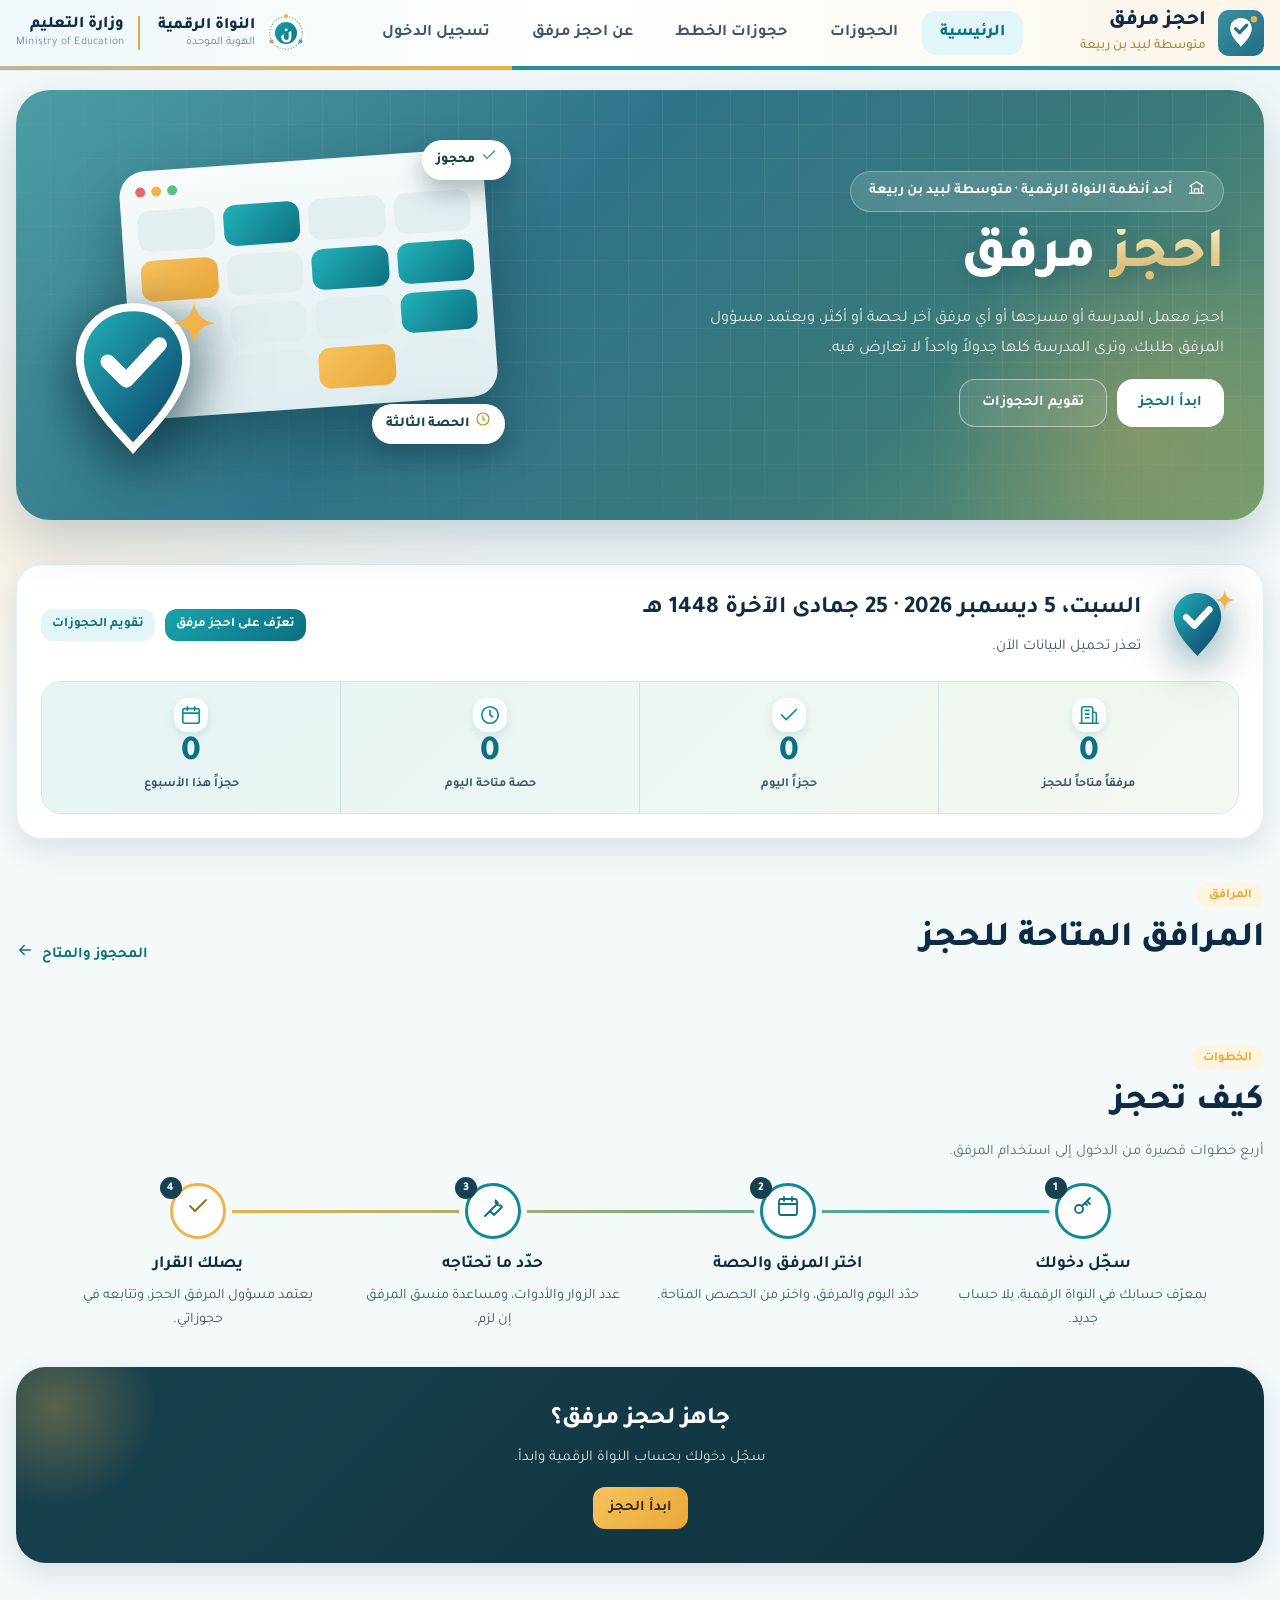
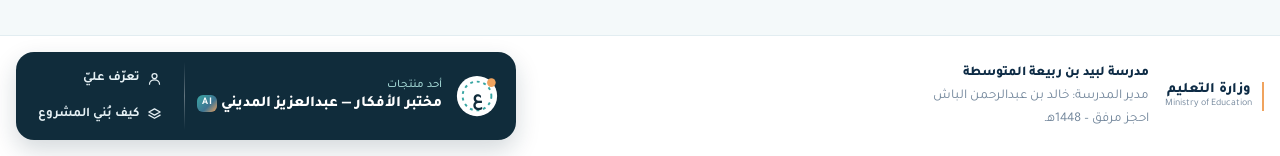
<file: site/index.html>
<!doctype html><html lang="ar" dir="rtl"><head><meta charset="utf-8"><meta name="viewport" content="width=device-width,initial-scale=1">
<title>احجز مرفق – متوسطة لبيد بن ربيعة</title><meta name="description" content="حجز مرافق متوسطة لبيد بن ربيعة، أحد أنظمة النواة الرقمية"><link rel="preconnect" href="https://fonts.googleapis.com"><link rel="preconnect" href="https://fonts.gstatic.com" crossorigin><link href="https://fonts.googleapis.com/css2?family=Tajawal:wght@400;500;700;800&display=swap" rel="stylesheet"><link rel="icon" href="favicon.svg" type="image/svg+xml"><link rel="stylesheet" href="assets/core.css"><link rel="stylesheet" href="assets/fb.css"></head><body class="pubsite">
<div id="hdr"></div>
<section class="hero3 hl"><div class="h3g"><div class="h3t"><span class="h3pill"><span class="tg" data-ico="school"></span>أحد أنظمة النواة الرقمية · متوسطة لبيد بن ربيعة</span>
<h1><em>احجز</em> مرفق</h1>
<p class="h3p">احجز معمل المدرسة أو مسرحها أو أي مرفق آخر لحصة أو أكثر، ويعتمد مسؤول المرفق طلبك، وترى المدرسة كلها جدولاً واحداً لا تعارض فيه.</p>
<div class="h3act"><a class="btn" href="book.html">ابدأ الحجز</a><a class="btn ghost" href="bookings.html">تقويم الحجوزات</a></div></div>
<div class="hart" aria-hidden="true"><div class="ha-card"><div class="ha-top"><i></i><i></i><i></i></div><div class="ha-grid"><i class=""></i><i class="a"></i><i class=""></i><i class=""></i><i class="p"></i><i class=""></i><i class="a"></i><i class="a"></i><i class=""></i><i class=""></i><i class=""></i><i class="a"></i><i class=""></i><i class=""></i><i class="p"></i><i class=""></i></div></div><div class="ha-mark" data-core></div><span class="ha-chip c1"><span data-ico="check"></span>محجوز</span><span class="ha-chip c2"><span data-ico="clock"></span>الحصة الثالثة</span></div></div></section>

<section class="hsec" id="intro"><div class="intro rv"><div class="intro-top"><span class="intro-e" data-core></span><div><h3 id="in-t">—</h3><p id="in-p">حجز مرافق المدرسة بالحصة، بحساب النواة الرقمية نفسه.</p></div><div class="intro-l"><a class="btn sm" href="about.html">تعرّف على احجز مرفق</a><a class="btn sm sec" href="bookings.html">تقويم الحجوزات</a></div></div>
<div class="nbar in-nb"><div class="nb"><span class="nb-i" data-ico="building"></span><b id="kF">0</b><small>مرفقاً متاحاً للحجز</small></div><div class="nb"><span class="nb-i" data-ico="check"></span><b id="kT">0</b><small>حجزاً اليوم</small></div><div class="nb"><span class="nb-i" data-ico="clock"></span><b id="kS">0</b><small>حصة متاحة اليوم</small></div><div class="nb"><span class="nb-i" data-ico="calendar"></span><b id="kW">0</b><small>حجزاً هذا الأسبوع</small></div></div></div></section>

<section class="hsec" id="tdy" hidden><div class="hh rv"><div><small>اليوم</small><h2>حجوزات اليوم</h2></div><a href="bookings.html" class="hl-a">التقويم كاملاً <i data-ico="arrow"></i></a></div><div class="bkcs wrap" id="tl"></div></section>

<section class="hsec" id="facs"><div class="hh rv"><div><small>المرافق</small><h2>المرافق المتاحة للحجز</h2></div><a href="bookings.html" class="hl-a">المحجوز والمتاح <i data-ico="arrow"></i></a></div>
<div class="wrap"><div class="fchips" id="fch"></div><div class="fcds" id="fl"></div></div></section>

<section class="hsec" id="how"><div class="hh rv"><div><small>الخطوات</small><h2>كيف تحجز</h2><p class="hh-d">أربع خطوات قصيرة من الدخول إلى استخدام المرفق.</p></div></div>
<ol class="tml rv">
<li><span class="tml-n"><i data-ico="key"></i></span><b>سجّل دخولك</b><p>بمعرّف حسابك في النواة الرقمية، بلا حساب جديد.</p></li>
<li><span class="tml-n"><i data-ico="calendar"></i></span><b>اختر المرفق والحصة</b><p>حدّد اليوم والمرفق، واختر من الحصص المتاحة.</p></li>
<li><span class="tml-n"><i data-ico="tool"></i></span><b>حدّد ما تحتاجه</b><p>عدد الزوار والأدوات، ومساعدة منسق المرفق إن لزم.</p></li>
<li><span class="tml-n"><i data-ico="check"></i></span><b>يصلك القرار</b><p>يعتمد مسؤول المرفق الحجز، وتتابعه في حجوزاتي.</p></li></ol></section>

<div class="ctab rv"><h2>جاهز لحجز مرفق؟</h2><p>سجّل دخولك بحساب النواة الرقمية وابدأ.</p><a class="btn gold" href="book.html">ابدأ الحجز</a></div>
<div id="ftr"></div>
<script src="assets/config.js"></script><script src="assets/chrome.js"></script><script src="assets/role-switch.js"></script><script src="assets/unified-kit.js"></script><script src="assets/about-icons.js"></script><script src="assets/pubfb.js"></script><script>
pubInit("index.html");
(function(){
  const $=(i)=>document.getElementById(i), today=pToday(), ws=pWeekStart(today);
  $("in-t").textContent=pDay(today)+" · "+pHijri(today);
  function paint(C){
    const F=C.facilities, P=C.periods, T=C.bookings.filter(b=>b.date===C.today), open=!C.closed_weekdays.includes(pDow(C.today)), np=nowPeriod(C);
    $("in-p").textContent=np.t+(np.sub?"، "+np.sub:"")+".";
    const left=P.filter(p=>p.bookable&&p.ends>C.now).map(p=>p.id);
    $("kF").textContent=F.length; $("kT").textContent=T.length; $("kW").textContent=C.bookings.length;
    $("kS").textContent=open?Math.max(0,F.length*left.length-T.reduce((n,b)=>n+b.periods.filter(id=>left.includes(id)).length,0)):0;
    $("tdy").hidden=!T.length; $("tl").innerHTML=T.map(b=>bkCard(C,b)).join("");
    facSection($("fl"),$("fch"),C);
  }
  const load=()=>pubCalendar(ws,pAdd(ws,6)).then(paint).catch(()=>{$("in-p").textContent="تعذر تحميل البيانات الآن.";});
  load(); setInterval(load,60000); document.addEventListener("visibilitychange",()=>{if(!document.hidden)load();});
})();
</script><script src="https://i3zalmadeni.github.io/digital-core/assets/report-kit.js?v=20261120a"></script><script>window.ReportKit&&ReportKit.install({system:"labeed_facilities",systemName:"احجز مرفق",root:["#main","main"]});</script></body></html>
</file>
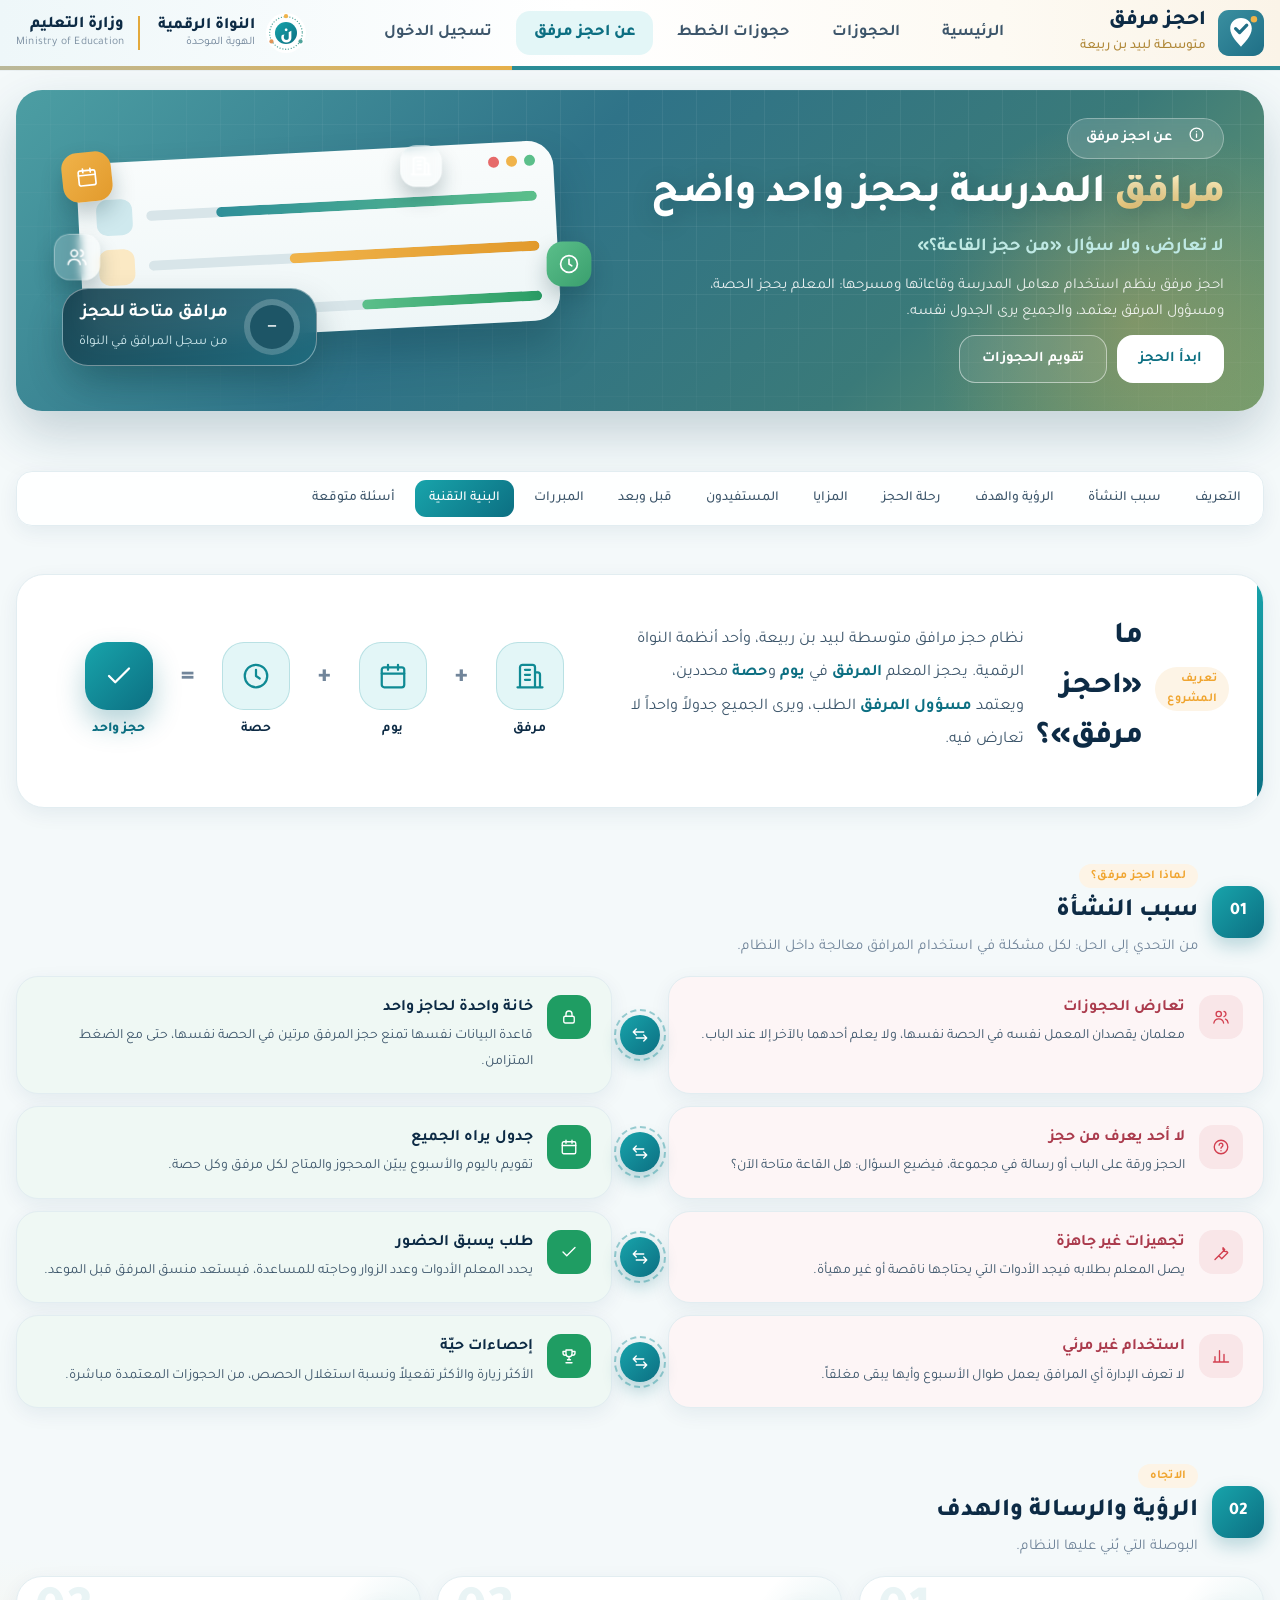
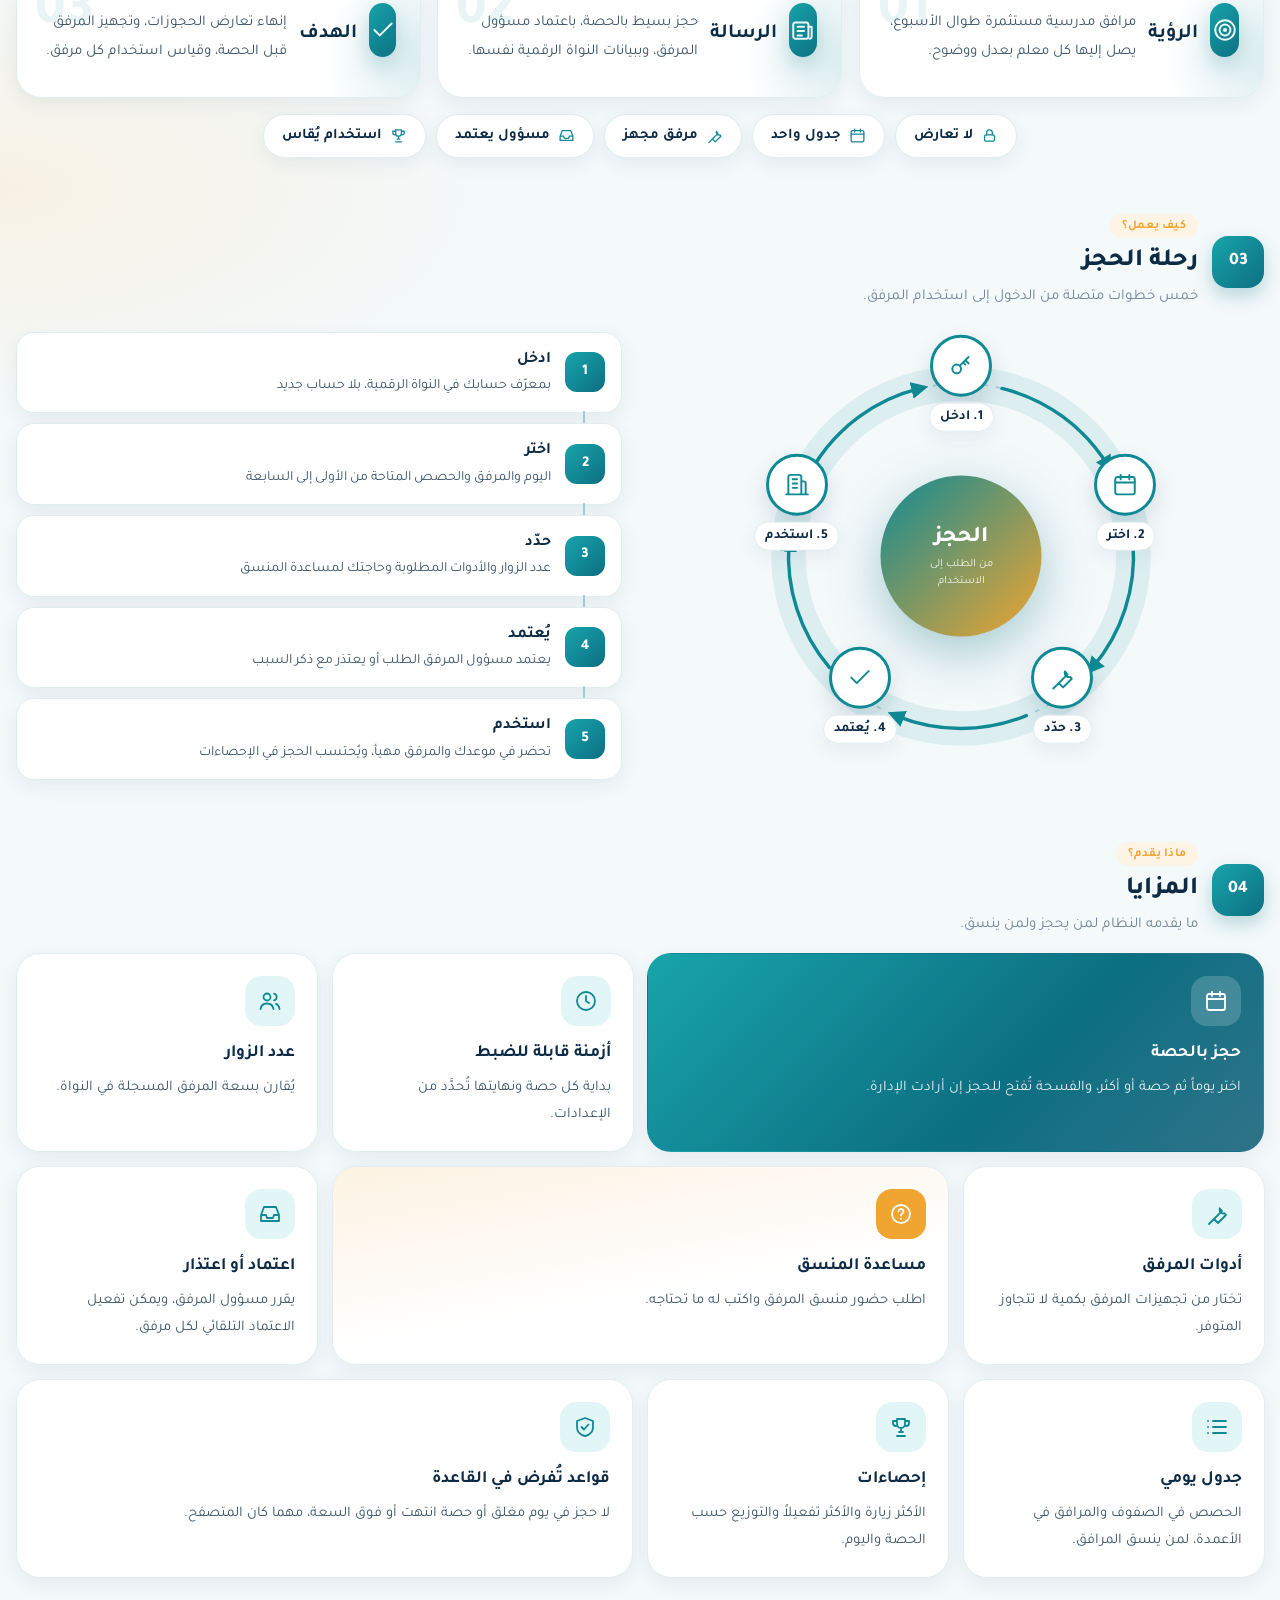
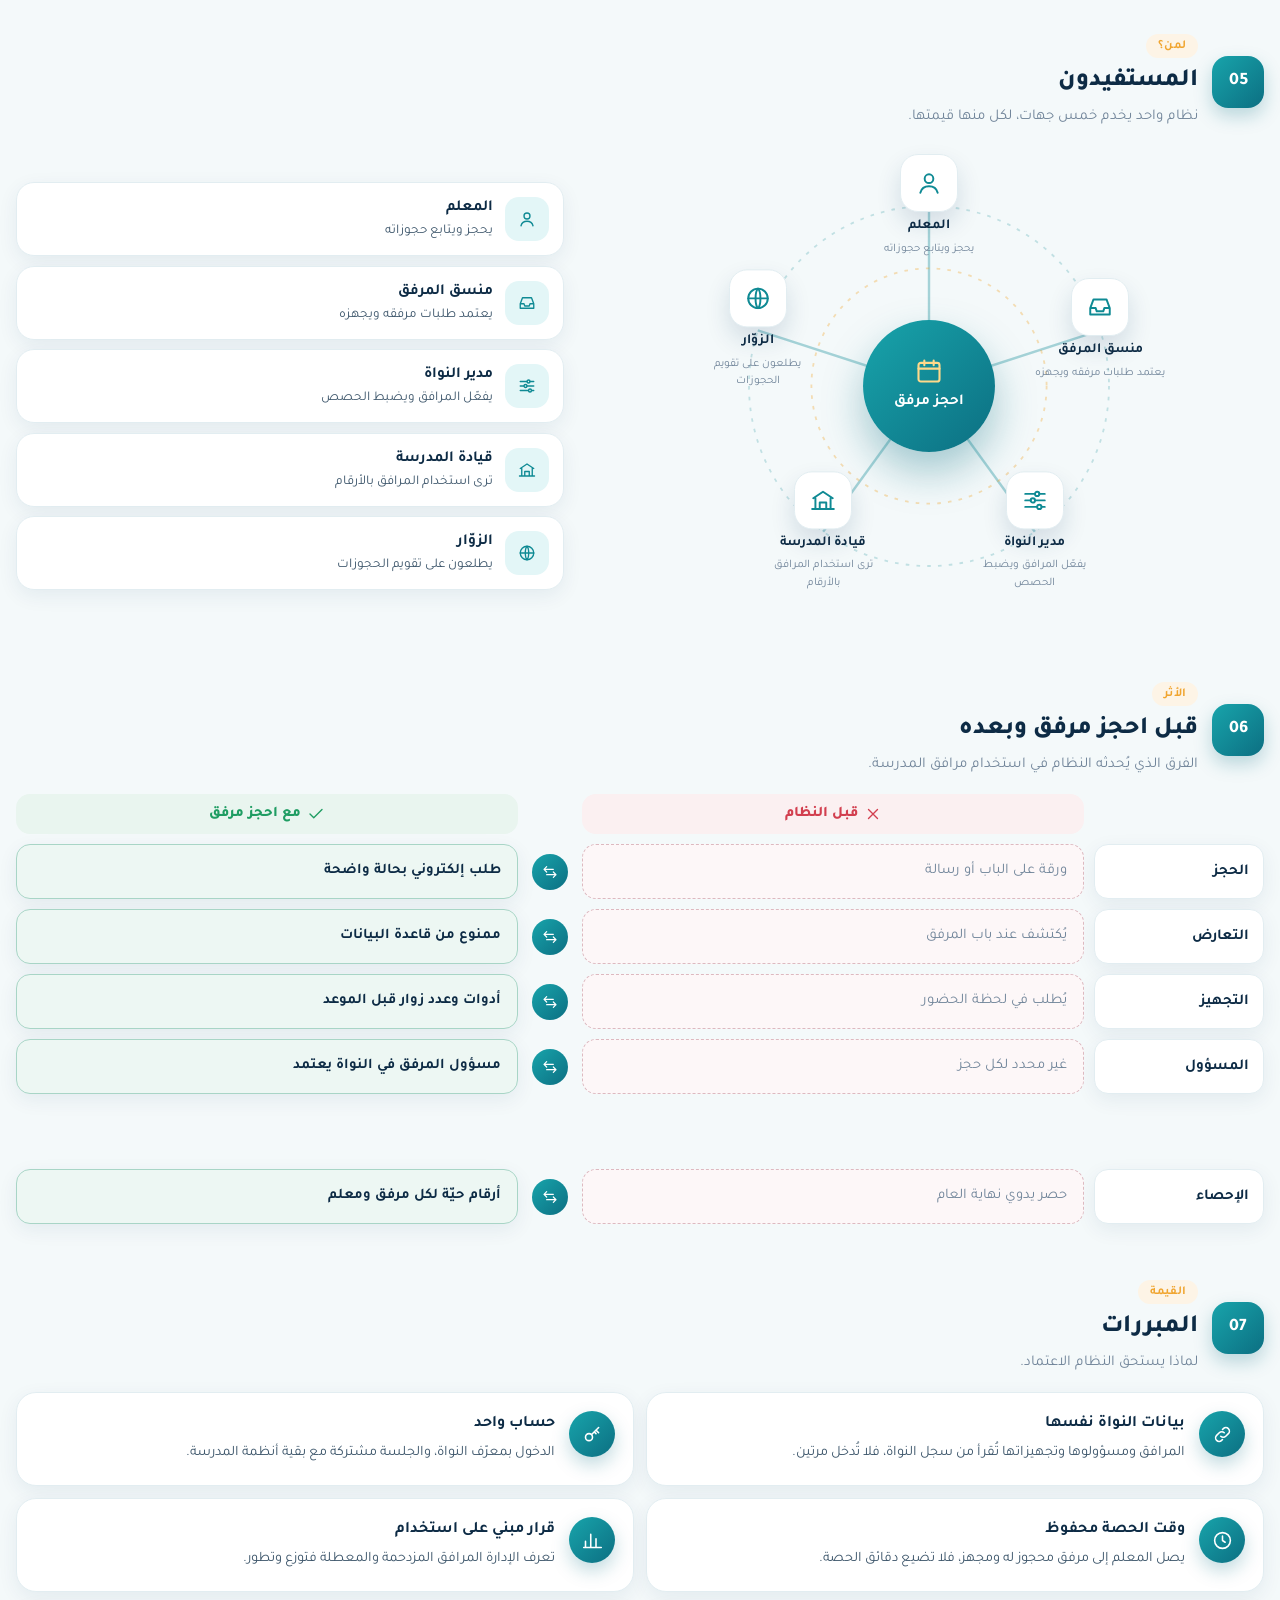
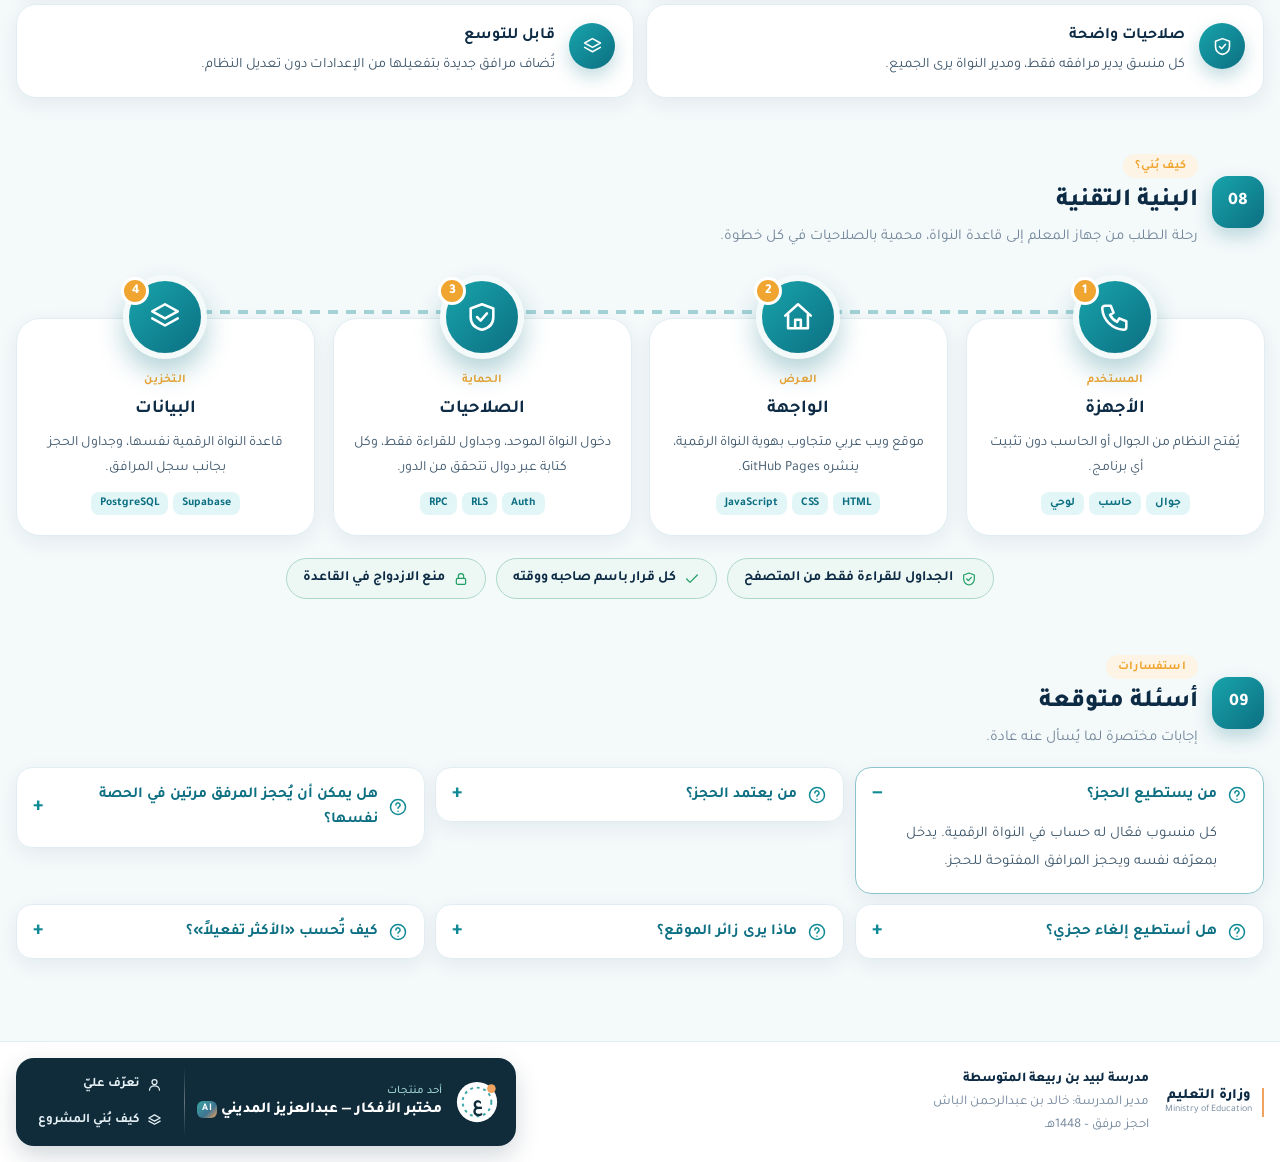
<file: site/about.html>
<!doctype html><html lang="ar" dir="rtl"><head><meta charset="utf-8"><meta name="viewport" content="width=device-width,initial-scale=1">
<title>عن احجز مرفق – متوسطة لبيد بن ربيعة</title><meta name="description" content="ما نظام احجز مرفق وكيف يعمل ولمن"><link rel="preconnect" href="https://fonts.googleapis.com"><link rel="preconnect" href="https://fonts.gstatic.com" crossorigin><link href="https://fonts.googleapis.com/css2?family=Tajawal:wght@400;500;700;800&display=swap" rel="stylesheet"><link rel="icon" href="favicon.svg" type="image/svg+xml"><link rel="stylesheet" href="assets/core.css"><link rel="stylesheet" href="assets/about.css"><link rel="stylesheet" href="assets/fb.css"></head><body class="pubsite">
<div id="hdr"></div>
<section class="hero3 slim"><div class="h3g"><div class="h3t"><span class="h3pill"><span class="tg" data-ico="info"></span>عن احجز مرفق</span><h1><em>مرافق</em> المدرسة بحجز واحد واضح</h1><p class="h3sub">لا تعارض، ولا سؤال «من حجز القاعة؟»</p><p class="h3p">احجز مرفق ينظم استخدام معامل المدرسة وقاعاتها ومسرحها: المعلم يحجز الحصة، ومسؤول المرفق يعتمد، والجميع يرى الجدول نفسه.</p><div class="h3chips"><span class="h3chip"><span class="tg" data-ico="calendar"></span>حجز بالحصة</span><span class="h3chip"><span class="tg" data-ico="check"></span>اعتماد المنسق</span><span class="h3chip"><span class="tg" data-ico="tool"></span>أدوات المرفق</span><span class="h3chip"><span class="tg" data-ico="chart"></span>إحصاءات الاستخدام</span></div><div class="h3act"><a class="btn" href="book.html">ابدأ الحجز</a><a class="btn ghost" href="bookings.html">تقويم الحجوزات</a></div></div><div class="illus" aria-hidden="true"><div class="win"><div class="dots"><i></i><i></i><i></i></div>
<div class="wrow"><div class="sq" style="background:#cfe9ee"></div><div class="tr"><i style="width:82%;background:linear-gradient(90deg,#2f8f99,#5bbf8a)"></i></div></div>
<div class="wrow"><div class="sq" style="background:#fbe9c4"></div><div class="tr"><i style="width:64%;background:linear-gradient(90deg,#f0b34a,#e29a2c)"></i></div></div>
<div class="wrow"><div class="sq" style="background:#d9efe2"></div><div class="tr"><i style="width:46%;background:linear-gradient(90deg,#5bbf8a,#2a9d65)"></i></div></div></div>
<div class="fl a" data-ico="calendar"></div><div class="fl b" data-ico="users"></div><div class="fl c" data-ico="clock"></div><div class="fl d" data-ico="building"></div>
<div class="gauge"><div class="ring" id="gring"><b id="gpct">—</b></div><div><strong>مرافق متاحة للحجز</strong><small id="gsub">من سجل المرافق في النواة</small></div></div></div></div></section><section class="sct" id="about"></section>
<div id="ftr"></div>
<script src="assets/config.js"></script><script src="assets/chrome.js"></script><script src="assets/role-switch.js"></script><script src="assets/unified-kit.js"></script><script src="assets/about-icons.js"></script><script src="assets/pubfb.js"></script><script src="assets/about.js"></script><script>pubInit("about.html");document.getElementById("about").innerHTML=aboutPage();document.querySelectorAll("#about [data-ico]").forEach(e=>e.innerHTML=ico(e.dataset.ico));aboutInit(document);
pubCalendar(pToday(),pToday()).then(c=>{document.getElementById("gpct").textContent=c.facilities.length;document.getElementById("gring").style.setProperty("--p",100);}).catch(()=>{});</script><script src="https://i3zalmadeni.github.io/digital-core/assets/report-kit.js?v=20261120a"></script><script>window.ReportKit&&ReportKit.install({system:"labeed_facilities",systemName:"احجز مرفق",root:["#main","main"]});</script></body></html>
</file>
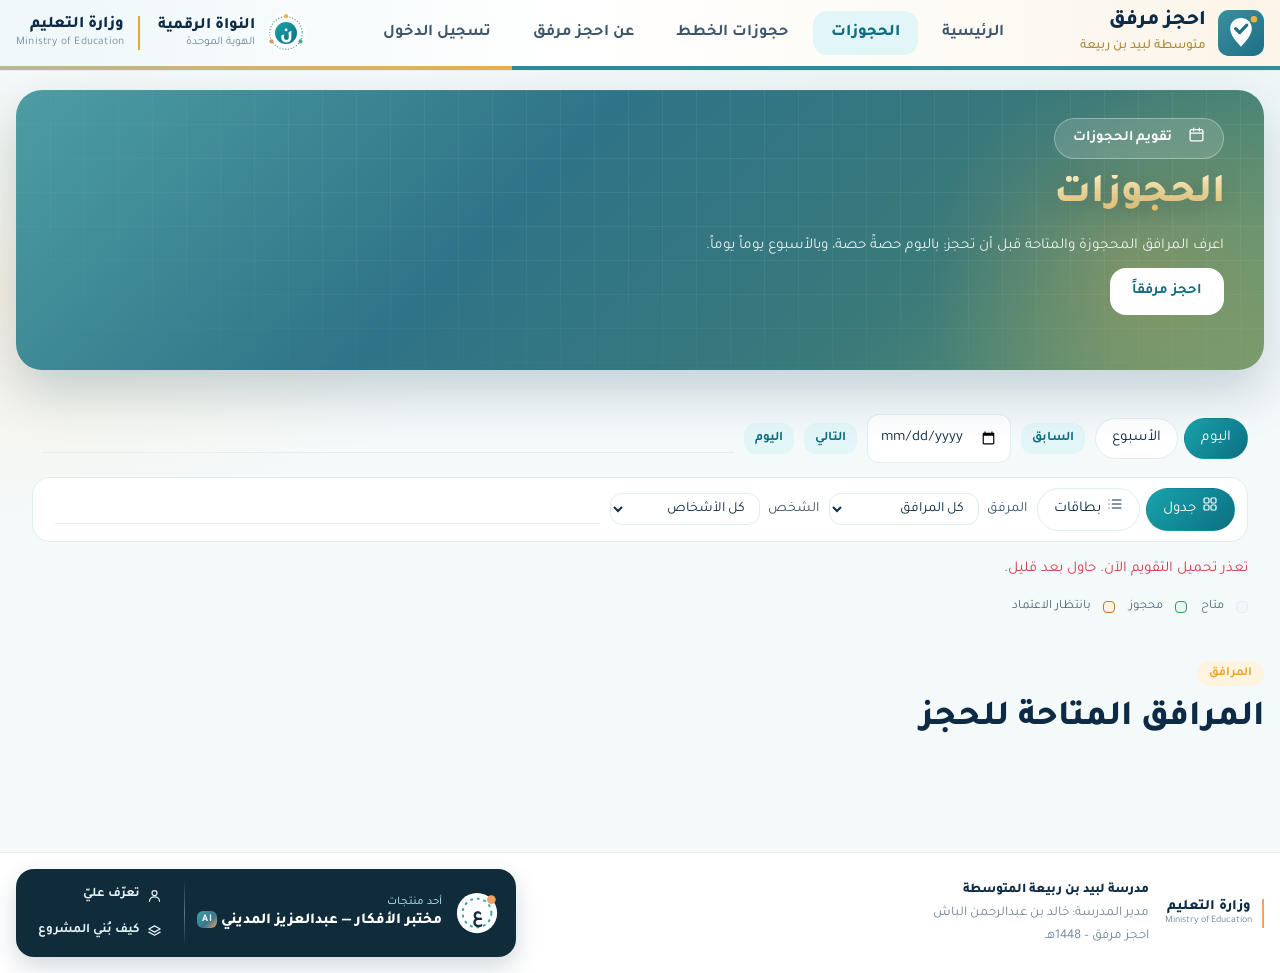
<file: site/bookings.html>
<!doctype html><html lang="ar" dir="rtl"><head><meta charset="utf-8"><meta name="viewport" content="width=device-width,initial-scale=1">
<title>الحجوزات – احجز مرفق</title><meta name="description" content="تقويم حجوزات مرافق متوسطة لبيد بن ربيعة باليوم والأسبوع"><link rel="preconnect" href="https://fonts.googleapis.com"><link rel="preconnect" href="https://fonts.gstatic.com" crossorigin><link href="https://fonts.googleapis.com/css2?family=Tajawal:wght@400;500;700;800&display=swap" rel="stylesheet"><link rel="icon" href="favicon.svg" type="image/svg+xml"><link rel="stylesheet" href="assets/core.css"><link rel="stylesheet" href="assets/fb.css"></head><body class="pubsite">
<div id="hdr"></div>
<section class="hero3 slim"><div class="h3g"><div class="h3t"><span class="h3pill"><span class="tg" data-ico="calendar"></span>تقويم الحجوزات</span><h1><em>الحجوزات</em></h1><p class="h3p">اعرف المرافق المحجوزة والمتاحة قبل أن تحجز: باليوم حصةً حصة، وبالأسبوع يوماً يوماً.</p><div class="h3act"><a class="btn" href="book.html">احجز مرفقاً</a></div></div></div></section>
<section class="hsec"><div class="wrap">
<div class="calbar"><div class="tabs" id="vw"><button data-v="day" class="on">اليوم</button><button data-v="week">الأسبوع</button></div>
<button class="btn sec sm" id="pv">السابق</button><input type="date" id="d" aria-label="التاريخ"><button class="btn sec sm" id="nx">التالي</button><button class="btn sec sm" id="td">اليوم</button><span class="sp"></span><span class="t" id="ttl"></span></div>
<div class="calbar fl2"><div class="tabs" id="md"><button data-m="table" class="on"><i data-ico="grid"></i>جدول</button><button data-m="cards"><i data-ico="list"></i>بطاقات</button></div>
<label class="flt"><span>المرفق</span><select id="fF"><option value="">كل المرافق</option></select></label>
<label class="flt"><span>الشخص</span><select id="fP"><option value="">كل الأشخاص</option></select></label>
<button class="btn sec sm" id="clr" hidden>إلغاء الفرز</button><span class="sp"></span><span class="cnt" id="cnt"></span></div>
<div id="cal"><p class="sub">جارٍ التحميل…</p></div>
<div class="lgd dk"><span><i class="f"></i>متاح</span><span><i class="a"></i>محجوز</span><span><i class="p"></i>بانتظار الاعتماد</span></div></div></section>
<section class="hsec"><div class="hh rv"><div><small>المرافق</small><h2>المرافق المتاحة للحجز</h2></div></div><div class="wrap"><div class="fchips" id="fch"></div><div class="fcds" id="fl"></div></div></section>
<div id="ftr"></div>
<script src="assets/config.js"></script><script src="assets/chrome.js"></script><script src="assets/role-switch.js"></script><script src="assets/unified-kit.js"></script><script src="assets/about-icons.js"></script><script src="assets/pubfb.js"></script><script>
pubInit("bookings.html");
(function(){
  const $=(i)=>document.getElementById(i), today=pToday();
  let view="day", mode="table", fF="", fP="", date=/^#\d{4}-\d\d-\d\d$/.test(location.hash)?location.hash.slice(1):today, C=null;
  const closed=(d)=>C.closed_weekdays.includes(pDow(d));
  const match=(b)=>(!fF||b.facility_id===fF)&&(!fP||b.booker===fP);
  const empty=(t)=>`<div class="card emp"><b>${t}</b><p class="sub" style="margin:4px 0 0">جرّب يوماً آخر أو ألغِ الفرز.</p></div>`;
  function fillFilters(){
    $("fF").innerHTML='<option value="">كل المرافق</option>'+C.facilities.map(f=>`<option value="${f.id}"${f.id===fF?" selected":""}>${pesc(f.name)}</option>`).join("");
    const names=[...new Set(C.bookings.map(b=>b.booker).filter(Boolean))].sort((a,b)=>a.localeCompare(b,"ar")); if(fP&&!names.includes(fP)) names.unshift(fP);
    $("fP").innerHTML='<option value="">كل الأشخاص</option>'+names.map(n=>`<option${n===fP?" selected":""}>${pesc(n)}</option>`).join("");
    $("clr").hidden=!(fF||fP);
  }
  function draw(){
    const F=C.facilities.filter(f=>!fF||f.id===fF), P=C.periods, ws=pWeekStart(date);
    const days=view==="day"?[date]:Array.from({length:7},(_,i)=>pAdd(ws,i)).filter(d=>!closed(d));
    const B=C.bookings.filter(b=>days.includes(b.date)&&match(b));
    $("d").value=date; fillFilters();
    document.querySelectorAll("#vw button").forEach(b=>b.classList.toggle("on",b.dataset.v===view));
    document.querySelectorAll("#md button").forEach(b=>b.classList.toggle("on",b.dataset.m===mode));
    $("ttl").textContent=view==="day"?pDay(date)+" · "+pHijri(date):`${pShort(ws)} – ${pShort(pAdd(ws,6))}`;
    $("cnt").textContent=B.length?`${B.length} حجز · ${B.reduce((n,b)=>n+b.periods.length,0)} حصة`:"";
    if(!C.facilities.length){$("cal").innerHTML='<p class="sub">لم تُفعَّل مرافق للحجز بعد.</p>';return;}
    if(view==="day"&&closed(date)){$("cal").innerHTML=`<div class="card emp"><b>${P_DAYS[pDow(date)]}</b><p class="sub" style="margin:4px 0 0">لا يُقبل الحجز في هذا اليوم.</p></div>`;return;}
    // ---- بطاقات ----
    if(mode==="cards"){
      if(!B.length){$("cal").innerHTML=empty("لا حجوزات مطابقة");return;}
      $("cal").innerHTML=days.map(d=>{const L=B.filter(b=>b.date===d).sort((x,y)=>((perOf(C,x)[0]||{}).starts||"")<((perOf(C,y)[0]||{}).starts||"")?-1:1); if(!L.length) return "";
        return (view==="week"?`<h3 class="dayh"><button type="button" data-d="${d}">${P_DAYS[pDow(d)]}${d===C.today?" · اليوم":""}</button><small>${pShort(d)} · ${L.length} حجز</small></h3>`:"")+`<div class="bkcs">${L.map(b=>bkCard(C,b)).join("")}</div>`;}).join("");
      return;
    }
    // ---- جدول اليوم: الحصص × المرافق ----
    const cellDay=(p,f)=>{const b=bookOf(C,date,f.id,p.id); if(!b) return '<span class="st free">متاح</span>'; if(!match(b)) return '<span class="st dim">محجوز</span>';
      return `<span class="st ${b.status}">${whoHTML(b)}<span class="st-f">${ico("building")}${pesc(f.name)}</span><em>${LBL[b.status]}</em></span>`;};
    if(view==="day"){
      $("cal").innerHTML=`<div class="tw card" style="padding:0"><table class="sch pubsch"><thead><tr><th>الحصة</th>${F.map(f=>`<th>${pesc(f.name)}</th>`).join("")}</tr></thead><tbody>${P.map(p=>p.bookable?`<tr class="${date===C.today&&p.starts<=C.now&&C.now<p.ends?"now":""}"><td><b>${pesc(p.name)}</b><br><small class="sub">${p.starts} – ${p.ends}</small></td>${F.map(f=>`<td>${cellDay(p,f)}</td>`).join("")}</tr>`:`<tr class="brkrow"><td colspan="${F.length+1}">${pesc(p.name)} · ${p.starts} – ${p.ends}</td></tr>`).join("")}</tbody></table></div>`;
      return;
    }
    // ---- جدول الأسبوع: الأيام × الحصص ----
    const PB=P.filter(p=>p.bookable);
    const chip=(b)=>`<span class="wchip ${b.status}" title="${LBL[b.status]}"><span class="who-p sm"><b>${pesc((b.booker||"")[0]||"")}</b>${b.photo?`<img src="${pPhoto(b.photo)}" alt="" loading="lazy" onerror="this.remove()">`:""}</span><span><b>${pesc(facName(C,b.facility_id))}</b><small>${pesc(b.booker||"")}${b.subject?" · "+pesc(b.subject):""}</small></span></span>`;
    $("cal").innerHTML=`<div class="tw card" style="padding:0"><table class="sch pubsch wkt"><thead><tr><th>اليوم</th>${PB.map(p=>`<th>${pesc(p.name)}<small>${p.starts} – ${p.ends}</small></th>`).join("")}</tr></thead><tbody>${days.map(d=>`<tr class="${d===C.today?"now":""}"><td><button type="button" class="dlink" data-d="${d}"><b>${P_DAYS[pDow(d)]}${d===C.today?" · اليوم":""}</b><small>${pShort(d)}</small></button></td>${PB.map(p=>{const L=B.filter(b=>b.date===d&&b.periods.includes(p.id));return `<td>${L.map(chip).join("")||'<span class="st free">—</span>'}</td>`;}).join("")}</tr>`).join("")}</tbody></table></div>`;
  }
  function load(){ const ws=pWeekStart(date); return pubCalendar(ws,pAdd(ws,6)).then(c=>{C=c;draw();facSection($("fl"),$("fch"),c);}).catch(()=>{$("cal").innerHTML='<p class="err">تعذر تحميل التقويم الآن. حاول بعد قليل.</p>';}); }
  const go=(d)=>{date=d;history.replaceState(null,"","#"+d);load();};
  $("vw").onclick=(e)=>{const b=e.target.closest("[data-v]");if(b){view=b.dataset.v;C&&draw();}};
  $("md").onclick=(e)=>{const b=e.target.closest("[data-m]");if(b){mode=b.dataset.m;C&&draw();}};
  $("fF").onchange=(e)=>{fF=e.target.value;draw();}; $("fP").onchange=(e)=>{fP=e.target.value;draw();};
  $("clr").onclick=()=>{fF="";fP="";draw();};
  $("pv").onclick=()=>go(pAdd(date,view==="day"?-1:-7)); $("nx").onclick=()=>go(pAdd(date,view==="day"?1:7)); $("td").onclick=()=>go(today);
  $("d").onchange=(e)=>e.target.value&&go(e.target.value);
  $("cal").onclick=(e)=>{const b=e.target.closest("[data-d]");if(b){view="day";go(b.dataset.d);}};
  if(matchMedia("(max-width:700px)").matches) mode="cards";
  load();
})();
</script><script src="https://i3zalmadeni.github.io/digital-core/assets/report-kit.js?v=20261120a"></script><script>window.ReportKit&&ReportKit.install({system:"labeed_facilities",systemName:"احجز مرفق",root:["#main","main"]});</script></body></html>
</file>
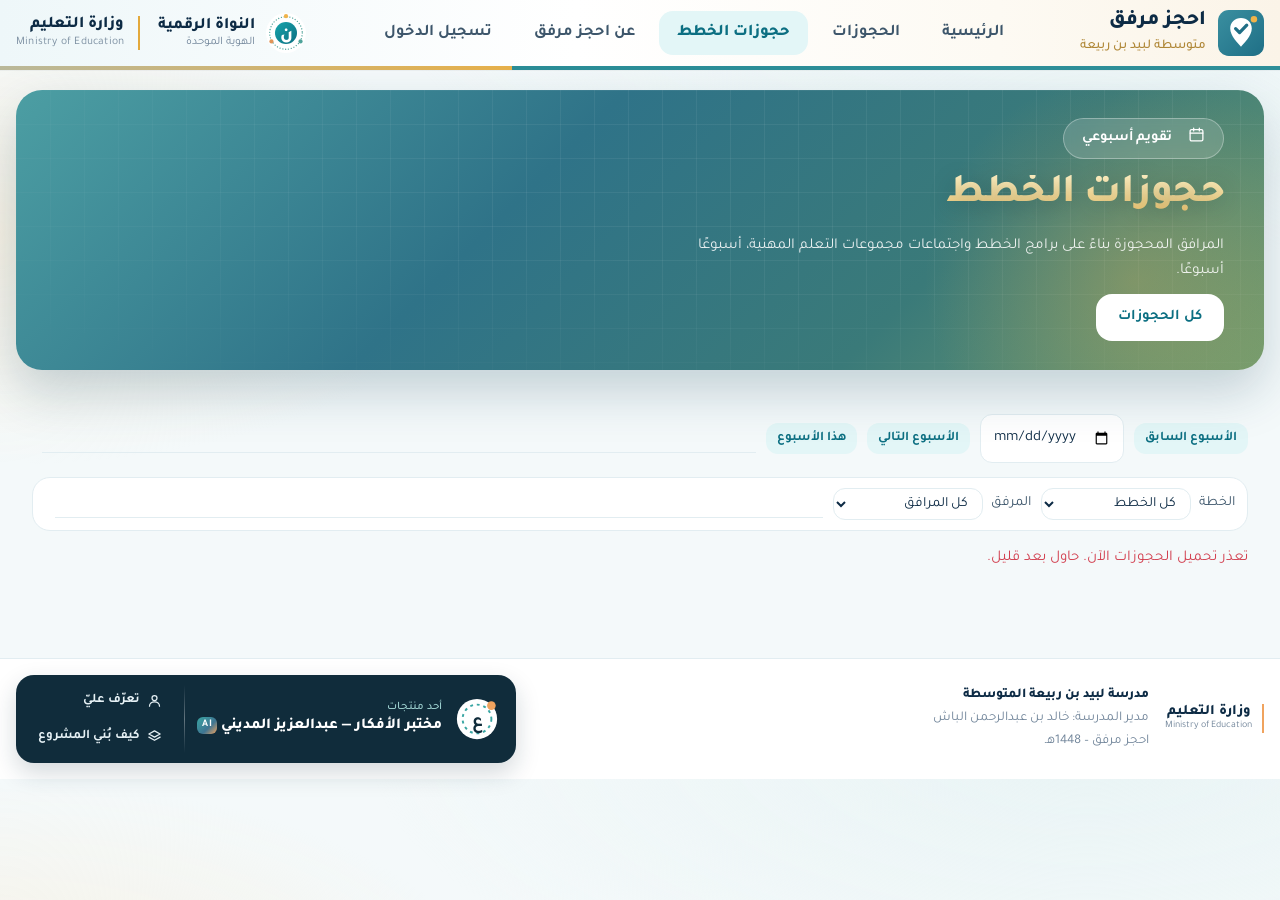
<file: site/plans.html>
<!doctype html><html lang="ar" dir="rtl"><head><meta charset="utf-8"><meta name="viewport" content="width=device-width,initial-scale=1">
<title>حجوزات الخطط – احجز مرفق</title><meta name="description" content="المرافق المحجوزة بناءً على الخطط والبرامج، في تقويم أسبوعي"><link rel="preconnect" href="https://fonts.googleapis.com"><link rel="preconnect" href="https://fonts.gstatic.com" crossorigin><link href="https://fonts.googleapis.com/css2?family=Tajawal:wght@400;500;700;800&display=swap" rel="stylesheet"><link rel="icon" href="favicon.svg" type="image/svg+xml"><link rel="stylesheet" href="assets/core.css"><link rel="stylesheet" href="assets/fb.css"></head><body class="pubsite">
<div id="hdr"></div>
<section class="hero3 slim"><div class="h3g"><div class="h3t"><span class="h3pill"><span class="tg" data-ico="calendar"></span>تقويم أسبوعي</span><h1><em>حجوزات الخطط</em></h1><p class="h3p">المرافق المحجوزة بناءً على برامج الخطط واجتماعات مجموعات التعلم المهنية، أسبوعًا أسبوعًا.</p><div class="h3act"><a class="btn" href="bookings.html">كل الحجوزات</a></div></div></div></section>
<section class="hsec"><div class="wrap">
<div class="calbar"><button class="btn sec sm" id="pv">الأسبوع السابق</button><input type="date" id="d" aria-label="التاريخ"><button class="btn sec sm" id="nx">الأسبوع التالي</button><button class="btn sec sm" id="td">هذا الأسبوع</button><span class="sp"></span><span class="t" id="ttl"></span></div>
<div class="calbar fl2"><label class="flt"><span>الخطة</span><select id="fPl"><option value="">كل الخطط</option></select></label><label class="flt"><span>المرفق</span><select id="fF"><option value="">كل المرافق</option></select></label>
<button class="btn sec sm" id="clr" hidden>إلغاء الفرز</button><span class="sp"></span><span class="cnt" id="cnt"></span></div>
<div id="cal"><p class="sub">جارٍ التحميل…</p></div>
<div class="lgd dk" id="lg"></div></div></section>
<div id="ftr"></div>
<script src="assets/config.js"></script><script src="assets/chrome.js"></script><script src="assets/role-switch.js"></script><script src="assets/unified-kit.js"></script><script src="assets/about-icons.js"></script><script src="assets/pubfb.js"></script><script>
pubInit("plans.html");
(function(){
  const $=(i)=>document.getElementById(i), today=pToday();
  let date=/^#\d{4}-\d\d-\d\d$/.test(location.hash)?location.hash.slice(1):today, C=null, PB=new Map(), fPl="", fF="";
  const hue=(s)=>{let h=7;for(const c of String(s||"x"))h=(h*31+c.charCodeAt(0))>>>0;return h%360;};
  const col=(plan)=>{const h=hue(plan);return `--pb:hsl(${h} 55% 92%);--pf:hsl(${h} 55% 28%);--pl:hsl(${h} 60% 45%)`;};
  const planOf=(b)=>(PB.get(b.id)||{}).plan||"بلا خطة";
  function load(){const ws=pWeekStart(date),we=pAdd(ws,6);
    const url=(fn,body)=>fetch(APP_CONFIG.supabaseUrl+"/rest/v1/rpc/"+fn,{method:"POST",headers:{apikey:APP_CONFIG.supabaseKey,"content-type":"application/json"},body:JSON.stringify(body)}).then(r=>{if(!r.ok)throw new Error(fn);return r.json();});
    return Promise.all([pubCalendar(ws,we),url("fb_public_plan_bookings",{p_from:ws,p_to:we})]).then(([c,pl])=>{C=c;PB=new Map(pl.map(x=>[x.booking_id,x]));draw();}).catch(()=>{$("cal").innerHTML='<p class="err">تعذر تحميل الحجوزات الآن. حاول بعد قليل.</p>';});}
  function draw(){
    const ws=pWeekStart(date), days=Array.from({length:7},(_,i)=>pAdd(ws,i)).filter(d=>!C.closed_weekdays.includes(pDow(d)));
    const all=C.bookings.filter(b=>PB.has(b.id)&&days.includes(b.date));
    const plans=[...new Set(all.map(planOf))].sort((a,b)=>a.localeCompare(b,"ar")), facs=C.facilities.filter(f=>all.some(b=>b.facility_id===f.id));
    $("fPl").innerHTML='<option value="">كل الخطط</option>'+plans.map(p=>`<option${p===fPl?" selected":""}>${pesc(p)}</option>`).join("");
    $("fF").innerHTML='<option value="">كل المرافق</option>'+facs.map(f=>`<option value="${f.id}"${f.id===fF?" selected":""}>${pesc(f.name)}</option>`).join("");
    $("clr").hidden=!(fPl||fF); $("d").value=date; $("ttl").textContent=`${pShort(ws)} – ${pShort(pAdd(ws,6))}`;
    const B=all.filter(b=>(!fPl||planOf(b)===fPl)&&(!fF||b.facility_id===fF));
    $("cnt").textContent=B.length?`${B.length} حجز · ${new Set(B.map(planOf)).size} خطة`:"";
    $("lg").innerHTML=[...new Set(B.map(planOf))].map(p=>`<span style="${col(p)}"><i style="background:var(--pl)"></i>${pesc(p)}</span>`).join("");
    if(!B.length){$("cal").innerHTML='<div class="card emp"><b>لا حجوزات للخطط في هذا الأسبوع</b><p class="sub" style="margin:4px 0 0">تظهر هنا المرافق التي تُحجز من برامج الخطط واجتماعات مجموعات التعلم المهنية.</p></div>';return;}
    const P=C.periods.filter(p=>p.bookable), chip=(b)=>{const x=PB.get(b.id)||{};return `<span class="pgchip" style="${col(planOf(b))}" title="${pesc(x.program||"")}"><b>${pesc(x.program||b.purpose||"برنامج")}</b><small>${pesc(planOf(b))}</small><em>${pesc(facName(C,b.facility_id))}</em></span>`;};
    $("cal").innerHTML=`<div class="tw card" style="padding:0"><table class="sch pubsch wkt pgt"><thead><tr><th>الحصة</th>${days.map(d=>`<th class="${d===C.today?"tdh":""}">${P_DAYS[pDow(d)]}<small>${pShort(d)}${d===C.today?" · اليوم":""}</small></th>`).join("")}</tr></thead><tbody>${P.map(p=>`<tr><td><b>${pesc(p.name)}</b><small class="mut">${p.starts} – ${p.ends}</small></td>${days.map(d=>{const L=B.filter(b=>b.date===d&&b.periods.includes(p.id));return `<td>${L.map(chip).join("")||'<span class="pgno">—</span>'}</td>`;}).join("")}</tr>`).join("")}</tbody></table></div>`;
  }
  const go=(d)=>{date=d;history.replaceState(null,"","#"+d);load();};
  $("fPl").onchange=(e)=>{fPl=e.target.value;draw();}; $("fF").onchange=(e)=>{fF=e.target.value;draw();}; $("clr").onclick=()=>{fPl="";fF="";draw();};
  $("pv").onclick=()=>go(pAdd(date,-7)); $("nx").onclick=()=>go(pAdd(date,7)); $("td").onclick=()=>go(today); $("d").onchange=(e)=>e.target.value&&go(e.target.value);
  load();
})();
</script><script src="https://i3zalmadeni.github.io/digital-core/assets/report-kit.js?v=20261120a"></script><script>window.ReportKit&&ReportKit.install({system:"labeed_facilities",systemName:"احجز مرفق",root:["#main","main"]});</script></body></html>
</file>
<file: site/assets/core.css>
/* الهوية البصرية مستنسخة من «الخطط الذكية – متوسطة لبيد بن ربيعة» (labeedsch.github.io/1448) لتوحيد هوية المدرسة
   الرموز: تيل (brand) + ذهبي (gold) + كحلي مخضرّ داكن (navy) + خلفيات بطاقات مُلوّنة هادئة (c0..c5) */
:root{--bg:#f4f9fa;--surface:#fff;--soft:#eef8fa;--ink:#0d2b45;--ink2:#3d566b;--muted:#71859a;--line:#e2edf1;
--brand:#0f8a94;--brand2:#0c6f82;--brandsoft:#e3f6f7;--ok:#1f9d63;--info:#2f6fc4;--bad:#d23f4f;--warn:#c27a12;
--gold:#f0b34a;--gold2:#d9a441;--goldink:#a97b1f;--acc2:#f0a530;--acc2soft:#fff4e0;
--navy:#17414f;--navy2:#0f2f3b;--navy3:#215463;
--grad:linear-gradient(135deg,#18a4ab,#0c6f82);--hv:linear-gradient(135deg,#18a4ab 0%,#0c6f82 60%,#2f7388 100%);--acc2ink:#a35f0a;
--herobg:linear-gradient(135deg,#4c9ea3 0%,#2f6f84 42%,#3a7a79 72%,#6f9b6f 100%);
--hdrbg:#fff;--moe:#07a869;--moe2:#0da9a6;--moenavy:#15445a;
--stripe:#07a869;
--shadow:0 6px 20px rgba(13,59,102,.07);--shadow2:0 10px 28px rgba(13,59,102,.12);
--c0b:#e3f6f7;--c0f:#0f8a94;--c1b:#eaf0fb;--c1f:#2f5ea8;--c2b:#f3ecfb;--c2f:#7a4bb5;--c3b:#fdf2e3;--c3f:#b86d0c;--c4b:#e8f6ee;--c4f:#24895a;--c5b:#fcebee;--c5f:#b8434f;
--font:"Tajawal","Segoe UI",Tahoma,sans-serif;color-scheme:light}
@media (prefers-color-scheme:dark){:root:not([data-theme="light"]){--bg:#0b1a24;--surface:#11242f;--soft:#0f2230;--ink:#e3f0f5;--ink2:#b5c9d4;--muted:#8aa1b0;--line:#1f3a48;--brand:#3cc4c9;--brand2:#62d3d6;--brandsoft:#143a42;--acc2soft:#3a2a12;--hdrbg:#11242f;--herobg:linear-gradient(135deg,#1d5b66 0%,#173f56 45%,#1d4a4c 75%,#35603f 100%);--shadow:0 6px 20px rgba(0,0,0,.3);--shadow2:0 10px 28px rgba(0,0,0,.4);--c0b:#123c43;--c0f:#5fd0d4;--c1b:#17294a;--c1f:#8fb1ee;--c2b:#2a1f40;--c2f:#c3a2ec;--c3b:#3a2a12;--c3f:#f0b75a;--c4b:#133325;--c4f:#6fd3a0;--c5b:#3d1c22;--c5f:#f0909a;color-scheme:dark}}
:root[data-theme="dark"]{--bg:#0b1a24;--surface:#11242f;--soft:#0f2230;--ink:#e3f0f5;--ink2:#b5c9d4;--muted:#8aa1b0;--line:#1f3a48;--brand:#3cc4c9;--brand2:#62d3d6;--brandsoft:#143a42;--acc2soft:#3a2a12;--hdrbg:#11242f;--herobg:linear-gradient(135deg,#1d5b66 0%,#173f56 45%,#1d4a4c 75%,#35603f 100%);--shadow:0 6px 20px rgba(0,0,0,.3);--shadow2:0 10px 28px rgba(0,0,0,.4);--c0b:#123c43;--c0f:#5fd0d4;--c1b:#17294a;--c1f:#8fb1ee;--c2b:#2a1f40;--c2f:#c3a2ec;--c3b:#3a2a12;--c3f:#f0b75a;--c4b:#133325;--c4f:#6fd3a0;--c5b:#3d1c22;--c5f:#f0909a;color-scheme:dark}
*{box-sizing:border-box}
body{margin:0;background:var(--bg);color:var(--ink);font-family:var(--font);font-size:15px;line-height:1.65;direction:rtl}
a{color:var(--brand)} h1,h2,h3{text-wrap:balance;margin:0}
.wrap{max-width:1280px;margin:0 auto;padding-inline:16px}
.ico{width:18px;height:18px;stroke:currentColor;fill:none;stroke-width:1.8;stroke-linecap:round;stroke-linejoin:round;flex:none}

/* الترويسة: هوية وزارة التعليم، خلفية بيضاء وشريط أخضر موحّد */
header{position:sticky;top:0;z-index:40;background:var(--hdrbg);border-bottom:0}
:root{--sp:0}
header::after{content:"";display:block;height:3px;
  background:
    linear-gradient(90deg,transparent,#f0b34a 45%,#f6c25e 55%,transparent) calc((1 - var(--sp))*100%) 0/34% 100% no-repeat,
    linear-gradient(90deg,#07a869,#0da9a6 50%,#07a869)}
@media (prefers-reduced-motion:reduce){header::after{background:linear-gradient(90deg,#07a869,#f0b34a 50%,#07a869)}}
.top{display:flex;align-items:center;gap:18px;padding-block:10px;flex-wrap:wrap}
.bm{display:flex;align-items:center;gap:10px;text-decoration:none;color:var(--ink)} .bm svg{width:40px;height:40px}
.bm b{display:block;font-size:1.05rem;font-weight:800} .bm small{display:block;color:var(--ink2);font-size:.78rem;font-weight:500}
nav{display:flex;gap:4px;flex:1;justify-content:center;flex-wrap:wrap}
nav a{position:relative;white-space:nowrap;padding:8px 14px;color:var(--ink2);text-decoration:none;font-weight:500;border-radius:12px}
nav a:hover{color:var(--brand2)}
nav a.on{color:var(--brand2);font-weight:700}
.lab-foot{border-top:1px solid var(--line);border-image:none;background:var(--surface);margin-top:28px}
.lab-foot .lf{display:flex;align-items:center;justify-content:space-between;gap:20px;flex-wrap:wrap;padding-block:15px}
.lf-id{display:flex;align-items:center;gap:16px;flex-wrap:wrap}
body .lab-foot .moe,.astick~* .lab-foot .moe{display:flex;border-inline-start-color:#e0955a}
.lf-id .mid{display:flex;flex-direction:column;font-size:.85rem;color:var(--ink2)} .lf-id .mid b{color:var(--ink);font-size:.95rem}
.lf-card{box-sizing:border-box;display:flex;align-items:center;gap:12px;width:487px;max-width:100%;min-height:81px;background:#1b2a3a;color:#fff;border-radius:20px;padding:15px 20px 15px 18px;box-shadow:0 10px 26px rgba(13,43,69,.22)}
.lf-brand{display:flex;align-items:center;gap:10px;flex:1 1 auto;min-width:0}
.lf-logo{width:41px;height:41px;flex:none}
.lf-brand small{display:block;font-size:.78rem;color:#9fb3c4;line-height:1.2} .lf-brand b{display:block;font-size:.96rem;font-weight:800;line-height:1.35;white-space:nowrap}
.lf-ai{font-style:normal;font-size:.68rem;font-weight:800;padding:1px 7px;border-radius:7px;color:#fff;background:linear-gradient(135deg,#3f8f98,#d99a5e);vertical-align:middle;margin-inline-start:4px}
.lf-sep{align-self:stretch;width:1px;background:rgba(255,255,255,.16);flex:none}
.lf-links{display:flex;flex-direction:column;gap:9px;flex:none}
.lf-links a,.lf-soon{display:flex;align-items:center;gap:9px;color:#fff;text-decoration:none;font-weight:700;font-size:.84rem;white-space:nowrap}
.lf-links a:hover{color:#f0b34a} .lf-links .ico{width:16px;height:16px}
.lf-soon{opacity:.7;cursor:default} .lf-soon em{display:none}
.lf-ring{transform-box:view-box;transform-origin:60px 60px;animation:lfspin 18s linear infinite}
.lf-orb{transform-box:view-box;transform-origin:60px 60px;animation:lfspin 7s linear infinite}
@keyframes lfspin{to{transform:rotate(360deg)}}
@media (prefers-reduced-motion:reduce){.lf-ring,.lf-orb{animation:none}}
@media (max-width:760px){.lab-foot .lf{flex-direction:column;align-items:stretch}.lf-card{width:100%;flex-wrap:wrap;justify-content:space-between;border-radius:18px}.lf-brand b{white-space:normal}.lf-sep{display:none}.lf-links{flex-direction:row;flex-wrap:wrap;gap:14px}}
@media print{.lab-foot{display:none}}

/* ===== مكوّنات النواة على الهوية ===== */
.top{justify-content:space-between}
nav{justify-content:flex-end}
nav a:hover{background:var(--brandsoft)}
.navtoggle{display:none;background:none;border:1px solid var(--line);border-radius:10px;padding:6px 10px;color:var(--ink);font:inherit;cursor:pointer}
@media (max-width:860px){.navtoggle{display:block;margin-inline-start:auto}nav{display:none;flex-basis:100%;flex-direction:column}nav.open{display:flex}nav a.on::after{display:none}nav a.on{background:var(--brandsoft)}}
h2{font-weight:800;font-size:1.5rem;color:var(--ink)} .sub{color:var(--ink2);margin:2px 0 18px}
h3.sec{margin:24px 0 10px;font-size:1.05rem;color:var(--brand2);font-weight:800}
.btn{display:inline-flex;align-items:center;gap:6px;background:var(--grad);color:#fff;border:0;border-radius:12px;padding:9px 16px;font:inherit;font-weight:700;cursor:pointer;text-decoration:none;font-size:.92rem;width:auto;transition:transform .15s,box-shadow .15s}
.btn:hover{transform:translateY(-2px);box-shadow:var(--shadow2)}
.btn.sec{background:var(--brandsoft);color:var(--brand2)} .btn.bad{background:var(--bad);color:#fff} .btn.sm{padding:5px 11px;font-size:.82rem}
.btn.gold{background:linear-gradient(135deg,#f6c25e,#eaa83a);color:#3b2a06}
.card{background:var(--surface);border:1px solid var(--line);border-radius:20px;padding:18px;box-shadow:var(--shadow);transition:transform .2s,box-shadow .2s}
.grid{display:grid;grid-template-columns:repeat(auto-fit,minmax(min(210px,100%),1fr));gap:14px}
.grid>.card:hover,.stat:hover{transform:translateY(-4px);box-shadow:var(--shadow2)}
.stat{border-radius:20px;padding:16px 18px;border:1px solid transparent;background:var(--c0b);color:var(--c0f);box-shadow:var(--shadow);transition:transform .2s,box-shadow .2s}
.grid>.stat:nth-child(6n+2){background:var(--c1b);color:var(--c1f)}.grid>.stat:nth-child(6n+3){background:var(--c2b);color:var(--c2f)}
.grid>.stat:nth-child(6n+4){background:var(--c3b);color:var(--c3f)}.grid>.stat:nth-child(6n+5){background:var(--c4b);color:var(--c4f)}.grid>.stat:nth-child(6n+6){background:var(--c5b);color:var(--c5f)}
.stat b{display:block;font-size:2rem;font-weight:800}.stat span{color:var(--ink2);font-size:.85rem}
table{width:100%;border-collapse:collapse;background:var(--surface);border:1px solid var(--line);border-radius:16px;overflow:hidden}
th,td{padding:10px 12px;text-align:right;border-bottom:1px solid var(--line);font-size:.92rem}th{background:var(--soft);color:var(--ink2);font-weight:700}
tbody tr{transition:background .15s}tbody tr:hover{background:var(--soft)}
input,select,textarea{font:inherit;padding:10px 12px;border-radius:12px;border:1px solid var(--line);width:100%;background:var(--surface);color:var(--ink)}
input:focus,select:focus,textarea:focus{outline:2px solid var(--brand);outline-offset:1px}
textarea{min-height:80px}
.badge{display:inline-block;padding:2px 10px;border-radius:99px;font-size:.78rem;background:var(--soft);color:var(--ink2)}
.badge.ok{background:var(--c4b);color:var(--c4f)}.badge.warn{background:var(--c3b);color:var(--c3f)}.badge.bad{background:var(--c5b);color:var(--c5f)}
.bar{display:flex;gap:8px;flex-wrap:wrap;margin-bottom:14px;align-items:center}.bar>*{width:auto;flex:1 1 160px}.bar .btn{flex:0 0 auto}
.ov{position:fixed;inset:0;background:rgba(10,30,40,.5);display:flex;align-items:flex-start;justify-content:center;overflow:auto;padding:20px;z-index:50;animation:fin .2s}
.md{background:var(--surface);border-radius:22px;padding:22px;width:100%;max-width:640px;box-shadow:var(--shadow2);animation:rise .25s}
.md{position:relative}
.md>.mx{position:absolute;top:12px;inset-inline-end:12px;width:38px;height:38px;min-height:0;display:grid;place-items:center;padding:0;margin:0;border-radius:50%;border:1px solid var(--line,#e2edf1);background:var(--surface,#fff);color:var(--ink2,#3d566b);cursor:pointer;box-shadow:none;transform:none;z-index:3;transition:background .15s,color .15s}
.md>.mx svg{width:18px;height:18px;fill:none;stroke:currentColor;stroke-width:2.2;stroke-linecap:round;stroke-linejoin:round}
.md>.mx:hover{background:var(--soft,#eef8fa);color:var(--ink,#0d2b45)}.md>.mx:focus-visible{outline:3px solid #f0b34a;outline-offset:2px}
.md>.mx+*{padding-inline-end:46px}
.fg{display:grid;grid-template-columns:repeat(auto-fit,minmax(min(220px,100%),1fr));gap:10px}.fg label,.md label{display:block;font-size:.85rem;color:var(--ink2);margin:6px 0 3px}.fg .full{grid-column:1/-1}
.tabs{display:flex;gap:6px;margin:0 0 16px;flex-wrap:wrap}.tabs button{width:auto;background:var(--surface);color:var(--ink);border:1px solid var(--line);border-radius:99px;padding:7px 16px;font:inherit;cursor:pointer}.tabs button.on{background:var(--grad);color:#fff;border-color:transparent}
.toast{position:fixed;bottom:18px;left:50%;transform:translateX(-50%);background:var(--navy);color:#fff;padding:10px 18px;border-radius:14px;z-index:99;animation:rise .25s}.toast.bad{background:var(--bad)}
.item{border:1px solid var(--line);border-radius:14px;padding:12px;margin-bottom:8px;background:var(--surface)}.item small{color:var(--muted)}
.row2{display:flex;justify-content:space-between;gap:8px;align-items:flex-start;flex-wrap:wrap}.acts{display:flex;gap:6px;flex-wrap:wrap}
.tw{overflow-x:auto}.mt{margin-top:18px}.err{color:var(--bad)}
.alert{background:var(--c3b);color:var(--c3f);border-radius:14px;padding:10px 14px;margin-bottom:8px}
pre{background:var(--navy2);color:#e8f4f7;padding:12px;border-radius:12px;overflow:auto;direction:ltr;text-align:left;font-size:.82rem}
details summary{cursor:pointer;color:var(--brand2)}
.login{max-width:400px;margin:9vh auto}.login label{display:block;margin:12px 0 4px}
.login .card{border-radius:24px;padding:26px}
.hero{display:block;padding:54px 40px 60px;text-align:start}
.hero h1{font-size:clamp(1.9rem,5vw,3rem);margin:0 0 10px}.hero p{max-width:640px;font-size:1.1rem;margin:0 0 24px}
.hero .btn{background:#fff;color:var(--brand2)}.hero .btn.ghost{background:transparent;color:#fff;border:1px solid rgba(255,255,255,.7)}
.pub{padding:30px 0}.pub h2{margin-bottom:16px}.feat b{display:block;color:var(--brand2);margin-bottom:4px;font-weight:800}
.mainhero{margin-top:16px}
footer.ft{display:none}
.lab-foot .lf{max-width:1280px;margin:0 auto}
/* حركة الدخول */
@keyframes rise{from{opacity:0;transform:translateY(12px)}to{opacity:1;transform:none}}
@keyframes fin{from{opacity:0}to{opacity:1}}
main>*,.pub,.hero{animation:rise .45s both}
main>*:nth-child(2){animation-delay:.05s}main>*:nth-child(3){animation-delay:.1s}main>*:nth-child(4){animation-delay:.15s}
.grid>.card,.grid>.stat{animation:rise .5s both}
.grid>*:nth-child(2){animation-delay:.05s}.grid>*:nth-child(3){animation-delay:.1s}.grid>*:nth-child(4){animation-delay:.15s}.grid>*:nth-child(5){animation-delay:.2s}.grid>*:nth-child(6){animation-delay:.25s}
@media (prefers-reduced-motion:reduce){*,*::before,*::after{animation:none!important;transition:none!important}}
@media (max-width:600px){th,td{padding:8px 6px;font-size:.82rem}.hero{padding:34px 20px 40px}}
section.hero{border-radius:0 0 32px 32px;margin:0}.login+#ftr,.login~.lab-foot{margin-top:40px}
.hero{background:var(--herobg);color:#fff;box-shadow:var(--shadow2);position:relative;overflow:hidden}
.hero::before{content:"";position:absolute;inset:-30% auto auto -10%;width:60%;aspect-ratio:1;background:radial-gradient(closest-side,rgba(255,255,255,.16),transparent);pointer-events:none}
.hero>*{position:relative}.hero h1{color:#fff}.hero p{color:rgba(255,255,255,.9)}
.moe{display:flex;flex-direction:column;align-items:center;line-height:1.2;padding-inline-start:10px;border-inline-start:2px solid var(--moe)}.moe b{font-size:.9rem}.moe small{font-size:.62rem;color:var(--muted)}
.hero .btn.ghost{color:#fff}

/* ===== لوحة التحكم بهوية التقويم الذاتي الذكي ===== */
.dash-hero{background:var(--herobg);color:#fff;border-radius:28px;padding:28px 30px;margin:16px 0 20px;box-shadow:var(--shadow2);position:relative;overflow:hidden;display:flex;justify-content:space-between;gap:20px;flex-wrap:wrap;align-items:center}
.dash-hero::before{content:"";position:absolute;inset:-40% auto auto -8%;width:55%;aspect-ratio:1;background:radial-gradient(closest-side,rgba(255,255,255,.18),transparent);pointer-events:none}
.dash-hero::after{content:"";position:absolute;inset:auto auto -60% 12%;width:36%;aspect-ratio:1;background:radial-gradient(closest-side,rgba(240,179,74,.28),transparent);pointer-events:none}
.dash-hero>*{position:relative}.dash-hero h2{color:#fff;font-size:clamp(1.4rem,3.4vw,2rem)}.dash-hero p{margin:6px 0 0;color:rgba(255,255,255,.9)}
.dash-hero .yr{background:rgba(255,255,255,.16);border:1px solid rgba(255,255,255,.35);border-radius:99px;padding:6px 16px;font-weight:700;backdrop-filter:blur(4px)}
.dash-hero .yr i{display:inline-block;width:9px;height:9px;border-radius:50%;background:#f0b34a;margin-inline-end:8px;box-shadow:0 0 0 4px rgba(240,179,74,.3)}
.dash-hero a.yr{color:#fff;text-decoration:none}
.kpi{display:flex;align-items:center;gap:14px;border-radius:22px;padding:16px 18px;box-shadow:var(--shadow);border:1px solid transparent;transition:transform .2s,box-shadow .2s}
.kpi:hover{transform:translateY(-4px);box-shadow:var(--shadow2)}
.kpi .ic{width:46px;height:46px;border-radius:14px;display:grid;place-items:center;background:rgba(255,255,255,.7);flex:none}.kpi .ic svg{width:24px;height:24px;stroke:currentColor;fill:none;stroke-width:1.8;stroke-linecap:round;stroke-linejoin:round}
.kpi b{display:block;font-size:1.9rem;font-weight:800;line-height:1.1}.kpi span{color:var(--ink2);font-size:.85rem}
.k0{background:var(--c0b);color:var(--c0f)}.k1{background:var(--c1b);color:var(--c1f)}.k2{background:var(--c2b);color:var(--c2f)}.k3{background:var(--c3b);color:var(--c3f)}.k4{background:var(--c4b);color:var(--c4f)}
.brk .row3{display:grid;grid-template-columns:1fr auto;gap:2px 10px;margin-top:10px;font-size:.9rem}.brk .row3 b{color:var(--brand2)}
.brk .track{grid-column:1/-1;height:7px;border-radius:99px;background:var(--soft);overflow:hidden}.brk .track i{display:block;height:100%;border-radius:99px;background:linear-gradient(90deg,#18a4ab,#f0b34a)}
.brk>b:first-child{color:var(--ink);font-weight:800}
.reg{display:flex;gap:14px;align-items:flex-start;text-decoration:none;color:var(--ink)}
.reg .ic{width:48px;height:48px;border-radius:15px;display:grid;place-items:center;flex:none}.reg .ic svg{width:24px;height:24px;stroke:currentColor;fill:none;stroke-width:1.8;stroke-linecap:round;stroke-linejoin:round}
.reg b{display:block;font-weight:800;color:var(--brand2);margin-bottom:2px}.reg small{color:var(--ink2)}
.reg:hover .ic{transform:rotate(-6deg) scale(1.06)}.reg .ic{transition:transform .2s}

/* شريط أقسام لوحة التحكم الداكن أسفل القائمة الرئيسية */
.who{align-self:center;color:var(--ink2);font-size:.85rem;padding-inline:8px;white-space:nowrap}
.dnav{background:linear-gradient(135deg,var(--navy2),var(--navy));border-top:1px solid rgba(255,255,255,.06)}
.dnav-in{display:flex;gap:4px;overflow-x:auto;scrollbar-width:none;padding-block:6px}.dnav-in::-webkit-scrollbar{display:none}
.dnav a{position:relative;white-space:nowrap;color:#cfe3e8;text-decoration:none;font-weight:500;font-size:.92rem;padding:9px 16px;border-radius:12px;transition:background .2s,color .2s}
.dnav a:hover{background:rgba(255,255,255,.1);color:#fff}
.dnav a.on{background:rgba(255,255,255,.14);color:#fff;font-weight:700}
.dnav a.on::after{content:"";position:absolute;inset-inline:16px;bottom:3px;height:3px;border-radius:3px;background:linear-gradient(90deg,#f0b34a,#f6c25e)}
@media (max-width:860px){.dnav a{padding:9px 12px}.who{display:none}}

/* ===== ترتيب الترويسة: النواة يميناً، الصفحات وسطاً، الوزارة يساراً ===== */
header .top{justify-content:space-between;flex-wrap:nowrap}
header .top nav{flex:1;justify-content:center}
header .top .moe{order:3;flex:none}
.bm svg{width:46px;height:46px;transition:transform .4s}.bm:hover svg{transform:rotate(-8deg) scale(1.06)}
@media (max-width:860px){header .top{flex-wrap:wrap}header .top nav{flex-basis:100%;order:5}}
@media (max-width:520px){header .top .moe{display:none}}

/* ===== الصفحات العامة الديناميكية ===== */
.rv{opacity:0;transform:translateY(22px);transition:opacity .7s cubic-bezier(.2,.7,.2,1),transform .7s cubic-bezier(.2,.7,.2,1)}.rv.in{opacity:1;transform:none}
.grid>.rv:nth-child(2){transition-delay:.08s}.grid>.rv:nth-child(3){transition-delay:.16s}.grid>.rv:nth-child(4){transition-delay:.24s}.grid>.rv:nth-child(5){transition-delay:.32s}.grid>.rv:nth-child(6){transition-delay:.4s}
.hero{--mx:.5;--my:.5}
.hero.hero2{display:grid;grid-template-columns:1.2fr .8fr;gap:30px;align-items:center;padding:56px 0 64px}
.hero2 .wrap{display:contents}
.hero2 .ht{padding-inline:max(16px,calc((100vw - 1280px)/2 + 16px)) 0}
.hero2 .hv{display:grid;place-items:center;padding-inline-end:max(16px,calc((100vw - 1280px)/2 + 16px));transform:translate(calc((var(--mx) - .5)*18px),calc((var(--my) - .5)*18px));transition:transform .2s}
.hero .tag{display:inline-block;background:rgba(255,255,255,.16);border:1px solid rgba(255,255,255,.35);border-radius:99px;padding:4px 14px;font-weight:700;font-size:.85rem;margin-bottom:14px}
.core-ic{width:min(260px,60vw);filter:drop-shadow(0 18px 30px rgba(7,40,50,.35))}
.ci-ring{transform-box:view-box;transform-origin:80px 80px;animation:lfspin 22s linear infinite}.ci-orb{transform-box:view-box;transform-origin:80px 80px;animation:lfspin 8s linear infinite}
.hero .float{animation:flt 6s ease-in-out infinite}@keyframes flt{50%{transform:translateY(-10px)}}
.hero .blob{position:absolute;border-radius:50%;filter:blur(40px);opacity:.5;pointer-events:none;animation:flt 9s ease-in-out infinite}
.hero .b1{width:220px;height:220px;background:#f0b34a;inset:auto auto -90px 8%;opacity:.28}.hero .b2{width:260px;height:260px;background:#7fd6d2;inset:-90px 30% auto auto;opacity:.25;animation-delay:-3s}
.kstrip{display:grid;grid-template-columns:repeat(auto-fit,minmax(170px,1fr));gap:14px;margin:-34px 0 6px;position:relative;z-index:2}
.kstrip .kpi{background:var(--surface);color:var(--ink);border:1px solid var(--line)}.kstrip .kpi b{color:var(--brand2)}
.steps{counter-reset:s;display:grid;grid-template-columns:repeat(auto-fit,minmax(min(220px,100%),1fr));gap:14px}
.steps .card{position:relative;padding-top:34px}.steps .card::before{counter-increment:s;content:counter(s);position:absolute;top:-14px;inset-inline-start:18px;width:34px;height:34px;border-radius:50%;display:grid;place-items:center;background:var(--grad);color:#fff;font-weight:800;box-shadow:var(--shadow)}
.cta{background:linear-gradient(135deg,var(--navy2),var(--navy));color:#fff;border-radius:28px;padding:34px;text-align:center;margin:34px 0}.cta h2{color:#fff;margin-bottom:8px}.cta p{color:#cfe3e8;margin:0 0 18px}
@media (max-width:860px){.hero.hero2{grid-template-columns:1fr;padding:34px 0 50px}.hero2 .ht,.hero2 .hv{padding-inline:16px}.hero2 .hv{order:-1}.core-ic{width:150px}}
@media (prefers-reduced-motion:reduce){.rv{opacity:1;transform:none}}
.lgi{display:grid;place-items:center;margin-bottom:8px}.lgi .core-ic{width:84px}.login h2,.login .sub{text-align:center}
.steps .card b{display:block;margin-bottom:4px;color:var(--brand2);font-weight:800}
.bm .ci-ring{animation-duration:26s}.bm .ci-orb{animation-duration:9s}
.core-ic{filter:drop-shadow(0 14px 26px rgba(7,40,50,.3))}
.bm svg{width:54px;height:54px}

/* ===== قوائم بالإيموجي وشارات تشغيلية ===== */
nav .em{display:inline-block;margin-inline-end:6px;font-size:1.05em;transition:transform .2s}nav a:hover .em{transform:translateY(-2px) scale(1.15)}
header nav a{display:inline-flex;align-items:center}
.dnav a{display:inline-flex;align-items:center;gap:0}
.dnav a .em{font-size:1.15rem;margin-inline-end:8px;filter:saturate(1.1)}
.dnav a:focus-visible,nav a:focus-visible{outline:2px solid #f0b34a;outline-offset:2px}
.bdg{margin-inline-start:8px;min-width:24px;padding:0 7px;border-radius:99px;background:rgba(240,179,74,.2);color:#f6c25e;font-size:.74rem;font-weight:800;text-align:center;line-height:1.6;border:1px solid rgba(240,179,74,.35)}
.bdg:empty{display:none}
.dnav a.on .bdg{background:#f0b34a;color:#3b2a06;border-color:transparent}
@media (max-width:860px){nav .em{margin-inline-end:8px}}
/* ===== صفحات البيانات العامة ===== */
.hero.slim{padding:34px 0 42px}.hero.slim h1{font-size:clamp(1.6rem,4vw,2.3rem)}
.hero.slim .core-ic{width:min(150px,40vw)}
.em2{font-size:1.5rem;background:rgba(255,255,255,.75)}
.kstrip2{display:grid;grid-template-columns:repeat(auto-fit,minmax(min(200px,100%),1fr));gap:14px}
.mt2{margin-top:18px}
.pubcard h2{margin-bottom:2px}.yr2{background:var(--c4b);color:var(--c4f);border-radius:99px;padding:5px 14px;font-weight:700;font-size:.9rem}.yr2 i{display:inline-block;width:8px;height:8px;border-radius:50%;background:#f0b34a;margin-inline-end:8px;box-shadow:0 0 0 4px rgba(240,179,74,.3)}
.fac .meta{display:flex;gap:10px;flex-wrap:wrap;margin-top:8px;color:var(--ink2);font-size:.84rem}.fac .meta span{background:var(--soft);border-radius:99px;padding:2px 10px}
.empty{text-align:center;padding:40px}.empty .big{font-size:2.6rem}
.live-note{text-align:center;margin:10px 0 0}
/* أيقونات خطية موحّدة بدل الإيموجي */
nav .ico,.dnav .ico{width:18px;height:18px;margin-inline-end:8px;flex:none;transition:transform .2s}nav a:hover .ico{transform:translateY(-2px)}
.dnav a .ico{width:19px;height:19px}.who .ico{vertical-align:-4px}
.navtoggle .ico{width:22px;height:22px;display:block}
.tg .ico,.ilab .ico,.sub.ilab .ico{width:17px;height:17px;vertical-align:-3px;margin-inline-end:6px}
.kpi .ic .ico{width:24px;height:24px}.kpi .ic{background:rgba(255,255,255,.7)}
.empty .big{display:grid;place-items:center;color:var(--brand)}.empty .big .ico{width:46px;height:46px}
.fac .meta .ico{width:14px;height:14px;vertical-align:-2px;margin-inline-end:4px}
.hero .tag .ico{stroke:#fff}.btn .tg .ico{width:17px;height:17px}
.pgrid{grid-template-columns:repeat(auto-fill,minmax(min(250px,100%),1fr))}
.person{display:flex;gap:14px;align-items:center;padding:14px}
.person .av{width:46px;height:46px;border-radius:14px;flex:none;display:grid;place-items:center;font-weight:800;font-size:1.2rem;color:#fff;background:var(--grad)}
.person.lead .av{background:linear-gradient(135deg,#f6c25e,#eaa83a);color:#3b2a06}
.person b{display:block;line-height:1.35}.person .role{color:var(--brand2);font-size:.86rem;font-weight:700}
.person .meta2{display:flex;gap:6px;flex-wrap:wrap;margin-top:6px}.person .meta2 span{background:var(--soft);color:var(--ink2);border-radius:99px;padding:1px 10px;font-size:.76rem}

/* ===== ترويسة موحّدة: نفس النمط في الموقع العام ولوحة التحكم ===== */
header .top{min-height:70px;padding-block:8px}
header nav{gap:6px}
header nav a{border-radius:14px;padding:8px 14px;font-weight:600;color:var(--ink2);transition:background .2s,color .2s}
header nav a:hover{background:var(--brandsoft);color:var(--brand2)}
header nav a.on{background:var(--brandsoft);color:var(--brand2);font-weight:800;box-shadow:inset 0 -3px 0 var(--gold)}
header nav a[data-login]:not(.on){background:var(--grad);color:#fff;box-shadow:0 6px 16px rgba(12,111,130,.25)}
header nav a[data-login]:not(.on):hover{transform:translateY(-2px);box-shadow:var(--shadow2)}
header nav a[data-login]:not(.on) .ico{stroke:#fff}
header #out{color:var(--bad)}header #out:hover{background:var(--c5b)}
.dnav[hidden]{display:none}
.dnav{scroll-margin-top:0}
html{scroll-behavior:smooth;scroll-padding-top:130px}
@media (prefers-reduced-motion:reduce){html{scroll-behavior:auto}}
.dnav a.on{box-shadow:none}

/* ===== الترويسة المعتمدة (نمط الخطط الذكية): خلفية دافئة، قائمة نصية بخط سفلي، شارة الوزارة وزر الدخول، شريط مزدوج اللون ===== */
header{background:linear-gradient(to left,#fcf7ee 0%,#fff 38%,#f3f9fa 100%);box-shadow:0 1px 0 rgba(13,43,69,.04)}
header .top{min-height:58px;padding-block:6px;gap:22px;flex-wrap:nowrap}
.bm svg,.bm .bm-ic{width:40px!important;height:40px!important}
.bm b{font-size:1.08rem;font-weight:800;color:var(--ink)}
.bm small{color:var(--goldink);font-weight:500}
header nav{gap:26px;justify-content:center;flex:1}
header nav a{background:none!important;box-shadow:none!important;border-radius:0;padding:8px 2px;font-weight:500;font-size:.98rem;color:var(--ink2);position:relative}
header nav a:hover{color:var(--brand2);background:none}
header nav a.on{color:var(--brand2);font-weight:800}
header nav a.on::after{content:"";display:block!important;position:absolute;inset-inline:0;bottom:0;height:3px;border-radius:3px;background:linear-gradient(90deg,var(--brand),var(--gold))}
.loginbtn{white-space:nowrap;text-decoration:none;background:var(--c0b);color:var(--brand2);font-weight:700;font-size:.92rem;padding:9px 20px;border-radius:14px;border:1px solid rgba(15,138,148,.12);transition:background .2s,transform .2s,box-shadow .2s}
.loginbtn:hover,.loginbtn.on{background:var(--grad);color:#fff;transform:translateY(-1px);box-shadow:0 6px 16px rgba(12,111,130,.22)}
header .moe.hm{border-inline-start:2px solid var(--gold);padding-inline-start:14px;align-items:flex-start;order:0}
header .moe.hm b{font-size:.95rem;font-weight:800}header .moe.hm small{font-size:.68rem;color:var(--muted);letter-spacing:.2px}
header .who{color:var(--ink2);font-size:.85rem;white-space:nowrap}
header::after{height:3px;background:linear-gradient(90deg,rgba(240,179,74,.2),#f0b34a calc(28% + var(--sp)*30%),#16939d calc(28% + var(--sp)*30%),#0f8a94)}
@media (prefers-reduced-motion:reduce){header::after{background:linear-gradient(90deg,rgba(240,179,74,.2),#f0b34a 50%,#16939d 50%,#0f8a94)}}
header #out{color:var(--bad)}header .loginbtn#out:hover{background:var(--bad);color:#fff}
@media (max-width:980px){header nav{gap:16px}.loginbtn{padding:8px 14px}}
@media (max-width:860px){header .top{flex-wrap:wrap;gap:10px}header nav{flex-basis:100%;order:9;flex-direction:column;align-items:stretch;gap:2px}header nav a{padding:10px 6px}header nav a.on::after{inset-inline:auto;width:36px}.navtoggle{order:2}.loginbtn{margin-inline-start:auto}}
@media (max-width:560px){header .moe.hm{display:none}}

/* ===== مطابقة ترويسة «الخطط الذكية»: العلامة يميناً، قائمة موزّعة، الوزارة ثم زر الدخول أقصى اليسار ===== */
header{background:linear-gradient(to left,#fbf4e8 0%,#fdfaf3 22%,#fff 55%,#eef7f9 100%)}
header .top{min-height:66px;gap:26px}
.bm{gap:12px}.bm svg,.bm .bm-ic{width:46px!important;height:46px!important}
.bm b{font-size:1.3rem;line-height:1.25}.bm small{font-size:.84rem;color:#b08838}
header nav{flex:1;justify-content:space-evenly;gap:12px;margin-inline:18px}
header nav a{font-size:1.02rem;padding:10px 2px}
header nav a.on::after{bottom:2px;height:3px;width:100%;inset-inline:0}
header .moe.hm{border-inline-start:2px solid #e3a93c;padding-inline-start:16px;margin-inline-start:4px}
header .moe.hm b{font-size:1.02rem}header .moe.hm small{font-size:.72rem;color:#7b8ea0}
.loginbtn{background:#e3f1f4;color:#2c6f7e;border:0;border-radius:18px;padding:15px 30px;font-size:.98rem;font-weight:600}
header::after{height:4px;background:linear-gradient(90deg,#b9b89a,#e6b04a calc(40% + var(--sp)*20%),#2a8c96 calc(40% + var(--sp)*20%),#2f8f99)}
@media (max-width:1100px){header nav{margin-inline:6px}.bm b{font-size:1.15rem}}
@media (max-width:860px){header nav{margin-inline:0}}
.loginbtn{padding:12px 28px}

/* =====================================================================
   هوية الموقع العام v3 – مطابقة لنمط «الخطط الذكية / التقويم الذاتي الذكي»
   ===================================================================== */
body.pubsite{background:radial-gradient(1200px 500px at 85% -5%,#e9f4f5 0,transparent 60%),radial-gradient(900px 420px at 0% 30%,#f7f1e4 0,transparent 55%),var(--bg)}
.hero3{position:relative;overflow:hidden;margin:20px auto 18px;max-width:1280px;width:calc(100% - 32px);border-radius:34px;color:#fff;background:linear-gradient(135deg,#4c9ea3 0%,#2f7388 40%,#3a7a79 72%,#6f9b6f 100%);box-shadow:0 22px 50px rgba(21,68,90,.22);padding:34px 40px 30px}
.hero3::before{content:"";position:absolute;inset:0;background-image:linear-gradient(rgba(255,255,255,.06) 1px,transparent 1px),linear-gradient(90deg,rgba(255,255,255,.06) 1px,transparent 1px);background-size:34px 34px;mask-image:radial-gradient(120% 120% at 70% 30%,#000 30%,transparent 80%);pointer-events:none}
.hero3::after{content:"";position:absolute;inset:auto -80px -120px auto;width:420px;height:420px;border-radius:50%;background:radial-gradient(closest-side,rgba(240,179,74,.28),transparent);pointer-events:none}
.h3g{position:relative;z-index:1;display:grid;grid-template-columns:1.05fr .95fr;gap:30px;align-items:center}
.h3t{display:flex;flex-direction:column;align-items:flex-start;gap:14px}
.h3pill{display:inline-flex;align-items:center;gap:10px;background:rgba(255,255,255,.14);border:1px solid rgba(255,255,255,.32);border-radius:99px;padding:7px 18px;font-weight:600;font-size:.9rem;backdrop-filter:blur(6px);align-self:flex-start}
.h3pill .ico{width:17px;height:17px}
.hero3 h1{margin:0;font-size:clamp(2.4rem,6vw,4.4rem);line-height:1.12;font-weight:800;letter-spacing:-.5px;color:#fff;text-shadow:0 4px 22px rgba(10,50,60,.25)}
.hero3 h1 em{font-style:normal;background:linear-gradient(180deg,#fff0c2,#f0c46a);-webkit-background-clip:text;background-clip:text;color:transparent}
.hero3 .h3sub{font-size:clamp(1.15rem,2.4vw,1.6rem);font-weight:700;color:#bfe9e4;margin:0}
.hero3 .h3p{margin:0;max-width:560px;color:rgba(255,255,255,.88);font-size:1.02rem;line-height:1.85}
.h3chips{display:flex;gap:10px;flex-wrap:wrap}
.h3chip{display:inline-flex;align-items:center;gap:8px;background:rgba(255,255,255,.1);border:1px solid rgba(255,255,255,.3);border-radius:99px;padding:8px 18px;font-weight:700;font-size:.92rem;color:#fff;transition:background .2s,transform .2s}
.h3chip:hover{background:rgba(255,255,255,.2);transform:translateY(-2px)}
.h3chip .ico{width:17px;height:17px;stroke:#f6c25e}
.h3act{display:flex;gap:10px;flex-wrap:wrap}
.h3act .btn{background:#fff;color:var(--brand2);padding:11px 22px;border-radius:16px}.h3act .btn.ghost{background:rgba(255,255,255,.08);color:#fff;border:1px solid rgba(255,255,255,.5)}
.tiles{position:relative;z-index:1;display:grid;grid-template-columns:repeat(auto-fit,minmax(170px,1fr));gap:14px;margin-top:26px}
.gtile{display:flex;align-items:center;gap:14px;padding:14px 16px;border-radius:22px;background:rgba(255,255,255,.14);border:1px solid rgba(255,255,255,.3);backdrop-filter:blur(8px);transition:transform .25s,background .25s}
.gtile:hover{transform:translateY(-4px);background:rgba(255,255,255,.2)}
.gtile .gi{width:48px;height:48px;border-radius:15px;display:grid;place-items:center;background:rgba(255,255,255,.22);flex:none}.gtile .gi .ico{width:23px;height:23px;stroke:#fff}
.gtile b{display:block;font-size:1.7rem;font-weight:800;line-height:1.1}.gtile span{font-size:.84rem;color:rgba(255,255,255,.85)}
/* رسم الواجهة العائمة */
.illus{position:relative;height:340px;direction:ltr}
.win{position:absolute;inset:34px 50px 40px 34px;background:linear-gradient(180deg,#f9fcfc,#eef6f7);border-radius:26px;box-shadow:0 26px 40px rgba(10,50,60,.28);transform:rotate(-3deg);padding:18px 22px;animation:flt 7s ease-in-out infinite}
.win .dots{display:flex;gap:7px;justify-content:flex-end;margin-bottom:22px}.win .dots i{width:11px;height:11px;border-radius:50%}
.win .dots i:nth-child(1){background:#e66a6a}.win .dots i:nth-child(2){background:#f0b34a}.win .dots i:nth-child(3){background:#5bbf8a}
.wrow{display:flex;align-items:center;gap:14px;margin-bottom:26px}.wrow .tr{flex:1;height:10px;border-radius:99px;background:#d8e5e9;overflow:hidden;direction:rtl}.wrow .tr i{display:block;height:100%;border-radius:99px}
.wrow .sq{width:36px;height:36px;border-radius:11px;flex:none}
.fl{position:absolute;border-radius:20px;display:grid;place-items:center;box-shadow:0 14px 26px rgba(10,50,60,.25);animation:flt 6s ease-in-out infinite}.fl .ico{stroke:#fff;width:28px;height:28px}
.fl.a{width:62px;height:62px;inset:6px auto auto 0;background:linear-gradient(135deg,#f0b34a,#e29a2c);transform:rotate(-6deg)}
.fl.b{width:58px;height:58px;inset:auto auto 74px -8px;background:rgba(255,255,255,.2);border:1px solid rgba(255,255,255,.4);backdrop-filter:blur(6px);animation-delay:-2s}
.fl.c{width:56px;height:56px;inset:96px 0 auto auto;background:linear-gradient(135deg,#5bbf8a,#3a9f6e);animation-delay:-4s}
.fl.d{width:52px;height:52px;inset:0 150px auto auto;background:rgba(255,255,255,.2);border:1px solid rgba(255,255,255,.4);backdrop-filter:blur(6px);animation-delay:-1s}
.gauge{position:absolute;inset:auto auto 0 24px;display:flex;align-items:center;gap:16px;direction:rtl;padding:16px 22px;border-radius:26px;background:rgba(255,255,255,.16);border:1px solid rgba(255,255,255,.4);backdrop-filter:blur(12px);box-shadow:0 18px 34px rgba(10,50,60,.25);animation:flt 8s ease-in-out infinite;animation-delay:-3s;min-width:260px}
.gauge .ring{--p:0;width:76px;height:76px;border-radius:50%;display:grid;place-items:center;flex:none;background:conic-gradient(#fff calc(var(--p)*1%),rgba(255,255,255,.2) 0);position:relative}
.gauge .ring::before{content:"";position:absolute;inset:7px;border-radius:50%;background:#3f8a90}
.gauge .ring b{position:relative;font-size:1.05rem;font-weight:800}
.gauge strong{display:block;font-size:1.15rem}.gauge small{color:rgba(255,255,255,.8);font-size:.84rem}
/* شريط الأدوات: رقائق التصفية والبحث */
.tb{display:flex;gap:12px;flex-wrap:wrap;align-items:center;max-width:1280px;margin:0 auto 14px;padding-inline:16px}
.tb .srch{flex:1 1 280px;position:relative}.tb .srch input{padding:13px 46px 13px 16px;border-radius:18px;background:rgba(255,255,255,.85);border:1px solid var(--line);box-shadow:var(--shadow)}
.tb .srch .ico{position:absolute;inset-inline-start:auto;right:16px;top:50%;transform:translateY(-50%);color:var(--muted);width:19px;height:19px;pointer-events:none}
.tb select{width:auto;border-radius:18px;padding:12px 16px;background:rgba(255,255,255,.85);box-shadow:var(--shadow)}
.chips{display:flex;gap:8px;flex-wrap:wrap}
.fchip{display:inline-flex;align-items:center;gap:8px;padding:9px 18px;border-radius:99px;border:1px solid var(--line);background:rgba(255,255,255,.85);color:var(--ink);font:inherit;font-weight:600;cursor:pointer;box-shadow:var(--shadow);transition:transform .2s,background .2s,color .2s}
.fchip:hover{transform:translateY(-2px)}.fchip.on{background:linear-gradient(135deg,#2f8f99,#1f6b7e);color:#fff;border-color:transparent}
.fchip i{width:9px;height:9px;border-radius:50%;background:var(--muted)}.fchip small{font-size:.78rem;opacity:.85}
.fchip i.g{background:#2a9d65}.fchip i.y{background:#e0a030}.fchip i.r{background:#d23f4f}.fchip i.b{background:#2f6fc4}.fchip i.p{background:#7a4bb5}
.vt{display:flex;gap:8px;margin-inline-start:auto}.vt button{display:inline-flex;align-items:center;gap:8px;padding:9px 18px;border-radius:16px;border:1px solid var(--line);background:#fff;font:inherit;font-weight:600;color:var(--ink);cursor:pointer;box-shadow:var(--shadow)}
.vt button.on{background:linear-gradient(135deg,#2f8f99,#1f6b7e);color:#fff;border-color:transparent}.vt .ico{width:17px;height:17px}
/* البطاقات الملوّنة */
.tgrid{display:grid;grid-template-columns:repeat(auto-fill,minmax(min(270px,100%),1fr));gap:16px;max-width:1280px;margin:0 auto;padding-inline:16px}
.tcard{--bg:var(--c0b);--fg:var(--c0f);position:relative;overflow:hidden;border-radius:26px;padding:20px 22px 18px;background:linear-gradient(160deg,var(--bg),#fff 130%);border:1px solid color-mix(in srgb,var(--fg) 18%,transparent);border-top:5px solid var(--fg);box-shadow:var(--shadow);transition:transform .25s,box-shadow .25s;display:flex;flex-direction:column;gap:10px;color:var(--ink);text-decoration:none}
.tcard:hover{transform:translateY(-5px);box-shadow:var(--shadow2)}
.tcard::after{content:"";position:absolute;inset:auto auto -46px -40px;width:130px;height:130px;border-radius:50%;background:color-mix(in srgb,var(--fg) 12%,transparent);pointer-events:none}
.tcard .th{display:flex;align-items:flex-start;justify-content:space-between;gap:12px}
.tcard .ti{width:52px;height:52px;border-radius:16px;display:grid;place-items:center;background:var(--fg);box-shadow:0 10px 18px color-mix(in srgb,var(--fg) 35%,transparent);flex:none}.tcard .ti .ico{stroke:#fff;width:25px;height:25px}
.tcard h3{margin:0;font-size:1.08rem;line-height:1.5;font-weight:800}
.tcard .tn{font-size:2rem;font-weight:800;color:var(--fg);line-height:1}
.tcard p{margin:0;color:var(--ink2);font-size:.9rem;line-height:1.7}
.tcard .tm{color:var(--ink2);font-size:.84rem}
.tbar{height:9px;border-radius:99px;background:color-mix(in srgb,var(--fg) 14%,#fff);overflow:hidden;direction:rtl;position:relative;z-index:1}.tbar i{display:block;height:100%;border-radius:99px;background:var(--fg);transition:width 1s cubic-bezier(.2,.7,.2,1)}
.tcard>*{position:relative;z-index:1}
.tcard.t1{--bg:var(--c1b);--fg:var(--c1f)}.tcard.t2{--bg:var(--c2b);--fg:var(--c2f)}.tcard.t3{--bg:var(--c3b);--fg:#b8791a}.tcard.t4{--bg:var(--c4b);--fg:var(--c4f)}.tcard.t5{--bg:var(--c5b);--fg:var(--c5f)}.tcard.t6{--bg:#efeded;--fg:#9b8586}
.tcard.dim{opacity:.85}
.sechd{max-width:1280px;margin:34px auto 14px;padding-inline:16px;display:flex;align-items:center;gap:12px}.sechd h2{font-size:1.5rem}.sechd .ico{width:26px;height:26px;color:var(--brand)}.sechd small{color:var(--ink2)}
.lst{max-width:1280px;margin:0 auto;padding-inline:16px;display:flex;flex-direction:column;gap:10px}
.lst .tcard{flex-direction:row;align-items:center;padding:12px 18px;border-top-width:1px;border-inline-start:5px solid var(--fg);gap:16px}.lst .tcard .ti{width:42px;height:42px;border-radius:13px}.lst .tcard::after{display:none}
.glass-note{max-width:1280px;margin:18px auto;padding-inline:16px;color:var(--ink2);font-size:.9rem}
.ctab{max-width:1280px;margin:34px auto;width:calc(100% - 32px);background:linear-gradient(135deg,#17414f,#0f2f3b);color:#fff;border-radius:30px;padding:34px;text-align:center;box-shadow:var(--shadow2);position:relative;overflow:hidden}
.ctab::before{content:"";position:absolute;inset:-60px auto auto -60px;width:200px;height:200px;border-radius:50%;background:radial-gradient(closest-side,rgba(240,179,74,.3),transparent)}
.ctab h2{color:#fff;margin-bottom:6px}.ctab p{color:#cfe3e8;margin:0 0 16px}
.steps3{counter-reset:s}.steps3 .tcard::before{counter-increment:s;content:counter(s);position:absolute;top:14px;left:18px;font-size:2.6rem;font-weight:800;color:color-mix(in srgb,var(--fg) 18%,transparent)}
@media (max-width:980px){.h3g{grid-template-columns:1fr}.illus{display:none}.hero3{padding:26px 22px}}
@media (max-width:560px){.tb .srch{flex-basis:100%}.vt{display:none}}
.lgbody .login{margin:50px auto;max-width:420px;border-radius:30px;border-top:5px solid var(--brand);background:linear-gradient(160deg,var(--c0b),#fff 130%);box-shadow:var(--shadow2);position:relative;overflow:hidden;padding:30px}
.lgbody .login::after{content:"";position:absolute;inset:auto auto -50px -40px;width:150px;height:150px;border-radius:50%;background:rgba(15,138,148,.1);pointer-events:none}
.lgbody .login .btn{width:100%;border-radius:16px}
.lgbody .lgi{width:84px;height:84px;margin:0 auto 10px;display:block}
.gauge{background:linear-gradient(135deg,rgba(23,65,79,.92),rgba(31,107,126,.92));inset:auto auto -6px 6px;color:#fff}
.gauge .ring::before{background:#1d5566}
.gauge small{color:#cfe9ee}

/* ===== مستودع البيانات: جداول وسجلات بدل البطاقات ===== */
.repo{max-width:1280px;margin:0 auto 30px;padding-inline:16px;display:grid;grid-template-columns:230px 1fr;gap:22px;align-items:start}
.toc{position:sticky;top:92px;background:#fff;border:1px solid var(--line);border-radius:20px;padding:14px;box-shadow:var(--shadow)}
.toc b{display:block;font-size:.8rem;color:var(--muted);margin:2px 8px 8px;letter-spacing:.3px}
.toc a{display:flex;align-items:center;gap:9px;padding:9px 12px;border-radius:12px;color:var(--ink2);text-decoration:none;font-weight:600;font-size:.93rem;border-inline-start:3px solid transparent}
.toc a:hover{background:var(--c0b)}.toc a.on{background:var(--c0b);color:var(--brand2);border-inline-start-color:var(--brand)}
.toc .ico{width:17px;height:17px}
.rsec{background:#fff;border:1px solid var(--line);border-radius:22px;box-shadow:var(--shadow);margin-bottom:20px;overflow:hidden;scroll-margin-top:92px}
.rh{display:flex;align-items:center;gap:12px;padding:15px 22px;background:linear-gradient(90deg,var(--c0b),#fff);border-bottom:1px solid var(--line)}
.rh .ico{width:22px;height:22px;color:var(--brand)}.rh h2{margin:0;font-size:1.2rem}.rh small{color:var(--ink2);margin-inline-start:auto;font-size:.85rem}
.rb{padding:6px 0}
.kv{display:grid;grid-template-columns:200px 1fr;margin:0}
.kv dt,.kv dd{margin:0;padding:13px 22px;border-bottom:1px solid var(--line)}
.kv dt{color:var(--muted);font-weight:600;font-size:.9rem;background:#f7fbfb;display:flex;align-items:center;gap:8px}.kv dt .ico{width:16px;height:16px}
.kv dd{font-weight:700;color:var(--ink)}.kv dt:last-of-type,.kv dd:last-of-type{border-bottom:0}
.dt{width:100%;border-collapse:collapse;font-size:.95rem}
.dt th{position:sticky;top:0;background:#f1f8f8;color:var(--ink2);font-weight:700;text-align:start;padding:11px 18px;border-bottom:2px solid var(--line);white-space:nowrap;font-size:.86rem}
.dt th.srt{cursor:pointer;user-select:none}.dt th.srt:hover{color:var(--brand2)}.dt th.srt::after{content:" ↕";opacity:.4}.dt th.asc::after{content:" ↑";opacity:1}.dt th.desc::after{content:" ↓";opacity:1}
.dt td{padding:11px 18px;border-bottom:1px solid var(--line);vertical-align:middle}
.dt tbody tr:nth-child(even){background:#fafdfd}.dt tbody tr:hover{background:var(--c0b)}
.dt td.n{font-variant-numeric:tabular-nums;font-weight:700}.dt td.idx{color:var(--muted);width:46px}
.dt .pill{display:inline-block;padding:3px 12px;border-radius:99px;font-size:.8rem;font-weight:700;background:var(--c0b);color:var(--c0f)}
.dt .pill.c1{background:var(--c1b);color:var(--c1f)}.dt .pill.c3{background:var(--c3b);color:var(--c3f)}.dt .pill.c4{background:var(--c4b);color:var(--c4f)}.dt .pill.c5{background:var(--c5b);color:var(--c5f)}
.dt .occ{display:flex;align-items:center;gap:10px;min-width:150px}.dt .occ i{flex:1;height:8px;border-radius:99px;background:var(--c0b);overflow:hidden;direction:rtl;position:relative}.dt .occ i b{position:absolute;inset:0 0 0 auto;background:var(--brand);border-radius:99px}
.dt tfoot td{background:#f1f8f8;font-weight:800;border-top:2px solid var(--line)}
.twrap{overflow-x:auto}
.rtool{display:flex;gap:10px;flex-wrap:wrap;align-items:center;padding:12px 22px;border-bottom:1px solid var(--line);background:#fcfefe}
.rtool input,.rtool select{width:auto;flex:1 1 200px;border-radius:12px;padding:9px 14px}.rtool select{flex:0 1 190px}
.rtool .cnt{margin-inline-start:auto;color:var(--ink2);font-size:.88rem;font-weight:600}
.rtool .btn{padding:8px 16px;border-radius:12px;font-size:.88rem}
.pn{padding:16px 22px;color:var(--ink2);line-height:1.9}
.pn p{margin:0 0 8px}
.flow{display:grid;grid-template-columns:repeat(4,1fr);margin:0;padding:0;list-style:none;counter-reset:f}
.flow li{counter-increment:f;padding:16px 20px;border-inline-start:1px solid var(--line);position:relative}.flow li:first-child{border-inline-start:0}
.flow li::before{content:counter(f);display:inline-grid;place-items:center;width:28px;height:28px;border-radius:50%;background:var(--brand);color:#fff;font-weight:800;font-size:.85rem;margin-bottom:8px}
.flow b{display:block}.flow span{color:var(--ink2);font-size:.9rem;line-height:1.7}
@media (max-width:900px){.repo{grid-template-columns:1fr}.toc{position:static;display:flex;overflow-x:auto;gap:4px}.toc b{display:none}.toc a{white-space:nowrap}.kv{grid-template-columns:130px 1fr}.flow{grid-template-columns:1fr 1fr}}
@media (max-width:560px){.flow{grid-template-columns:1fr}.dt th,.dt td{padding:10px}}

/* ===== حركة الصفحة الواحدة ===== */
html{scroll-behavior:smooth;scroll-padding-top:90px}
.spa .toc{display:none}.spa .repo{grid-template-columns:1fr}.spa .repo.one{display:block}
.sct{max-width:1280px;margin:0 auto;padding:54px 16px 10px;scroll-margin-top:84px;position:relative}
.sct.alt{max-width:none;background:linear-gradient(180deg,transparent,rgba(15,138,148,.06) 18%,rgba(15,138,148,.06) 82%,transparent)}
.sct.alt>*{max-width:1280px;margin-inline:auto}
.sh{display:flex;align-items:center;gap:18px;margin:0 auto 26px;padding-inline:0}
.sh .num{font-size:clamp(3rem,7vw,5.2rem);font-weight:800;line-height:1;background:linear-gradient(180deg,rgba(15,138,148,.35),rgba(15,138,148,.04));-webkit-background-clip:text;background-clip:text;color:transparent}
.sh h2{margin:0;font-size:clamp(1.6rem,3.4vw,2.3rem);position:relative;display:inline-block;padding-bottom:10px}
.sh h2::after{content:"";position:absolute;inset:auto 0 0 auto;height:4px;width:0;border-radius:4px;background:linear-gradient(90deg,var(--brand),var(--gold));transition:width 1s .35s cubic-bezier(.2,.7,.2,1)}
.sh.in h2::after{width:68%}
.sh p{margin:6px 0 0;color:var(--ink2)}
.rv{transition-duration:.9s}
.js .rsec{opacity:0;transform:translateY(34px) scale(.985);transition:opacity .9s cubic-bezier(.2,.7,.2,1),transform .9s cubic-bezier(.2,.7,.2,1)}
.js .rsec.in{opacity:1;transform:none}
.js .rsec .dt tbody tr{opacity:0}
.js .rsec.in .dt tbody tr{animation:rowin .7s cubic-bezier(.2,.7,.2,1) both;animation-delay:.6s}
@keyframes rowin{from{opacity:0;transform:translateX(26px)}to{opacity:1;transform:none}}
.js .rsec .kv dd,.js .rsec .kv dt{opacity:0}.js .rsec.in .kv dt,.js .rsec.in .kv dd{animation:rowin .7s both;animation-delay:.5s}
.js .rsec .flow li{opacity:0}.js .rsec.in .flow li{animation:rowin .7s both}.js .rsec.in .flow li:nth-child(1){animation-delay:.4s}.js .rsec.in .flow li:nth-child(2){animation-delay:.55s}.js .rsec.in .flow li:nth-child(3){animation-delay:.7s}.js .rsec.in .flow li:nth-child(4){animation-delay:.85s}
.dt .occ i b{transform-origin:right;transform:scaleX(0);transition:transform 1.2s .8s cubic-bezier(.2,.7,.2,1)}.rsec.in .dt .occ i b{transform:scaleX(1)}
.js .rsec.in .dt tbody tr:nth-child(1){animation-delay:0.04s}.js .rsec.in .dt tbody tr:nth-child(2){animation-delay:0.08s}.js .rsec.in .dt tbody tr:nth-child(3){animation-delay:0.12s}.js .rsec.in .dt tbody tr:nth-child(4){animation-delay:0.16s}.js .rsec.in .dt tbody tr:nth-child(5){animation-delay:0.20s}.js .rsec.in .dt tbody tr:nth-child(6){animation-delay:0.24s}.js .rsec.in .dt tbody tr:nth-child(7){animation-delay:0.28s}.js .rsec.in .dt tbody tr:nth-child(8){animation-delay:0.32s}.js .rsec.in .dt tbody tr:nth-child(9){animation-delay:0.36s}.js .rsec.in .dt tbody tr:nth-child(10){animation-delay:0.40s}.js .rsec.in .dt tbody tr:nth-child(11){animation-delay:0.44s}.js .rsec.in .dt tbody tr:nth-child(12){animation-delay:0.48s}.js .rsec.in .dt tbody tr:nth-child(13){animation-delay:0.52s}.js .rsec.in .dt tbody tr:nth-child(14){animation-delay:0.56s}.js .rsec.in .dt tbody tr:nth-child(15){animation-delay:0.60s}
/* عمق الواجهة العلوية مع التمرير والمؤشر */
.hero3::before{background-position:0 calc(var(--sy,0)*.18px)}
.hero3 .illus{transform:perspective(1000px) rotateY(calc((var(--mx,.5) - .5)*-9deg)) rotateX(calc((var(--my,.5) - .5)*7deg));transition:transform .25s ease-out;will-change:transform}
.fl.a{translate:0 calc(var(--sy,0)*-.12px)}.fl.b{translate:0 calc(var(--sy,0)*-.2px)}.fl.c{translate:0 calc(var(--sy,0)*-.08px)}.fl.d{translate:0 calc(var(--sy,0)*-.16px)}.gauge{translate:0 calc(var(--sy,0)*-.05px)}
.hero3 .h3t{translate:0 calc(var(--sy,0)*.06px)}
.hero3 .h3chip,.hero3 .gtile,.hero3 h1,.hero3 .h3sub,.hero3 .h3p,.hero3 .h3pill,.hero3 .h3act{animation:heroin .9s cubic-bezier(.2,.7,.2,1) both}
.hero3 .h3pill{animation-delay:.05s}.hero3 h1{animation-delay:.15s}.hero3 .h3sub{animation-delay:.3s}.hero3 .h3p{animation-delay:.4s}.hero3 .h3chip:nth-child(1){animation-delay:.5s}.hero3 .h3chip:nth-child(2){animation-delay:.58s}.hero3 .h3chip:nth-child(3){animation-delay:.66s}.hero3 .h3chip:nth-child(4){animation-delay:.74s}.hero3 .h3act{animation-delay:.8s}
.hero3 .gtile:nth-child(1){animation-delay:.9s}.hero3 .gtile:nth-child(2){animation-delay:1s}.hero3 .gtile:nth-child(3){animation-delay:1.1s}.hero3 .gtile:nth-child(4){animation-delay:1.2s}
@keyframes heroin{from{opacity:0;transform:translateY(28px)}to{opacity:1;transform:none}}
.gauge .ring{transition:background 1.4s ease}
/* ترويسة تتقلص عند التمرير ومؤشر قسم */
header .top{transition:min-height .35s,padding .35s}header.sc .top{min-height:56px}header{transition:box-shadow .35s,background .35s}header.sc{box-shadow:0 10px 30px rgba(20,60,80,.12)}
header nav a{position:relative}header nav a::after{content:"";position:absolute;inset:auto 14px 2px 14px;height:3px;border-radius:3px;background:linear-gradient(90deg,var(--brand),var(--gold));transform:scaleX(0);transition:transform .4s cubic-bezier(.2,.7,.2,1)}header nav a.on::after{transform:scaleX(1)}
.ctab{transition:transform .5s}.tcard,.gtile,.fchip{will-change:transform}
@media (prefers-reduced-motion:reduce){.js .rsec,.js .rsec .dt tbody tr,.js .rsec .kv dd,.js .rsec .kv dt,.js .rsec .flow li{opacity:1!important;transform:none!important;animation:none!important}.hero3 *{animation:none!important}.hero3 .illus,.fl,.hero3 .h3t,.gauge{translate:none!important;transform:none}}
@media (max-width:900px){.sh .num{display:none}}
/* توافق صفحة التعريف مع الصفحة الواحدة */
.spa #about.sct{padding-top:40px}
.spa .ab{display:flex;flex-direction:column;gap:56px}
.spa .ab-s{scroll-margin-top:130px}
.spa .sct .ab-sh{margin:0 0 22px}
.spa #data .ab-sh,.spa #people .ab-sh{margin-bottom:22px}
/* ===== بيانات المدرسة التفاعلية ===== */
.dr{padding-inline:16px;max-width:1280px;margin:20px auto 30px;gap:44px}
.dr .ab-sh{margin-bottom:18px}
.dr-split{display:grid;grid-template-columns:1.2fr 1fr;gap:18px;align-items:stretch}
.dr-split>.rsec{margin:0}
.dr-row{display:grid;grid-template-columns:150px 1fr 60px 54px;gap:14px;align-items:center;width:100%;border:0;background:transparent;font:inherit;color:var(--ink);padding:14px 22px;cursor:pointer;border-bottom:1px solid var(--line);text-align:start;transition:background .2s,transform .2s;border-inline-start:4px solid transparent}
.dr-row:hover{background:var(--c0b)}.dr-row.on{background:var(--c0b);border-inline-start-color:var(--brand)}
.dr-n{font-weight:700;display:flex;align-items:center;gap:8px}.dr-row em{font-style:normal;color:var(--ink2);font-weight:700;font-size:.9rem}
.dr-b{height:10px;border-radius:99px;background:var(--c0b);overflow:hidden;direction:rtl;position:relative}
.dr-b i{position:absolute;inset:0 0 0 auto;width:var(--w);border-radius:99px;background:linear-gradient(270deg,var(--brand),#5bbf8a);transform-origin:right;transform:scaleX(0);transition:transform 1.2s cubic-bezier(.2,.7,.2,1) .3s}
.dr-split.go .dr-b i{transform:scaleX(1)}
.dr-tot{display:flex;justify-content:space-between;padding:14px 22px;background:#f1f8f8;font-weight:800}
.dr-insp{display:flex;flex-direction:column}.dr-ins{display:flex;gap:22px;align-items:center;padding:22px;flex-wrap:wrap}
.gauge2{--p:0;width:130px;height:130px;border-radius:50%;display:grid;place-items:center;align-content:center;background:conic-gradient(var(--brand) calc(var(--p)*1%),var(--c0b) 0);position:relative;flex:none;animation:gpop .8s cubic-bezier(.2,.7,.2,1)}
.gauge2::before{content:"";position:absolute;inset:11px;border-radius:50%;background:#fff}.gauge2 b,.gauge2 small{position:relative}.gauge2 b{font-size:1.6rem;color:var(--brand2)}.gauge2 small{color:var(--muted)}
@keyframes gpop{from{transform:scale(.7) rotate(-40deg);opacity:0}to{transform:none;opacity:1}}
.kv2{grid-template-columns:130px 1fr;flex:1;min-width:220px;border:1px solid var(--line);border-radius:16px;overflow:hidden}
.dr-don{display:grid;place-items:center;padding:24px}
.dn-wrap{position:relative;width:min(100%,280px);aspect-ratio:1}
.dn-svg{width:100%;height:100%}.dn-bg{fill:none;stroke:var(--c0b);stroke-width:26}
.dn-seg{stroke-dasharray:0 var(--gap);fill:none;stroke:var(--c);stroke-width:26;cursor:pointer;transition:stroke-dasharray 1.4s cubic-bezier(.2,.7,.2,1),opacity .25s,stroke-width .25s}
.dn-wrap.go .dn-seg{stroke-dasharray:var(--len) var(--gap)}.dn-seg:hover{stroke-width:31}.dn-seg.dim{opacity:.25}
.dn-c{position:absolute;inset:0;display:grid;place-content:center;text-align:center;pointer-events:none}.dn-c b{font-size:2.4rem;color:var(--brand2);line-height:1}.dn-c small{color:var(--ink2)}
.pl .dot{width:12px;height:12px;border-radius:50%;background:var(--c);display:inline-block}.pl .dr-b i{background:var(--c)}.pl.on{border-inline-start-color:var(--c)}
.dr-chips{padding:12px 22px;border-bottom:1px solid var(--line)}
.fr{cursor:pointer}.fr.open{background:var(--c0b)!important}
.fd td{background:#f7fbfb;padding:0!important}.fdi{display:flex;gap:26px;flex-wrap:wrap;padding:14px 22px;animation:rowin .4s both}.fdi span{display:flex;align-items:center;gap:8px}.fdi small{color:var(--muted)}.fdi .ico{width:17px;height:17px;color:var(--brand)}
@media (max-width:900px){.dr-split{grid-template-columns:1fr}.dr-row{grid-template-columns:100px 1fr 44px 46px;padding:12px}}
.dr-insp .kv dt,.dr-insp .kv dd{opacity:1!important;animation:none!important}
/* ===== منسوبو المدرسة التفاعلية ===== */
.pp-lead{display:grid;grid-template-columns:repeat(auto-fit,minmax(min(260px,100%),1fr));gap:14px}
.pp-l{display:flex;align-items:center;gap:14px;background:#fff;border:1px solid var(--line);border-inline-start:5px solid var(--gold);border-radius:18px;padding:14px 18px;box-shadow:var(--shadow)}
.av{width:46px;height:46px;border-radius:50%;display:grid;place-items:center;background:linear-gradient(135deg,var(--brand),var(--brand2));color:#fff;font-weight:800;font-style:normal;flex:none}
.pp-l small{display:block;color:var(--ink2)}
.sp .dr-b i{background:linear-gradient(270deg,#7a4bb5,#2f6fc4)}
.rtool .vt{margin:0;display:flex;gap:6px}.rtool .vt button{padding:7px 14px;border-radius:12px}.rtool .vt .ico{width:16px;height:16px}
.pp-g{border-bottom:1px solid var(--line)}.pp-g summary{display:flex;align-items:center;justify-content:space-between;padding:14px 22px;cursor:pointer;font-weight:700;list-style:none}.pp-g summary::-webkit-details-marker{display:none}
.pp-g summary::after{content:"+";font-size:1.3rem;color:var(--brand);margin-inline-start:12px;transition:transform .3s}.pp-g[open] summary::after{transform:rotate(45deg)}
.pp-g summary b{flex:1}
.pp-gl{display:grid;grid-template-columns:repeat(auto-fill,minmax(min(230px,100%),1fr));gap:10px;padding:4px 22px 18px;animation:rowin .45s both}
.pp-p{display:flex;align-items:center;gap:10px;padding:8px 12px;border-radius:14px;background:#f7fbfb;border:1px solid var(--line)}.pp-p .av{width:36px;height:36px;font-size:.95rem}.pp-p small{display:block;color:var(--ink2);font-size:.8rem}
/* ===== بطاقات المنسوبين بالصور ===== */
.pc-grid{display:grid;grid-template-columns:repeat(auto-fill,minmax(min(215px,100%),1fr));gap:18px;padding:20px 22px}
.pc{position:relative;background:#fff;border:1px solid var(--line);border-radius:22px;overflow:hidden;box-shadow:var(--shadow);transition:transform .3s,box-shadow .3s;animation:rowin .6s cubic-bezier(.2,.7,.2,1) both;animation-delay:var(--d,0s);display:flex;flex-direction:column}
.pc:hover{transform:translateY(-6px);box-shadow:var(--shadow2)}
.pc-ph{position:relative;display:grid;place-items:center;aspect-ratio:1;background:linear-gradient(135deg,var(--c0f),#0c6f82);overflow:hidden}
.pc-ph b{font-size:3.4rem;color:rgba(255,255,255,.92);font-weight:800}
.pc-ph img{position:absolute;inset:0;width:100%;height:100%;object-fit:cover;transition:transform .6s}.pc:hover .pc-ph img{transform:scale(1.07)}
.pc-ph.t-administrative{background:linear-gradient(135deg,#f0b34a,#c27a12)}.pc-ph.t-support{background:linear-gradient(135deg,#8b5cc4,#5b3a94)}
.pc-i{padding:14px 16px 16px;display:flex;flex-direction:column;gap:6px;position:relative}
.pc-b{align-self:flex-start;font-size:.76rem;font-weight:800;padding:3px 12px;border-radius:99px;background:var(--c0b);color:var(--c0f)}
.pc-b.t-administrative{background:var(--c3b);color:var(--c3f)}.pc-b.t-support{background:var(--c2b);color:var(--c2f)}
.pc h3{margin:2px 0 0;font-size:1.08rem;line-height:1.5}
.pc p{margin:0;display:flex;align-items:center;gap:7px;color:var(--ink2);font-size:.88rem}.pc p .ico{width:15px;height:15px;color:var(--brand);flex:none}
.pc .pc-s{font-weight:700;color:var(--ink)}
.pc-l{position:absolute;top:12px;inset-inline-start:12px;display:flex;align-items:center;gap:6px;background:linear-gradient(135deg,#f6c25e,#e29a2c);color:#3a2a08;font-weight:800;font-size:.76rem;padding:4px 12px;border-radius:99px;box-shadow:0 6px 14px rgba(226,154,44,.4)}.pc-l .ico{width:13px;height:13px;stroke:#3a2a08}
.pc.lead{border-color:#f0d9a8}
/* عرض القائمة */
.pc-list{display:flex;flex-direction:column;gap:10px;padding:18px 22px}
.pc-list .pc{flex-direction:row;align-items:center;gap:16px;padding:10px 16px 10px 10px;border-radius:18px}
.pc-list .pc-ph{width:76px;aspect-ratio:1;flex:none;border-radius:16px}.pc-list .pc-ph b{font-size:1.9rem}
.pc-list .pc-i{flex:1;display:grid;grid-template-columns:1.3fr 1.2fr 1.4fr auto;align-items:center;gap:12px;padding:0}
.pc-list .pc-b{order:4}.pc-list .pc h3{margin:0}.pc-list .pc:hover{transform:translateX(-4px)}
.pc-list .pc-l{position:static;margin-inline-start:6px}
@media (max-width:760px){.pc-list .pc-i{grid-template-columns:1fr}.pc-grid{grid-template-columns:repeat(2,1fr);gap:12px;padding:14px}}

/* ===== رأس الصفحات الداخلية بالحجم الموحّد ===== */
@media (min-width:981px){.hero3.slim{min-height:280px;padding:28px 40px;border-radius:26px}.hero3.slim h1{font-size:clamp(1.9rem,3.2vw,2.6rem);margin:4px 0}.hero3.slim .illus{height:220px}.hero3.slim .win{inset:12px 40px 28px 24px;padding:14px 18px}.hero3.slim .wrow{margin-bottom:14px}.hero3.slim .win .dots{margin-bottom:12px}.hero3.slim .fl{scale:.8}.hero3.slim .gauge{padding:10px 16px;min-width:210px}.hero3.slim .gauge .ring{width:56px;height:56px}.hero3.slim .gauge .ring::before{inset:6px}.hero3.slim .gauge .ring b{font-size:.85rem}}
.hero3.slim .h3chips{display:none}.hero3.slim .h3t{gap:10px}.hero3.slim .h3sub{font-size:1.15rem}
.hero3.slim .h3p{font-size:.95rem;line-height:1.7}
/* ===== شريط الأرقام الافتتاحي ===== */
.ledger{display:grid;grid-template-columns:repeat(4,1fr);margin:6px 0 4px;border-block:1px solid var(--line)}
.ledger>div{padding:22px 10px;text-align:center;border-inline-start:1px solid var(--line)}.ledger>div:first-child{border-inline-start:0}
.ledger b{display:block;font-size:clamp(2.2rem,5vw,3.6rem);font-weight:800;line-height:1;background:linear-gradient(180deg,var(--brand),var(--brand2));-webkit-background-clip:text;background-clip:text;color:transparent}
.ledger span{color:var(--ink2);font-weight:600}
@media (max-width:640px){.ledger{grid-template-columns:1fr 1fr}.ledger>div:nth-child(3){border-inline-start:0}}
/* ===== خريطة المقاعد ===== */
.sm{display:flex;flex-direction:column;gap:6px}
.gr{padding:16px 6px 16px 18px;border-radius:18px;cursor:pointer;transition:opacity .3s,background .3s;border-inline-start:4px solid transparent}
.gr:hover{background:rgba(15,138,148,.05)}.gr.on{background:#fff;box-shadow:var(--shadow);border-inline-start-color:var(--g)}
.sm:has(.gr.on) .gr:not(.on){opacity:.55}
.gh{display:flex;justify-content:space-between;align-items:baseline;gap:12px;margin-bottom:10px;flex-wrap:wrap}.gh b{font-size:1.15rem}.gh span{color:var(--ink2)}.gh em{font-style:normal;font-weight:800;color:var(--g);font-size:1.3rem}
.dots{display:flex;flex-wrap:wrap;gap:5px}
.s{width:14px;height:14px;border-radius:5px;background:color-mix(in srgb,var(--g) 14%,#fff);border:1px solid color-mix(in srgb,var(--g) 18%,transparent)}
.sm:not(.go) .s.f{background:color-mix(in srgb,var(--g) 14%,#fff)}
.sm.go .s.f{animation:dotfill .45s both;animation-delay:calc(var(--i)*9ms)}
@keyframes dotfill{from{background:color-mix(in srgb,var(--g) 14%,#fff);transform:scale(.4)}to{background:var(--g);transform:none;border-color:var(--g)}}
.sm-i{display:flex;flex-wrap:wrap;gap:10px 22px;padding:14px 18px;margin-top:6px;border-radius:16px;background:linear-gradient(90deg,var(--c0b),#fff);align-items:center}
.sm-i b{font-size:1.1rem}.sm-i span{display:inline-flex;align-items:center;gap:7px;color:var(--ink2);font-weight:600}.sm-i .ico{width:17px;height:17px;color:var(--brand)}
/* ===== جدار الأسرة ===== */
.wd{display:flex;flex-wrap:wrap;gap:8px;max-width:760px}
.w{width:26px;height:26px;border-radius:50% 50% 50% 8px;background:var(--c);opacity:.18;transform:scale(.5);transition:opacity .35s,transform .35s,filter .3s}
.wf.go .w{opacity:1;transform:none;transition-delay:calc(var(--i)*22ms)}
.wf.hl .w{opacity:.18;transition-delay:0s}.wf.hl .w.hit{opacity:1;transform:scale(1.18)}
.wl{display:flex;flex-wrap:wrap;gap:10px;margin-top:22px}
.wb{display:flex;align-items:center;gap:10px;border:1px solid var(--line);background:#fff;border-radius:99px;padding:8px 18px 8px 16px;font:inherit;cursor:pointer;transition:transform .2s,box-shadow .2s}.wb:hover,.wb.on{transform:translateY(-2px);box-shadow:var(--shadow2)}
.wb i{width:14px;height:14px;border-radius:50%;background:var(--c)}.wb b{font-size:1.25rem;color:var(--c)}.wb span{font-weight:700}.wb em{font-style:normal;color:var(--muted);font-size:.85rem}
/* ===== مخطط المرافق ===== */
.pl-tool{display:flex;gap:10px;align-items:center;margin-bottom:6px}.pl-tool input{flex:1;border-radius:14px}
.plan{display:grid;grid-template-columns:repeat(auto-fit,minmax(min(340px,100%),1fr));gap:20px;margin-top:6px}
.bld{border:2px solid var(--line);border-radius:6px 6px 22px 22px;padding:0 0 10px;background:#fff;position:relative;box-shadow:var(--shadow)}
.bld::before{content:"";position:absolute;inset:-14px 12% auto 12%;height:14px;background:var(--line);clip-path:polygon(0 100%,8% 0,92% 0,100% 100%)}
.bn{display:flex;align-items:center;gap:10px;padding:14px 20px;font-weight:800;font-size:1.1rem;background:linear-gradient(90deg,var(--c0b),#fff)}.bn .ico{width:20px;height:20px;color:var(--brand)}
.flr{display:grid;grid-template-columns:64px 1fr;gap:10px;padding:10px 14px;border-top:1px dashed var(--line);align-items:center}.flb{font-size:.8rem;color:var(--muted);font-weight:700}
.fbs{display:flex;flex-wrap:wrap;gap:8px}
.fb{display:flex;flex-direction:column;align-items:flex-start;gap:2px;border:1px solid var(--line);border-inline-start:5px solid var(--ok);background:#fbfefe;border-radius:12px;padding:8px 14px;font:inherit;cursor:pointer;text-align:start;transition:transform .2s,box-shadow .2s,opacity .3s}
.fb small{color:var(--ink2);font-size:.76rem}.fb b{font-size:.95rem}.fb:hover,.fb.on{transform:translateY(-3px);box-shadow:var(--shadow2);background:var(--c0b)}
.fb.st-lim{border-inline-start-color:var(--warn)}.fb.st-cl{border-inline-start-color:var(--bad)}.fb.off{opacity:.18;pointer-events:none}
.plan:not(.go) .fb{opacity:0;transform:translateY(10px)}.plan.go .fb{animation:rowin .5s both}
.fi{margin-top:16px}.fic{display:flex;flex-wrap:wrap;gap:10px 22px;align-items:center;padding:14px 20px;border-radius:16px;background:linear-gradient(90deg,var(--c0b),#fff);animation:rowin .4s both}.fic span{display:inline-flex;align-items:center;gap:7px;color:var(--ink2);font-weight:600}.fic .ico{width:17px;height:17px;color:var(--brand)}.fic b{font-size:1.15rem}
/* ===== القيادة ===== */
.ldr{display:flex;flex-wrap:wrap;gap:18px}
.ld{display:flex;align-items:center;gap:18px;border:0;background:linear-gradient(135deg,#17414f,#215463);color:#fff;border-radius:26px;padding:14px 26px 14px 14px;cursor:pointer;font:inherit;text-align:start;box-shadow:var(--shadow2);flex:1 1 320px;transition:transform .3s}.ld:hover{transform:translateY(-4px)}
.ld-ph,.rr-p{position:relative;display:grid;place-items:center;overflow:hidden;background:linear-gradient(135deg,#18a4ab,#0c6f82);color:#fff;font-weight:800}
.ld-ph{width:96px;height:96px;border-radius:22px;font-size:2.4rem;flex:none}.ld-ph img,.rr-p img,.pw img,.sp-ph img{position:absolute;inset:0;width:100%;height:100%;object-fit:cover}
.ld.t-administrative .ld-ph,.pw.t-administrative,.rr.t-administrative .rr-p,.sp-p.t-administrative .sp-ph{background:linear-gradient(135deg,#f0b34a,#c27a12)}
.ld-t small{display:block;color:#f6c25e;font-weight:700}.ld-t b{font-size:1.3rem}
/* ===== جدار الصور ===== */
.pw-tool{display:flex;gap:10px;flex-wrap:wrap;align-items:center;margin-bottom:12px}.pw-s{position:relative;flex:1 1 260px}.pw-s input{border-radius:16px;padding:12px 44px 12px 14px}.pw-s .ico{position:absolute;right:14px;top:50%;transform:translateY(-50%);color:var(--muted);width:18px;height:18px}
.pw-c{color:var(--ink2);font-weight:600;margin:10px 4px}
.pwall{display:grid;grid-template-columns:repeat(auto-fill,minmax(190px,1fr));gap:12px}
.pw{position:relative;aspect-ratio:3/4;border:0;border-radius:20px;overflow:hidden;cursor:pointer;display:grid;place-items:center;background:linear-gradient(160deg,#18a4ab,#0c6f82);color:#fff;font:inherit;animation:rowin .6s cubic-bezier(.2,.7,.2,1) both;animation-delay:var(--d,0s);transition:transform .35s,box-shadow .35s}
.pw.t-support{background:linear-gradient(160deg,#8b5cc4,#5b3a94)}
.pw:hover{transform:translateY(-6px) rotate(-.6deg);box-shadow:var(--shadow2);z-index:2}.pw img{transition:transform .7s}.pw:hover img{transform:scale(1.08)}
.pw-i{font-size:4rem;opacity:.9}.pw-k{position:absolute;top:12px;inset-inline-end:12px;background:rgba(255,255,255,.9);color:var(--ink);font-size:.72rem;font-weight:800;padding:3px 11px;border-radius:99px;z-index:1}
.pw-o{position:absolute;inset:auto 0 0 0;padding:44px 14px 14px;background:linear-gradient(0deg,rgba(8,28,38,.88),transparent);text-align:start;z-index:1;display:flex;flex-direction:column;gap:2px}
.pw-o strong{font-size:1.02rem;line-height:1.4}.pw-o small{color:#cfe9ee;font-size:.82rem}
.pw::after{content:"";position:absolute;inset:auto 0 0 0;height:5px;background:var(--cat,#2f6fc4);z-index:2}.pw.t-teaching{--cat:#2f6fc4}.pw.t-administrative{--cat:#c27a12}.pw.t-support{--cat:#7a4bb5}
/* ===== سجل ===== */
.roster{border-top:2px solid var(--ink)}
.rr{display:grid;grid-template-columns:46px 56px minmax(0,1.6fr) minmax(0,1.2fr) auto;gap:18px;align-items:center;width:100%;border:0;border-bottom:1px solid var(--line);background:transparent;font:inherit;text-align:start;padding:12px 8px;cursor:pointer;transition:background .25s,padding .25s;animation:rowin .5s both;animation-delay:var(--d,0s)}
.rr:hover{background:linear-gradient(90deg,var(--c0b),transparent);padding-inline-start:18px}
.rr em{font-style:normal;font-size:1.5rem;font-weight:800;color:color-mix(in srgb,var(--brand) 30%,#fff)}
.rr-p{width:56px;height:56px;border-radius:50%;font-size:1.3rem}.rr-n strong{display:block;font-size:1.1rem}.rr-n small{color:var(--ink2)}.rr-s{color:var(--ink);font-weight:600}
.rr-c{font-size:.8rem;font-weight:800;padding:4px 14px;border-radius:99px;background:var(--c1b);color:var(--c1f)}.rr.t-administrative .rr-c{background:var(--c3b);color:var(--c3f)}.rr.t-support .rr-c{background:var(--c2b);color:var(--c2f)}
@media (max-width:760px){.rr{grid-template-columns:40px 1fr auto}.rr em,.rr-s{display:none}}
/* ===== التخصصات ===== */
.spec{display:flex;flex-direction:column}
.sp{display:grid;grid-template-columns:180px 1fr 40px;gap:16px;align-items:center;border:0;border-bottom:1px solid var(--line);background:transparent;font:inherit;padding:14px 8px;cursor:pointer;text-align:start;transition:background .2s}
.sp:hover{background:var(--c0b)}.sp-n{font-weight:700}.sp-b{height:12px;border-radius:99px;background:var(--c0b);overflow:hidden;direction:rtl;position:relative}.sp-b i{position:absolute;inset:0 0 0 auto;width:var(--w);border-radius:99px;background:linear-gradient(270deg,#7a4bb5,#2f6fc4);transform-origin:right;transform:scaleX(0);transition:transform 1.2s cubic-bezier(.2,.7,.2,1) .2s}.spec.go .sp-b i{transform:scaleX(1)}
/* ===== ملف الشخص ===== */
.sp-ov{position:fixed;inset:0;z-index:100;background:rgba(8,28,38,.55);backdrop-filter:blur(6px);display:grid;place-items:center;padding:20px;opacity:0;pointer-events:none;transition:opacity .3s}.sp-ov.on{opacity:1;pointer-events:auto}
.sp-p{position:relative;display:grid;grid-template-columns:minmax(0,.9fr) minmax(0,1.1fr);width:min(760px,100%);background:#fff;border-radius:28px;overflow:hidden;box-shadow:0 30px 60px rgba(0,0,0,.35);transform:translateY(20px) scale(.96);transition:transform .35s cubic-bezier(.2,.7,.2,1)}.sp-ov.on .sp-p{transform:none}
.sp-ph{position:relative;min-height:340px;display:grid;place-items:center;background:linear-gradient(160deg,#18a4ab,#0c6f82);color:#fff;font-size:6rem;font-weight:800}.sp-p.t-support .sp-ph{background:linear-gradient(160deg,#8b5cc4,#5b3a94)}
.sp-d{padding:30px 28px;display:flex;flex-direction:column;gap:12px}.sp-d h2{margin:0;font-size:1.7rem}
.sp-d dl{display:grid;grid-template-columns:auto 1fr;gap:10px 16px;margin:6px 0}.sp-d dt{display:flex;align-items:center;gap:8px;color:var(--muted);font-weight:700}.sp-d dt .ico{width:16px;height:16px;color:var(--brand)}.sp-d dd{margin:0;font-weight:700}
.sp-n{margin-top:auto;display:flex;align-items:center;justify-content:space-between;gap:10px;color:var(--ink2)}
.sp-x{position:absolute;top:14px;inset-inline-start:14px;z-index:3;width:38px;height:38px;border-radius:50%;border:0;background:rgba(255,255,255,.9);cursor:pointer;font-size:1rem;box-shadow:var(--shadow)}
@media (max-width:640px){.sp-p{grid-template-columns:1fr}.sp-ph{min-height:220px}}
@media (prefers-reduced-motion:reduce){.sm .s.f,.pw,.rr,.plan .fb,.w{animation:none!important;opacity:1!important;transform:none!important}}
/* ===== الرئيسية المختصرة ===== */
.today{max-width:1280px;margin:26px auto 0;padding-inline:16px;display:grid;grid-template-columns:repeat(3,1fr);border-block:1px solid var(--line)}
.today>div{padding:20px 22px;border-inline-start:1px solid var(--line)}.today>div:first-child{border-inline-start:0}
.today small{display:block;color:var(--muted);font-weight:700;margin-bottom:4px}.today b{font-size:1.5rem;color:var(--brand2)}
.paths{max-width:1280px;margin:40px auto 10px;padding-inline:16px}.paths h2{margin:0 0 14px;font-size:1.6rem}
.path{display:grid;grid-template-columns:54px 56px 1fr 44px;gap:18px;align-items:center;padding:22px 10px;border-bottom:1px solid var(--line);color:var(--ink);text-decoration:none;position:relative;overflow:hidden;transition:padding .35s}
.path:first-of-type{border-top:2px solid var(--ink)}
.path::before{content:"";position:absolute;inset:0;background:linear-gradient(90deg,var(--c0b),transparent);transform:scaleX(0);transform-origin:right;transition:transform .45s cubic-bezier(.2,.7,.2,1)}
.path:hover{padding-inline-start:26px}.path:hover::before{transform:scaleX(1)}.path>*{position:relative}
.path .pn{font-size:1.6rem;font-weight:800;color:color-mix(in srgb,var(--brand) 30%,#fff)}
.path .pi{width:56px;height:56px;border-radius:18px;display:grid;place-items:center;background:var(--grad);box-shadow:0 10px 18px rgba(15,138,148,.3)}.path .pi .ico{stroke:#fff;width:26px;height:26px}
.path .pt b{display:block;font-size:1.35rem}.path .pt small{color:var(--ink2);font-size:.95rem}
.path .pa .ico{width:26px;height:26px;color:var(--brand);transition:transform .35s}.path:hover .pa .ico{transform:translateX(-8px)}
@media (max-width:640px){.today{grid-template-columns:1fr}.today>div{border-inline-start:0;border-top:1px solid var(--line)}.path{grid-template-columns:44px 1fr 30px}.path .pn{display:none}}
/* ===== الرئيسية: الهيدر بالشعار المكبّر ===== */
.hero3.hl{min-height:430px}
.hero3.hl .h3g{grid-template-columns:1.2fr .8fr}
.hlogo{position:relative;width:min(100%,360px);aspect-ratio:1;margin:auto;transform:perspective(900px) rotateY(calc((var(--mx,.5) - .5)*-12deg)) rotateX(calc((var(--my,.5) - .5)*10deg));transition:transform .25s ease-out}
.hcore{position:absolute;inset:14%;filter:drop-shadow(0 24px 36px rgba(6,40,52,.45));animation:flt 7s ease-in-out infinite}
.hcore .core-ic{width:100%;height:100%}
.hr{position:absolute;border-radius:50%;border:2px dashed rgba(255,255,255,.35)}
.hr.r1{inset:2%;animation:spin 40s linear infinite}.hr.r2{inset:-8%;border-style:dotted;border-color:rgba(246,194,94,.5);animation:spin 70s linear infinite reverse}
.hr::after{content:"";position:absolute;top:-6px;left:50%;width:12px;height:12px;border-radius:50%;background:#f6c25e;box-shadow:0 0 16px #f6c25e}.hr.r2::after{background:#fff;box-shadow:0 0 16px #fff;top:auto;bottom:-6px}
.hg{position:absolute;inset:-20%;background:radial-gradient(closest-side,rgba(255,255,255,.28),transparent 70%);animation:pulse 5s ease-in-out infinite}
@keyframes spin{to{transform:rotate(360deg)}}@keyframes pulse{50%{opacity:.5;transform:scale(1.08)}}
.hero3.hl h1{font-size:clamp(2.2rem,4.6vw,3.6rem)}
@media (max-width:980px){.hero3.hl .h3g{grid-template-columns:1fr}.hlogo{width:220px;order:-1}}
/* ===== أقسام الرئيسية ===== */
.hsec{max-width:1280px;margin:44px auto 0;padding-inline:16px;scroll-margin-top:90px}
.hh{display:flex;align-items:flex-end;justify-content:space-between;gap:12px;margin-bottom:18px}.hh small{display:inline-block;color:var(--acc2);background:var(--acc2soft);font-weight:700;padding:2px 12px;border-radius:99px;font-size:.78rem}.hh h2{margin:4px 0 0;font-size:clamp(1.6rem,3vw,2.2rem)}
.hl-a{display:inline-flex;align-items:center;gap:8px;font-weight:700;color:var(--brand2);text-decoration:none;white-space:nowrap}.hl-a .ico{width:18px;height:18px;transition:transform .3s}.hl-a:hover .ico{transform:translateX(-6px)}
/* شريط الفريق */
.ribbon{overflow:hidden;direction:ltr;mask-image:linear-gradient(90deg,transparent,#000 8%,#000 92%,transparent);-webkit-mask-image:linear-gradient(90deg,transparent,#000 8%,#000 92%,transparent);padding-block:14px}
.rb-track{display:flex;width:max-content;animation:rbmove var(--dur,40s) linear infinite}.ribbon:hover .rb-track{animation-play-state:paused}
.rb-g{display:flex;gap:28px;padding-inline:14px}
@keyframes rbmove{to{transform:translateX(-50%)}}
.rb-i{display:flex;flex-direction:column;align-items:center;gap:4px;width:130px;text-decoration:none;color:var(--ink);direction:rtl;text-align:center;transition:transform .35s}
.rb-p{position:relative;width:108px;height:108px;border-radius:50%;display:grid;place-items:center;overflow:hidden;background:linear-gradient(135deg,#18a4ab,#0c6f82);color:#fff;font-size:2.4rem;font-weight:800;border:4px solid #fff;box-shadow:0 0 0 3px var(--cat,#2f6fc4),var(--shadow2);transition:transform .35s,box-shadow .35s}
.rb-p img{position:absolute;inset:0;width:100%;height:100%;object-fit:cover}
.rb-i.t-teaching{--cat:#2f6fc4}.rb-i.t-administrative{--cat:#c27a12}.rb-i.t-administrative .rb-p{background:linear-gradient(135deg,#f0b34a,#c27a12)}.rb-i.t-support{--cat:#7a4bb5}.rb-i.t-support .rb-p{background:linear-gradient(135deg,#8b5cc4,#5b3a94)}
.rb-i:hover{transform:translateY(-8px)}.rb-i:hover .rb-p{transform:scale(1.12);box-shadow:0 0 0 4px var(--cat),0 18px 30px rgba(13,59,102,.25)}
.rb-i strong{font-size:.95rem;margin-top:6px;line-height:1.35}.rb-i small{color:var(--ink2);font-size:.8rem}
/* الأرقام */
.nbar{display:grid;grid-template-columns:repeat(4,1fr);border-radius:26px;background:linear-gradient(135deg,#17414f,#215463);color:#fff;overflow:hidden;box-shadow:var(--shadow2)}
.nb{position:relative;padding:26px 18px;text-align:center;border-inline-start:1px solid rgba(255,255,255,.12);transition:background .3s}.nb:first-child{border-inline-start:0}.nb:hover{background:rgba(255,255,255,.07)}
.nb-i{display:inline-grid;place-items:center;width:42px;height:42px;border-radius:14px;background:rgba(255,255,255,.12);margin-bottom:8px}.nb-i .ico{stroke:#f6c25e;width:22px;height:22px}
.nb b{display:block;font-size:clamp(2.2rem,4.5vw,3.2rem);line-height:1;font-weight:800}.nb small{color:#cfe3e8;font-weight:600}
@media (max-width:700px){.nbar{grid-template-columns:1fr 1fr}.nb:nth-child(3){border-inline-start:0}}
/* الروابط التفاعلية */
.hp{max-width:760px;color:var(--ink2);font-size:1.05rem;line-height:1.9;margin:0 0 20px}
.pans{display:flex;gap:14px;height:340px}
.pan{position:relative;flex:1;overflow:hidden;border-radius:28px;padding:24px;display:flex;flex-direction:column;gap:6px;color:#fff;text-decoration:none;background:linear-gradient(160deg,#0f8a94,#0c6f82);box-shadow:var(--shadow2);transition:flex .6s cubic-bezier(.2,.7,.2,1),transform .4s}
.pan:nth-child(2){background:linear-gradient(160deg,#2f5ea8,#1d3f7a)}.pan:nth-child(3){background:linear-gradient(160deg,#7a4bb5,#4d2c82)}
.pans:hover .pan{flex:.7}.pans .pan:hover,.pans .pan:focus-visible{flex:2.2}
.pn-bg{position:absolute;inset:auto auto -40px -30px;opacity:.12;pointer-events:none}.pn-bg .ico{width:220px;height:220px;stroke:#fff}
.pan .pi{width:52px;height:52px;border-radius:16px;display:grid;place-items:center;background:rgba(255,255,255,.18);backdrop-filter:blur(6px)}.pan .pi .ico{stroke:#fff;width:26px;height:26px}
.pan .pt{font-size:1.6rem;margin-top:auto}.pan .ps{font-size:1.1rem;color:#f6c25e;font-weight:800;min-height:1.4em}
.pan .pd{opacity:.9;line-height:1.7;max-height:0;overflow:hidden;opacity:0;transition:max-height .5s,opacity .5s .1s}
.pan:hover .pd,.pan:focus-visible .pd{max-height:80px;opacity:.92}
.pan .pg{display:inline-flex;align-items:center;gap:8px;font-weight:800;margin-top:6px}.pan .pg .ico{width:18px;height:18px;stroke:#fff;transition:transform .3s}.pan:hover .pg .ico{transform:translateX(-8px)}
@media (max-width:820px){.pans{flex-direction:column;height:auto}.pan{min-height:190px}.pans:hover .pan,.pans .pan:hover{flex:1}.pan .pd{max-height:80px;opacity:.92}}
@media (prefers-reduced-motion:reduce){.rb-track{animation:none}.hcore,.hr,.hg{animation:none}}
.hero3.hl .h3t{translate:none}.hero3.hl{padding-block:44px}
/* ===== بيانات المدرسة: بطاقة الهوية والإشغال ===== */
.dnb{margin:6px 0 4px}
.idc{border-radius:28px;overflow:hidden;background:#fff;box-shadow:var(--shadow2);border:1px solid var(--line)}
.idc-m{display:flex;align-items:center;gap:22px;padding:28px 30px;color:#fff;background:linear-gradient(135deg,#4c9ea3,#2f7388 55%,#3a7a79);position:relative;overflow:hidden}
.idc-m::after{content:"";position:absolute;inset:-60px auto auto -60px;width:240px;height:240px;border-radius:50%;background:radial-gradient(closest-side,rgba(246,194,94,.35),transparent)}
.idc-e{position:relative;z-index:1;flex:none;width:92px;height:92px;filter:drop-shadow(0 10px 18px rgba(6,40,52,.35));animation:flt 7s ease-in-out infinite}.idc-e .core-ic{width:100%;height:100%}
.idc-m>div{position:relative;z-index:1}.idc-m small{color:#d4eef0;font-weight:700}.idc-m h3{margin:2px 0 10px;font-size:clamp(1.5rem,3vw,2.2rem)}
.idc-t{display:flex;flex-wrap:wrap;gap:8px}.idc-t span{background:rgba(255,255,255,.18);padding:4px 14px;border-radius:99px;font-weight:700;font-size:.88rem}
.idc-g{display:grid;grid-template-columns:repeat(auto-fit,minmax(min(220px,100%),1fr))}
.idc-c{display:flex;flex-direction:column;gap:4px;padding:20px 24px;text-decoration:none;color:var(--ink);border-inline-start:1px solid var(--line);transition:background .3s,transform .3s}.idc-c:first-child{border-inline-start:0}
a.idc-c:hover{background:var(--acc2soft)}
.idc-c>span{width:40px;height:40px;border-radius:13px;display:grid;place-items:center;background:var(--acc2soft);margin-bottom:6px}.idc-c .ico{width:20px;height:20px;stroke:var(--brand2)}
.idc-c small{color:var(--ink2);font-weight:600}.idc-c b{overflow-wrap:anywhere}
.occ{display:flex;align-items:center;gap:16px;margin-bottom:14px;flex-wrap:wrap}.occ-b{flex:1;min-width:200px;height:12px;border-radius:99px;background:var(--line);overflow:hidden}
.occ-b i{display:block;height:100%;border-radius:99px;background:linear-gradient(90deg,#0f8a94,#f0b34a);transform-origin:right;animation:occ 1.4s cubic-bezier(.2,.7,.2,1) both}@keyframes occ{from{transform:scaleX(0)}}
.occ span{color:var(--ink2);font-weight:600}.occ b{color:var(--brand2);font-size:1.2rem}
@media (max-width:640px){.idc-m{flex-direction:column;text-align:center}.idc-c{border-inline-start:0;border-top:1px solid var(--line)}}
/* ===== بيانات المدرسة: تجربة التبويبات ===== */
.x-wrap{max-width:1180px;margin:18px auto 0;padding-inline:16px}
.x-tabs{position:sticky;top:64px;z-index:20;display:flex;gap:4px;padding:6px;border-radius:20px;background:rgba(255,255,255,.85);backdrop-filter:blur(12px);box-shadow:var(--shadow2);border:1px solid var(--line);margin-bottom:22px;overflow-x:auto}
.x-tabs button{position:relative;z-index:1;flex:1;display:flex;align-items:center;justify-content:center;gap:8px;padding:12px 16px;border:0;background:none;border-radius:14px;font:inherit;font-weight:700;color:var(--ink2);cursor:pointer;white-space:nowrap;transition:color .3s}
.x-tabs button .ico{width:19px;height:19px}.x-tabs button.on{color:#fff}.x-tabs button:hover:not(.on){color:var(--brand2)}
.x-tabs button.on .ico{stroke:#fff}
.x-ink{position:absolute;top:6px;bottom:6px;left:0;right:auto;border-radius:14px;background:linear-gradient(135deg,#0f8a94,#2f7388);transition:transform .45s cubic-bezier(.2,.8,.2,1),width .45s;pointer-events:none;box-shadow:0 8px 18px rgba(15,100,120,.3)}
.x-p{display:none}.x-p.on{display:block;animation:xin .55s cubic-bezier(.2,.7,.2,1) both}@keyframes xin{from{opacity:0;transform:translateY(18px)}}
.x-two{display:grid;grid-template-columns:1fr 260px;gap:18px;align-items:stretch}.x-two .idc{height:100%}
.x-gauge{border-radius:28px;background:#fff;border:1px solid var(--line);box-shadow:var(--shadow2);display:grid;place-items:center;padding:20px;position:relative;text-align:center}
.x-gauge svg{width:170px;height:170px}.x-gauge .gb{fill:none;stroke:var(--line);stroke-width:12}.x-gauge .gf{fill:none;stroke:url(#xg);stroke:#0f8a94;stroke-width:12;stroke-linecap:round;stroke-dasharray:var(--c);stroke-dashoffset:var(--c);animation:xg 1.6s .2s cubic-bezier(.2,.7,.2,1) forwards}@keyframes xg{to{stroke-dashoffset:var(--o)}}
.x-gauge>div{position:absolute;top:50%;inset-inline:0;translate:0 -78%}.x-gauge b{display:block;font-size:2.4rem;color:var(--brand2);line-height:1}.x-gauge small{color:var(--ink2);font-weight:700}.x-gauge p{margin:0;color:var(--ink2);font-weight:600}
@media (max-width:900px){.x-two{grid-template-columns:1fr}}
/* القاعات */
.x-gs{display:flex;gap:10px;flex-wrap:wrap;margin-bottom:18px}
.x-gs button{display:flex;flex-direction:column;gap:2px;text-align:start;padding:14px 20px;border-radius:18px;border:2px solid var(--line);background:#fff;font:inherit;cursor:pointer;transition:.3s}
.x-gs button small{color:var(--ink2)}.x-gs button:hover{transform:translateY(-3px);border-color:var(--g)}.x-gs button.on{background:var(--g);border-color:var(--g);color:#fff;box-shadow:0 12px 24px -8px var(--g)}.x-gs button.on small{color:#fff;opacity:.9}
.x-rm{display:grid;grid-template-columns:1fr 340px;gap:18px;align-items:start}
.x-rg{display:grid;grid-template-columns:repeat(auto-fill,minmax(150px,1fr));gap:12px}
.x-rc{display:flex;flex-direction:column;gap:8px;padding:14px;border-radius:20px;border:2px solid var(--line);background:#fff;font:inherit;cursor:pointer;text-align:start;animation:xin .5s var(--d,0s) both;transition:transform .3s,border-color .3s,box-shadow .3s}
.x-rc:hover{transform:translateY(-4px)}.x-rc.on{border-color:var(--g);box-shadow:0 14px 26px -12px var(--g)}.x-rc small{color:var(--ink2);font-weight:700}
.dk{display:grid;grid-template-columns:repeat(6,1fr);gap:4px}.dk i{aspect-ratio:1;border-radius:4px;background:var(--line);transition:background .3s}.dk i.f{background:var(--g,#0f8a94);animation:dkp .5s calc(var(--k)*12ms) both}@keyframes dkp{from{transform:scale(0)}}
.dk.big{gap:7px;margin-block:12px}.dk.big i{border-radius:6px}
.x-rd{position:sticky;top:140px;border-radius:24px;background:#fff;border:1px solid var(--line);box-shadow:var(--shadow2);padding:18px}
.rd-b{height:30px;border-radius:8px;background:#1f4d57;color:#cfe3e8;display:grid;place-items:center;font-size:.8rem;font-weight:700}.rd-t{width:70px;height:16px;border-radius:5px;background:var(--acc,#f0b34a);margin:10px auto 0}
.x-rd h4{margin:6px 0}.rd-s{display:flex;flex-wrap:wrap;gap:12px;color:var(--ink2);font-weight:600}.rd-s span{display:inline-flex;gap:6px;align-items:center}.rd-s .ico{width:16px;height:16px}
@media (max-width:900px){.x-rm{grid-template-columns:1fr}.x-rd{position:static}}
/* الأسرة */
.x-tm{display:grid;grid-template-columns:320px 1fr;gap:28px;align-items:center}
.x-dn{position:relative;width:min(100%,320px);aspect-ratio:1;margin:auto}.x-dn svg{width:100%;height:100%}
.dn{fill:none;stroke:var(--col);stroke-width:26;transition:stroke-width .3s,opacity .3s;animation:dnin 1.2s cubic-bezier(.2,.7,.2,1) both}@keyframes dnin{from{stroke-dasharray:0 600}}
.dn.hit{stroke-width:34}.dn.dim{opacity:.25}
.dnc{position:absolute;inset:0;display:grid;place-content:center;text-align:center}.dnc b{font-size:3.4rem;line-height:1;color:var(--brand2)}.dnc small{color:var(--ink2);font-weight:700}
.x-tl{display:grid;gap:10px}.x-tl button{position:relative;display:grid;grid-template-columns:auto 1fr auto auto;align-items:center;gap:12px;padding:16px 20px;border:2px solid var(--line);border-radius:18px;background:#fff;font:inherit;cursor:pointer;overflow:hidden;transition:.3s}
.x-tl i{width:14px;height:14px;border-radius:50%;background:var(--c)}.x-tl b{font-size:1.5rem;color:var(--c)}.x-tl em{font-style:normal;color:var(--ink2);font-weight:700;min-width:40px;text-align:end}
.x-tl u{position:absolute;inset:auto 0 0 auto;height:4px;width:var(--w);background:var(--c);transform-origin:right;animation:occ 1.2s both}
.x-tl button.on{border-color:var(--c);transform:translateX(-8px);box-shadow:0 12px 24px -12px var(--c)}
.x-fc{display:flex;flex-wrap:wrap;gap:8px;margin:16px 0;min-height:56px}.x-f{position:relative;width:52px;height:52px;border-radius:50%;overflow:hidden;display:grid;place-items:center;background:linear-gradient(135deg,#18a4ab,#0c6f82);color:#fff;font-weight:800;border:3px solid #fff;box-shadow:var(--shadow2);animation:dkp .4s var(--d) both;text-decoration:none;transition:transform .3s}.x-f:hover{transform:scale(1.15)}.x-f img{position:absolute;inset:0;width:100%;height:100%;object-fit:cover}
@media (max-width:820px){.x-tm{grid-template-columns:1fr}}
/* المرافق */
.x-pt{display:flex;gap:12px;flex-wrap:wrap;align-items:center;margin-bottom:16px}.x-pt input{flex:1;min-width:200px;padding:12px 16px;border-radius:14px;border:2px solid var(--line);font:inherit}.x-pt input:focus{outline:0;border-color:var(--brand2)}
.x-ch{display:flex;gap:8px;flex-wrap:wrap}.x-ch button{padding:8px 16px;border-radius:99px;border:2px solid var(--line);background:#fff;font:inherit;font-weight:700;cursor:pointer;transition:.25s}.x-ch button small{color:var(--ink2)}.x-ch button.on{background:var(--brand2);border-color:var(--brand2);color:#fff}.x-ch button.on small{color:#fff}
.x-pm{display:grid;grid-template-columns:1fr 300px;gap:18px;align-items:start}
.x-bs{display:grid;grid-template-columns:repeat(auto-fit,minmax(min(300px,100%),1fr));gap:18px;align-items:end}
.x-b{position:relative}.x-roof{height:54px;display:grid;place-items:center;color:#fff;font-weight:800;background:linear-gradient(135deg,#2f5ea8,#1d3f7a);clip-path:polygon(6% 100%,0 100%,0 62%,50% 0,100% 62%,100% 100%,94% 100%);padding-top:18px}.x-roof span{display:inline-flex;gap:8px;align-items:center}.x-roof .ico{width:18px;height:18px;stroke:#fff}
.x-fl{display:grid;grid-template-columns:62px 1fr;gap:8px;padding:8px;background:#fff;border-inline:2px solid #c9d8e4}.x-fl+.x-fl{border-top:2px dashed #dbe6ee}.x-fl em{font-style:normal;align-self:center;color:var(--ink2);font-weight:800;font-size:.82rem;text-align:center}
.x-rs{display:flex;gap:8px;flex-wrap:wrap}.x-r{flex:1 1 90px;min-height:70px;padding:10px;border-radius:12px;border:2px solid transparent;background:#e9f5f6;font:inherit;cursor:pointer;text-align:start;display:flex;flex-direction:column;justify-content:center;gap:2px;transition:transform .3s,box-shadow .3s,opacity .3s,background .3s}
.x-r small{color:var(--ink2)}.x-r.st-lim{background:#fff4de}.x-r.st-cl{background:#fde8ea}
.x-r:hover{transform:translateY(-4px);box-shadow:var(--shadow2)}.x-r.on{border-color:var(--brand2);background:#d7f0f2}.x-r.off{opacity:.18;pointer-events:none;filter:grayscale(1)}
.x-gnd{height:12px;border-radius:0 0 12px 12px;background:#9bb3c2}
.x-fd{position:sticky;top:140px;border-radius:24px;background:#fff;border:1px solid var(--line);box-shadow:var(--shadow2);padding:22px;text-align:center}.x-fd.in{animation:xin .4s both}.x-fd p{color:var(--ink2)}
.fi-i{display:inline-grid;place-items:center;width:56px;height:56px;border-radius:18px;background:var(--acc2soft)}.fi-i .ico{width:28px;height:28px;stroke:var(--brand2)}.x-fd h4{margin:10px 0}.x-fd ul{list-style:none;margin:14px 0 0;padding:0;display:grid;gap:8px;text-align:start}.x-fd li{display:flex;gap:8px;align-items:center;color:var(--ink2);font-weight:600}.x-fd li .ico{width:17px;height:17px}
@media (max-width:900px){.x-pm{grid-template-columns:1fr}.x-fd{position:static}}
@media (prefers-reduced-motion:reduce){.x-p.on,.dk i.f,.dn,.x-rc,.x-gauge .gf{animation:none}.x-gauge .gf{stroke-dashoffset:var(--o)}}

/* ===== السرد التفاعلي لبيانات المدرسة ===== */
.x-story{text-align:center;padding:26px 8px 34px}.x-story small{display:inline-block;color:var(--brand2);background:#e4f3f4;padding:3px 14px;border-radius:99px;font-weight:700;margin-bottom:14px}
.x-story p{margin:0 auto;max-width:980px;font-size:clamp(1.5rem,3.2vw,2.5rem);line-height:2.1;font-weight:700;color:var(--ink)}
.x-w{font:inherit;color:var(--brand2);background:#e4f3f4;border:0;border-radius:14px;padding:0 14px;cursor:pointer;position:relative;transition:.35s;box-shadow:inset 0 -3px 0 rgba(15,138,148,.35)}
.x-w:hover{transform:translateY(-3px);background:#d7f0f2}.x-w.on{background:linear-gradient(135deg,#0f8a94,#2f7388);color:#fff;box-shadow:0 12px 24px -10px rgba(15,100,120,.6)}
.x-stage{position:relative;border-radius:32px;background:#fff;border:1px solid var(--line);box-shadow:var(--shadow2);padding:28px;margin-top:6px}
.x-pt2{position:absolute;top:-9px;width:18px;height:18px;background:#fff;border:1px solid var(--line);border-inline-end:0;border-bottom:0;transform:rotate(45deg);transition:inset-inline-start .45s cubic-bezier(.2,.8,.2,1)}
.x-stage .idc{box-shadow:none}
@media (max-width:640px){.x-stage{padding:14px}}
/* ===== الدليل: شريط الفلترة ===== */
.fbar{display:grid;gap:12px;margin-bottom:18px;padding:14px;border-radius:22px;background:#fff;border:1px solid var(--line);box-shadow:var(--shadow2)}
.fbar .pw-tool{margin:0}.fbar select{padding:11px 14px;border-radius:14px;border:2px solid var(--line);background:#fff;font:inherit;font-weight:600;min-width:180px}.fbar select:focus{outline:0;border-color:var(--brand2)}
/* ألوان هوية الموقع */
.pan{background:linear-gradient(160deg,#18a4ab,#0c6f82)}.pan:nth-child(2){background:linear-gradient(160deg,#2f7388,#17414f)}.pan:nth-child(3){background:linear-gradient(160deg,#6f9b6f,#3a7a79)}
.rb-i.t-teaching{--cat:#0f8a94}.rb-i.t-support{--cat:#6f9b6f}.rb-i.t-support .rb-p{background:linear-gradient(135deg,#8bb88b,#4f7f5a)}
.nbar{border-radius:20px}.nb{padding:16px 12px}.nb-i{width:34px;height:34px;margin-bottom:4px}.nb b{font-size:clamp(1.6rem,3vw,2.2rem)}
/* بطاقة التعريف */
.intro{display:grid;grid-template-columns:auto 1fr auto;gap:22px;align-items:center;padding:22px 28px;border-radius:26px;background:#fff;border:1px solid var(--line);box-shadow:var(--shadow2)}
.intro-e{width:76px;height:76px;filter:drop-shadow(0 8px 14px rgba(12,111,130,.3))}.intro-e .core-ic{width:100%;height:100%}
.intro h3{margin:0 0 4px;font-size:1.5rem}.intro p{margin:0;color:var(--ink2);line-height:1.8}.intro p b{color:var(--brand2)}
.intro-l{display:flex;gap:10px;flex-wrap:wrap}
@media (max-width:820px){.intro{grid-template-columns:1fr;text-align:center;justify-items:center}}
.fchip i.b{background:#0f8a94}.fchip i.p{background:#6f9b6f}.fbar .dr-chips{padding:0;border:0}
.fbar .pw-tool{display:flex;flex-wrap:wrap;gap:10px;align-items:center}.fbar .pw-s{flex:1 1 260px;min-width:0}.fbar select{flex:0 0 auto}
.intro{display:block;padding:22px 24px 24px}.intro-top{display:grid;grid-template-columns:auto 1fr auto;gap:22px;align-items:center;margin-bottom:18px}
.intro .in-nb{box-shadow:none;margin:0}
@media (max-width:820px){.intro-top{grid-template-columns:1fr;text-align:center;justify-items:center}}
/* أرقام البطاقة التعريفية بلون البطاقة */
.intro .in-nb{background:linear-gradient(135deg,#e6f4f5,#f3f8ef);color:var(--ink);border:1px solid #d3e8ea}
.intro .in-nb .nb{border-inline-start-color:#cfe3e5}.intro .in-nb .nb:hover{background:rgba(15,138,148,.07)}
.intro .in-nb .nb-i{background:#fff;box-shadow:0 4px 10px rgba(15,138,148,.15)}.intro .in-nb .nb-i .ico{stroke:#0f8a94}
.intro .in-nb .nb b{color:#0c6f82}.intro .in-nb .nb small{color:var(--ink2)}
/* الأنظمة المرتبطة */
.syss{display:grid;grid-template-columns:repeat(3,1fr);gap:14px}
.sys{position:relative;display:flex;align-items:center;gap:14px;padding:20px 22px;border-radius:22px;background:#fff;border:2px dashed #c6dcdf;color:var(--ink);transition:transform .3s,border-color .3s}
.sys:hover{transform:translateY(-4px);border-color:#0f8a94}
.sy-i{flex:none;width:52px;height:52px;border-radius:16px;display:grid;place-items:center;background:linear-gradient(135deg,#e6f4f5,#f3f8ef)}.sy-i .ico{width:26px;height:26px;stroke:#0f8a94}
.sys b{display:block;font-size:1.1rem}.sys small{color:var(--ink2)}
.sys em{position:absolute;top:12px;inset-inline-end:14px;font-style:normal;font-size:.75rem;font-weight:800;color:#a35f0a;background:#fdf0d3;padding:2px 10px;border-radius:99px}
.syss{grid-template-columns:repeat(auto-fit,minmax(min(260px,100%),1fr))}
a.sys{border-style:solid;border-color:#cfe5e7;text-decoration:none;cursor:pointer;box-shadow:0 8px 22px -16px rgba(15,138,148,.55)}
a.sys:focus-visible{outline:3px solid #0f8a94;outline-offset:3px}
a.sys em{color:#0b6b73;background:#e0f2f3}
a.sys.here{cursor:default;background:linear-gradient(135deg,#f2fafb,#fff)}
a.sys.here:hover{transform:none}
.sy-go{flex:none;margin-inline-start:auto;width:34px;height:34px;border-radius:50%;display:grid;place-items:center;background:#e6f4f5;transition:transform .3s}.sy-go .ico{width:16px;height:16px;stroke:#0f8a94}
a.sys:hover .sy-go{transform:translateX(-4px)}
.sys.soon{opacity:.85}
@media (max-width:820px){.syss{grid-template-columns:1fr}}
.dr .x-two,.dr .x-rm,.dr .x-tm,.dr .x-pm{margin-top:6px}
.dr .ax-eqi small{display:block;font-size:.8rem;color:var(--ink2);font-weight:600}.dr .ax-eqi b{font-size:1.7rem}
.dr .ax-what h2{font-size:clamp(1.6rem,3vw,2.3rem)}
/* ===== لوحة الأرقام ===== */
.kps{display:grid;grid-template-columns:repeat(4,1fr);gap:14px}
.kp{position:relative;display:flex;flex-direction:column;gap:6px;padding:22px 20px 18px;border-radius:26px;background:#fff;border:1px solid var(--line);box-shadow:var(--shadow2);overflow:hidden;transition:transform .35s,box-shadow .35s}
.kp:hover{transform:translateY(-6px)}.kp::after{content:"";position:absolute;inset:auto -30px -50px auto;width:140px;height:140px;border-radius:50%;background:radial-gradient(closest-side,rgba(15,138,148,.12),transparent)}
.kp-i{width:40px;height:40px;border-radius:13px;display:grid;place-items:center;background:linear-gradient(135deg,#e6f4f5,#f3f8ef)}.kp-i .ico{width:21px;height:21px;stroke:#0f8a94}
.kp-n{font-size:clamp(2.4rem,4vw,3.4rem);line-height:1;font-weight:800;color:#0c6f82;margin-top:6px}
.kp-l{font-weight:700;color:var(--ink)}.kp small{color:var(--ink2);margin-top:auto}
.kp-v{min-height:46px;display:flex;align-items:center;margin-block:8px}
.kp-ring{width:56px;height:56px}.kp-ring .gb{fill:none;stroke:var(--line);stroke-width:7}.kp-ring .gf{fill:none;stroke:#0f8a94;stroke-width:7;stroke-linecap:round;stroke-dasharray:var(--c);stroke-dashoffset:var(--c)}.kp.go .kp-ring .gf{animation:xg 1.6s cubic-bezier(.2,.7,.2,1) forwards}
.kp-d{display:flex;align-items:center;gap:5px;flex-wrap:wrap}.kp-d i,.x-ratio i{width:12px;height:12px;border-radius:50%;background:#0f8a94;opacity:0;transform:scale(0)}.kp-d i.tt,.x-ratio i.tt{background:#f0b34a;width:18px;height:18px}.kp-d em{font-style:normal;color:var(--ink2);font-weight:800}
.kp.go .kp-d i,.go .x-ratio i{animation:dkp .4s both;opacity:1;transform:none}.kp-d i:nth-child(n){animation-delay:calc(var(--k,0)*60ms)}
.kp-b{width:100%;height:14px;border-radius:99px;background:var(--line);overflow:hidden}.kp-b i{display:block;height:100%;width:0;border-radius:99px;background:linear-gradient(90deg,#0f8a94,#6f9b6f);transition:width 1.4s cubic-bezier(.2,.7,.2,1)}.kp.go .kp-b i{width:var(--w,100%)!important}
.kp-s{display:flex;gap:3px;width:100%;height:14px}.kp-s i{border-radius:99px}
@media (max-width:980px){.kps{grid-template-columns:1fr 1fr}}@media (max-width:520px){.kps{grid-template-columns:1fr}}
/* مراحل: أشرطة الإشغال */
.gbr-w{display:grid;gap:10px;margin-bottom:6px}
.gbr{display:grid;grid-template-columns:130px 1fr 90px;grid-template-areas:"n b v" ". s s";align-items:center;gap:6px 16px;padding:14px 18px;border-radius:20px;border:2px solid var(--line);background:#fff;font:inherit;cursor:pointer;text-align:start;animation:xin .5s var(--d,0s) both;transition:.3s}
.gbr b{grid-area:n}.gbr .gbt{grid-area:b;height:20px;border-radius:99px;background:#eef3f4;overflow:hidden}.gbr .gbt i{display:block;height:100%;border-radius:99px;background:var(--g);animation:occ 1.4s both}
.gbr em{grid-area:v;font-style:normal;color:var(--ink2);text-align:end}.gbr em strong{color:var(--g);font-size:1.3rem}.gbr small{grid-area:s;color:var(--ink2)}
.gbr:hover{transform:translateX(-4px);border-color:var(--g)}.gbr.on{border-color:var(--g);box-shadow:0 12px 24px -14px var(--g)}
.x-hint{color:var(--ink2);font-size:.9rem;margin:6px 4px 14px}
@media (max-width:560px){.gbr{grid-template-columns:1fr 70px;grid-template-areas:"n v" "b b" "s s"}}
/* نسبة */
.x-ratio{display:flex;align-items:center;gap:10px;flex-wrap:wrap;padding:14px 18px;border-radius:18px;background:linear-gradient(135deg,#e6f4f5,#f3f8ef);margin:14px 0}
.x-ratio span{display:inline-flex;align-items:center;gap:5px}.x-ratio b{font-size:1.5rem;color:#0c6f82;margin-inline-start:6px}.x-ratio em{font-style:normal;font-weight:800;color:var(--ink2)}.x-ratio small{color:var(--ink2);font-weight:700;margin-inline-start:auto}
.x-ratio i{opacity:1;transform:none}
/* مزيج المرافق */
.x-mx{margin-bottom:18px}.x-mb{display:flex;gap:3px;height:54px}
.x-mb button{border:0;border-radius:10px;background:var(--c);color:#fff;font:inherit;font-weight:800;font-size:1.1rem;cursor:pointer;transition:transform .3s,filter .3s}.x-mb button:hover{transform:translateY(-4px);filter:brightness(1.08)}
.x-ml{display:flex;flex-wrap:wrap;gap:8px 16px;margin-top:10px}.x-ml button{display:inline-flex;align-items:center;gap:6px;border:0;background:none;font:inherit;color:var(--ink);cursor:pointer;font-weight:600}.x-ml i{width:11px;height:11px;border-radius:50%}
.x-ms{display:flex;gap:10px;flex-wrap:wrap;margin-top:14px}.x-ms span{display:flex;align-items:baseline;gap:6px;padding:8px 16px;border-radius:99px;background:#fff;border:1px solid var(--line);color:var(--ink2);font-weight:600}.x-ms b{font-size:1.3rem;color:#0c6f82}
.dr .x-gauge{display:none}
.x-mb button span{font-size:.85rem;padding-inline:6px;white-space:nowrap;overflow:hidden;text-overflow:ellipsis;display:block}.kp-b i{width:0}.kp-b i[style]{}
/* ===== بطاقة المدرسة والدليل ===== */
.sc-card{border-radius:30px;background:#fff;border:1px solid var(--line);box-shadow:var(--shadow2);overflow:hidden}
.sc-head{display:flex;align-items:center;gap:22px;padding:30px 34px;color:#fff;background:linear-gradient(135deg,#4c9ea3,#2f7388 55%,#3a7a79);position:relative;overflow:hidden}
.sc-head::after{content:"";position:absolute;inset:-70px auto auto -70px;width:260px;height:260px;border-radius:50%;background:radial-gradient(closest-side,rgba(246,194,94,.35),transparent)}
.sc-e{position:relative;z-index:1;flex:none;width:96px;height:96px;filter:drop-shadow(0 10px 18px rgba(6,40,52,.35))}.sc-e .core-ic{width:100%;height:100%}
.sc-head>div{position:relative;z-index:1}.sc-head small{color:#d4eef0;font-weight:700}.sc-head h2{margin:2px 0 10px;font-size:clamp(1.7rem,3.4vw,2.6rem);color:#fff}
.sc-y{display:inline-block;background:rgba(255,255,255,.18);padding:4px 14px;border-radius:99px;font-weight:700;font-size:.9rem}
.sc-gl{display:grid;grid-template-columns:repeat(4,1fr);border-bottom:1px solid var(--line)}
.sc-gl div{padding:20px 12px;text-align:center;border-inline-start:1px solid var(--line)}.sc-gl div:first-child{border-inline-start:0}
.sc-gl b{display:block;font-size:clamp(1.9rem,3.5vw,2.7rem);line-height:1;color:#0c6f82;font-weight:800}.sc-gl span{color:var(--ink2);font-weight:600}
.sc-facts{margin:0;padding:8px 18px 18px;display:grid;grid-template-columns:repeat(auto-fit,minmax(min(250px,100%),1fr));gap:2px 24px}
.sc-facts>div{display:grid;grid-template-columns:22px auto 1fr;align-items:center;gap:10px;padding:12px 6px;border-bottom:1px dashed var(--line)}.sc-facts .ico{width:18px;height:18px;stroke:#0f8a94}
.sc-facts dt{color:var(--ink2);font-weight:600}.sc-facts dd{margin:0;font-weight:700;text-align:end;overflow-wrap:anywhere}.sc-facts a{color:var(--brand2);text-decoration:none}
@media (max-width:640px){.sc-gl{grid-template-columns:1fr 1fr}.sc-gl div:nth-child(3){border-inline-start:0}.sc-head{flex-direction:column;text-align:center}}
.sc-tb{border-radius:22px;background:#fff;border:1px solid var(--line);overflow:hidden}
.sc-th,.sc-tr{display:grid;grid-template-columns:1.6fr repeat(4,1fr);gap:10px;padding:14px 22px;align-items:center}
.sc-th{background:#eef6f7;color:var(--ink2);font-weight:700;font-size:.88rem}.sc-tr{border-top:1px solid var(--line)}.sc-tr b{font-size:1.05rem}
.sc-tr span{position:relative;font-weight:700;font-size:1.1rem}.sc-tr span i{display:block;height:4px;border-radius:99px;background:linear-gradient(90deg,#0f8a94 var(--w),#e5eef0 var(--w));margin-top:6px;max-width:90px}
.sc-tr.tot{background:#f5faf9}.sc-tr.tot span,.sc-tr.tot b{color:#0c6f82}
@media (max-width:640px){.sc-th{display:none}.sc-tr{grid-template-columns:1fr 1fr}.sc-tr b{grid-column:1/-1}.sc-tr span::before{content:attr(data-l);display:block;color:var(--ink2);font-size:.78rem;font-weight:600}}
.sc-tm{display:grid;grid-template-columns:repeat(auto-fit,minmax(min(200px,100%),1fr));gap:14px}
.sc-tm div{padding:20px 22px;border-radius:22px;background:#fff;border:1px solid var(--line);display:flex;flex-direction:column;gap:2px}
.sc-tm b{font-size:2.4rem;line-height:1;color:#0c6f82}.sc-tm span{font-weight:700}.sc-tm small{color:var(--ink2)}
.sc-n{margin:16px 4px;color:var(--ink2)}.sc-n b{color:#0c6f82;font-size:1.2rem}
.sc-ft{display:flex;gap:12px;flex-wrap:wrap;align-items:center;margin-bottom:18px}.sc-s{position:relative;flex:1 1 260px}.sc-s input{width:100%;padding:12px 44px 12px 16px;border-radius:14px;border:2px solid var(--line);font:inherit}.sc-s input:focus{outline:0;border-color:var(--brand2)}.sc-s .ico{position:absolute;inset-inline-end:14px;top:50%;translate:0 -50%;width:18px;height:18px;stroke:var(--ink2)}
.sc-ft .cnt{color:var(--ink2);font-weight:700}
.sc-g{margin-bottom:26px}.sc-g h3{display:flex;align-items:center;gap:8px;margin:0 0 12px;font-size:1.25rem}.sc-g h3 .ico{width:20px;height:20px;stroke:#0f8a94}.sc-g h3 small{background:#e4f3f4;color:var(--brand2);padding:1px 10px;border-radius:99px;font-size:.8rem}
.sc-fl{display:grid;grid-template-columns:repeat(auto-fill,minmax(min(260px,100%),1fr));gap:12px}
.sc-f{padding:16px 18px;border-radius:18px;background:#fff;border:1px solid var(--line);display:flex;flex-direction:column;gap:10px;transition:transform .3s,box-shadow .3s,border-color .3s}.sc-f:hover{transform:translateY(-3px);border-color:#0f8a94;box-shadow:var(--shadow2)}
.sc-fh{display:flex;justify-content:space-between;gap:8px;align-items:flex-start}.sc-fh b{font-size:1.05rem}
.sc-fm{display:flex;flex-wrap:wrap;gap:6px}.sc-fm span{background:#eef6f7;color:var(--ink2);padding:2px 10px;border-radius:99px;font-size:.82rem;font-weight:600}
.sc-fc{display:flex;align-items:center;gap:6px;color:var(--ink2)}.sc-fc .ico{width:16px;height:16px}.sc-fc b{color:#0c6f82}
.sc-b{display:inline-flex;width:auto}.sc-fl .sc-f{min-width:0}

/* بطاقات الأنظمة في الصفحة الرئيسية (بتصميم البطاقات المتمددة) */
.pans.sysp{height:400px}
.sysp .pan:nth-child(4){background:linear-gradient(160deg,#5a8f9a,#2c5f6e)}
.sysp .pan.soon{cursor:default}
.sysp .pan .ps{min-height:0}
.sysp .pan .pd{max-height:0}
.sysp .pan:hover .pd,.sysp .pan:focus-visible .pd{max-height:70px}
.sysp .pan.here .pg{opacity:.85}
.cd{display:flex;align-items:center;gap:10px;margin-top:10px;padding:10px 12px;border-radius:18px;background:rgba(255,255,255,.15);backdrop-filter:blur(6px)}
.cd:empty{display:none}
.cd-p{position:relative;flex:none;width:48px;height:48px;border-radius:50%;display:grid;place-items:center;overflow:hidden;background:rgba(255,255,255,.25);border:2px solid #fff;font-weight:800;font-size:1.2rem}
.cd-p img{position:absolute;inset:0;width:100%;height:100%;object-fit:cover}
.cd-t{display:flex;flex-direction:column;min-width:0;line-height:1.4}
.cd-t small{opacity:.85;font-size:.78rem}
.cd-t strong{font-size:.95rem;overflow:hidden;text-overflow:ellipsis;white-space:nowrap}
@media (max-width:820px){.pans.sysp{height:auto}.sysp .pan{min-height:230px}.sysp .pan .pd{max-height:80px}}
.sysp .pan:focus-within{flex:2.2}.sysp .pan:focus-within .pd{max-height:70px}
.pg-b{display:inline-flex;align-items:center;justify-content:center;gap:8px;margin-top:10px;padding:10px 18px;border-radius:14px;background:#fff;color:#0c6f82;font-weight:800;text-decoration:none;transition:transform .25s,box-shadow .25s}
a.pg-b:hover{transform:translateY(-2px);box-shadow:0 10px 20px rgba(0,0,0,.2)}
a.pg-b:focus-visible{outline:3px solid #f6c25e;outline-offset:2px}
.pg-b .ico{width:18px;height:18px;stroke:#0c6f82;transition:transform .3s}a.pg-b:hover .ico{transform:translateX(-6px)}
.pg-b.off{background:rgba(255,255,255,.18);color:#fff;cursor:default}

.acr{margin-bottom:12px}.acr label{display:block;font-weight:700;margin-bottom:4px}.acr .bar{margin-bottom:4px}.acr small{display:block}

/* ===== نمط الترويسة الموحد: الرئيسية، فاصل متحرك، شريط داكن، ثم شريط عنوان الصفحة ===== */
header nav a[data-login]:not(.on){background:none!important;box-shadow:none!important;color:var(--ink2);transform:none}
header nav a[data-login]:not(.on):hover{color:var(--brand2);transform:none;box-shadow:none}
header.dash::after{display:none}
.strip{height:4px;background:linear-gradient(90deg,#07a869,#0da9a6,#f0b34a,#0da9a6,#07a869);background-size:200% 100%;animation:stripflow 6s linear infinite}
@keyframes stripflow{from{background-position:0 0}to{background-position:200% 0}}
@media (prefers-reduced-motion:reduce){.strip{animation:none}}
.idl{display:flex;align-items:center;gap:14px;flex:none;margin-inline-start:auto}
.sitelink{white-space:nowrap;text-decoration:none;color:var(--ink2);font-weight:700;font-size:.95rem}.sitelink:hover{color:var(--brand2)}
.dn{display:flex;align-items:center;gap:12px}.dn .dnav-in{flex:1;min-width:0}
.dwho{display:flex;align-items:center;gap:10px;flex:none;padding-inline-start:12px;border-inline-start:1px solid rgba(255,255,255,.18)}
.dname{color:#e3f0f5;font-size:.84rem;max-width:160px;overflow:hidden;text-overflow:ellipsis;white-space:nowrap}
.dnav .dwho .loginbtn#out,header .dnav .loginbtn#out{background:rgba(255,255,255,.1);color:#fff;border:1px solid rgba(255,255,255,.28);padding:5px 14px;box-shadow:none;transform:none}
header .dnav .loginbtn#out:hover{background:var(--bad);border-color:var(--bad);color:#fff}
@media(max-width:700px){.dname{display:none}}
.pagebar{background:var(--surface);border-bottom:1px solid var(--line)}
.pb{display:flex;align-items:center;gap:18px;padding-block:12px;flex-wrap:wrap}
.pb-t{flex:none;padding-inline-end:18px;border-inline-end:2px solid var(--line)}
.pb-t small{display:block;color:var(--brand2);font-weight:700;font-size:.82rem;line-height:1.2}
.pb-t h1{margin:0;font-size:1.45rem;font-weight:800;line-height:1.3}
.pb-d{flex:1;min-width:220px;margin:0;color:var(--ink2)}
.pb-u{display:flex;align-items:center;gap:12px;flex:none;color:var(--muted);font-size:.88rem}
.pb-u .btn{display:inline-flex;align-items:center;gap:6px}.pb-u .ico{width:16px;height:16px}
@media(max-width:700px){.pb-t{border-inline-end:0;padding-inline-end:0}.pb-d{order:3;flex-basis:100%}}
.pb-u .btn{flex-direction:row!important;white-space:nowrap;width:auto}

/* بطاقات الأنظمة قيد العمل */
.wip{margin-top:26px;padding:22px;border-radius:28px;background:linear-gradient(160deg,#f3f8f8,#fff);border:1px dashed #9cc9cd}
.wip-h{display:flex;align-items:center;gap:14px;margin-bottom:16px}
.wip-hi{width:48px;height:48px;border-radius:15px;display:grid;place-items:center;background:linear-gradient(135deg,#e6f4f5,#f3f8ef);flex:none}.wip-hi .ico{width:24px;height:24px;stroke:#0f8a94}
.wip-h h3{margin:0;font-size:1.25rem}.wip-h p{margin:2px 0 0;color:var(--ink2);font-size:.95rem}
.wip-g{display:grid;grid-template-columns:repeat(3,1fr);gap:14px}
.wip-c{display:flex;flex-direction:column;gap:6px;padding:18px;border-radius:22px;background:#fff;border:1px solid var(--line);box-shadow:0 6px 16px rgba(15,138,148,.08)}
.wip-i{width:46px;height:46px;border-radius:14px;display:grid;place-items:center;background:linear-gradient(135deg,#18a4ab,#0c6f82)}.wip-i .ico{width:23px;height:23px;stroke:#fff}
.wip-c b{font-size:1.1rem;margin-top:6px}.wip-d{color:var(--ink2);line-height:1.7;font-size:.92rem}
.wip-s{display:inline-flex;align-items:center;gap:6px;align-self:flex-start;margin-top:6px;padding:4px 12px;border-radius:99px;background:#fdf1d9;color:#8a5a06;font-weight:800;font-size:.82rem}.wip-s .ico{width:15px;height:15px;stroke:#8a5a06}
@media (max-width:820px){.wip-g{grid-template-columns:1fr}}

.wip-c{transition:transform .3s,box-shadow .3s,border-color .3s}.wip-c:hover{transform:translateY(-4px);box-shadow:0 14px 26px rgba(15,138,148,.16);border-color:#9cc9cd}
.wip-g{grid-template-columns:repeat(auto-fit,minmax(min(220px,100%),1fr))}
button.wip-add{font:inherit;text-align:start;cursor:pointer;border:2px dashed #0f8a94;background:linear-gradient(160deg,#eef8f8,#fff);color:inherit}
button.wip-add:focus-visible{outline:3px solid #f6c25e;outline-offset:2px}
.wip-s.ok{background:#e1f3ef;color:#0c6f5a}.wip-s.ok .ico{stroke:#0c6f5a}
.sg-ov{position:fixed;inset:0;z-index:200;display:grid;place-items:center;padding:16px;background:rgba(10,40,48,.55);backdrop-filter:blur(4px)}.sg-ov[hidden]{display:none}
.sg-p{position:relative;width:min(520px,100%);max-height:92vh;overflow:auto;background:#fff;border-radius:26px;padding:26px;display:flex;flex-direction:column;gap:12px;box-shadow:0 30px 60px rgba(0,0,0,.3)}
.sg-p h3{margin:0;font-size:1.35rem}.sg-sub{margin:0;color:var(--ink2)}
.sg-p label{display:flex;flex-direction:column;gap:6px;font-weight:700;font-size:.92rem}
.sg-p input,.sg-p select,.sg-p textarea{font:inherit;font-weight:400;padding:11px 14px;border-radius:14px;border:2px solid var(--line);background:#fff}
.sg-p input:focus,.sg-p select:focus,.sg-p textarea:focus{outline:0;border-color:var(--brand2)}
.sg-x{position:absolute;top:14px;inset-inline-start:14px;width:36px;height:36px;border-radius:50%;border:0;background:#eef3f4;display:grid;place-items:center;cursor:pointer}.sg-x .ico{width:18px;height:18px}
.sg-a{display:flex;gap:10px;flex-wrap:wrap;margin-top:4px}.sg-a .btn{display:inline-flex;align-items:center;gap:6px}.sg-a .ico{width:17px;height:17px;stroke:currentColor}
.sg-err{margin:0;color:#a3261a;font-weight:700}

/* بطاقات قيد العمل: ألوان ذهبية وتكبير عند التمرير أو الضغط كبطاقات الأنظمة */
.wip{background:linear-gradient(160deg,#fff8e7,#fff);border:1px dashed #e0b45c}
.wip-hi{background:linear-gradient(135deg,#fdeac0,#f6c25e)}.wip-hi .ico{stroke:#7a4f05}
.wip-g{display:flex;gap:14px;height:250px}
.wip-c{position:relative;flex:1;overflow:hidden;border:0;color:#3a2a08;padding:22px;border-radius:26px;gap:6px;justify-content:flex-end;background:linear-gradient(160deg,#f6c25e,#e29a2c);box-shadow:0 10px 22px rgba(226,154,44,.3);transition:flex .6s cubic-bezier(.2,.7,.2,1),transform .4s,box-shadow .4s;cursor:pointer}
.wip-c:nth-child(2){background:linear-gradient(160deg,#f0b34a,#c9831a)}
.wip-c:nth-child(3){background:linear-gradient(160deg,#fbd88a,#e6ac3c)}
.wip-c:nth-child(4){background:linear-gradient(160deg,#e9b650,#b87a14)}
.wip-g:hover .wip-c{flex:.75}.wip-g .wip-c:hover,.wip-g .wip-c:focus-visible,.wip-g .wip-c.open,.wip-g .wip-c:focus-within{flex:2.2;transform:none;box-shadow:0 16px 30px rgba(226,154,44,.42);border:0}
.wip-bg{position:absolute;inset:auto auto -40px -30px;opacity:.14;pointer-events:none}.wip-bg .ico{width:200px;height:200px;stroke:#5a3a06}
.wip-c .wip-i{position:absolute;top:20px;inset-inline-start:20px;background:rgba(58,42,8,.14);margin:0}.wip-c .wip-i .ico{stroke:#3a2a08}
.wip-c b{position:relative;font-size:1.35rem;margin:0}
.wip-d{position:relative;color:#3a2a08;max-height:0;opacity:0;overflow:hidden;transition:max-height .5s,opacity .5s .1s}
.wip-c:hover .wip-d,.wip-c:focus-visible .wip-d,.wip-c.open .wip-d,.wip-c:focus-within .wip-d{max-height:80px;opacity:.95}
.wip-s,.wip-s.ok{position:relative;background:rgba(255,255,255,.6);color:#5a3a06}.wip-s .ico,.wip-s.ok .ico{stroke:#5a3a06}
button.wip-add{border:2px dashed rgba(58,42,8,.5);background:linear-gradient(160deg,#e9b650,#b87a14);color:#2f2105}
.wip-c:focus-visible{outline:3px solid #0c6f82;outline-offset:2px}
@media (max-width:820px){.wip-g{flex-direction:column;height:auto}.wip-c{min-height:170px}.wip-g:hover .wip-c,.wip-g .wip-c:hover{flex:1}.wip-d{max-height:80px;opacity:.95}}
/* تخفيف الألوان وتصغير البطاقات إلى نصف الارتفاع */
.wip-g{height:130px}
.wip-c{display:grid;grid-template-columns:auto 1fr;column-gap:12px;align-content:center;align-items:center;padding:12px 18px;border-radius:22px;box-shadow:0 6px 14px rgba(190,150,70,.18);background:linear-gradient(160deg,#f8e2ae,#eecb7e)}
.wip-c:nth-child(2){background:linear-gradient(160deg,#f5dba0,#e6c074)}
.wip-c:nth-child(3){background:linear-gradient(160deg,#fbeac0,#f0d08a)}
.wip-c:nth-child(4){background:linear-gradient(160deg,#f2d79c,#dfb86c)}
.wip-g .wip-c:hover,.wip-g .wip-c:focus-visible,.wip-g .wip-c.open,.wip-g .wip-c:focus-within{box-shadow:0 10px 20px rgba(190,150,70,.28)}
.wip-c .wip-i{position:static;grid-row:1 / span 3;width:38px;height:38px;border-radius:12px;background:rgba(90,58,6,.1)}.wip-c .wip-i .ico{width:20px;height:20px}
.wip-c b{grid-column:2;font-size:1.05rem;line-height:1.3}
.wip-d{grid-column:2;font-size:.86rem;line-height:1.5}
.wip-c:hover .wip-d,.wip-c:focus-visible .wip-d,.wip-c.open .wip-d,.wip-c:focus-within .wip-d{max-height:44px}
.wip-s,.wip-s.ok{grid-column:2;margin-top:3px;padding:2px 10px;font-size:.76rem;background:rgba(255,255,255,.55)}
.wip-bg{inset:auto auto -24px -16px;opacity:.1}.wip-bg .ico{width:110px;height:110px}
button.wip-add{border:2px dashed rgba(90,58,6,.35);background:linear-gradient(160deg,#f2d79c,#dfb86c)}
@media (max-width:820px){.wip-g{height:auto}.wip-c{min-height:92px}.wip-d{max-height:44px}}
.hh-d{margin:8px 0 0;color:var(--mut,#5b6b7b);font-size:.92rem;line-height:1.7;max-width:60ch}

/* ===== قائمة الجوال للوحة التحكم: زر «القائمة» + لائحة عمودية كاملة بدل الشريط الأفقي المقصوص ===== */
.dmb{display:none}
@media (max-width:760px){
  .dn{flex-wrap:wrap;gap:8px;padding-block:8px}
  .dmb{display:inline-flex;align-items:center;gap:8px;flex:1 1 0;min-width:0;min-height:44px;padding:0 14px;border-radius:14px;font:inherit;font-weight:700;font-size:.95rem;color:#fff;background:rgba(255,255,255,.12);border:1px solid rgba(255,255,255,.28);cursor:pointer;text-align:start}
  .dmb:hover,.dnav.open .dmb{background:rgba(255,255,255,.2)}
  .dmb:focus-visible{outline:2px solid #f0b34a;outline-offset:2px}
  .dmb .ico{width:20px;height:20px;margin:0;flex:none}
  .dmb-t{flex:1;min-width:0;overflow:hidden;text-overflow:ellipsis;white-space:nowrap}
  .dmb-ch{width:18px;height:18px;flex:none;fill:none;stroke:currentColor;stroke-width:2.2;stroke-linecap:round;stroke-linejoin:round;transition:transform .2s}
  .dnav.open .dmb-ch{transform:rotate(180deg)}
  .dn .dwho{order:2;flex:none;padding-inline-start:0;border-inline-start:0}
  .dn .dnav-in{order:3;flex:1 0 100%;display:none;flex-direction:column;gap:2px;overflow-y:auto;overflow-x:hidden;overscroll-behavior:contain;max-height:calc(100dvh - 240px);padding:6px;margin-bottom:6px;border-radius:16px;background:rgba(6,30,40,.35);border:1px solid rgba(255,255,255,.14);-webkit-overflow-scrolling:touch}
  .dnav.open .dnav-in{display:flex;animation:dmIn .18s ease-out}
  @keyframes dmIn{from{opacity:0;transform:translateY(-6px)}to{opacity:1;transform:none}}
  .dnav-in a{display:flex;align-items:center;gap:10px;white-space:normal;min-height:48px;padding:10px 14px;border-radius:12px;font-size:1rem;flex:none}
  .dnav-in a .ico{margin:0;width:20px;height:20px;flex:none}
  .dnav-in a .bdg{margin-inline-start:auto}
  .dnav-in a.on{background:rgba(255,255,255,.16);box-shadow:inset -4px 0 0 #f0b34a}
  .dnav-in a.on::after{display:none}
  .dnav .pk-more{display:none!important}
  .dn .ub a.ub-u{display:none}
  .dmb{flex:1 1 120px}
}
@media (prefers-reduced-motion:reduce){.dnav.open .dnav-in{animation:none}}
</file>
<file: site/assets/fb.css>
/* إضافات «احجز مرفق» فوق هوية النواة الرقمية (core.css). لا تغيّر ألوان الهوية أو الترويسة. */
.idl .vdiv{width:1px;align-self:stretch;min-height:30px;background:var(--line);flex:none}
.idl .corelink{font-weight:800;color:var(--brand2);white-space:nowrap}

.hj{color:var(--muted)}
.badge.info{background:var(--c1b);color:var(--c1f)}

/* بطاقة الحجز */
.bk{border-radius:18px;padding:14px 16px;border-inline-start:5px solid var(--line)}
.bk.s-pending{border-inline-start-color:var(--gold)}.bk.s-approved{border-inline-start-color:var(--ok)}.bk.s-rejected{border-inline-start-color:var(--bad)}.bk.s-cancelled{opacity:.72}
.pchips{display:flex;gap:6px;flex-wrap:wrap;margin:10px 0 2px}
.pchip{background:var(--brandsoft);color:var(--brand2);border-radius:99px;padding:3px 12px;font-size:.84rem;font-weight:700}.pchip small{font-weight:500;color:var(--ink2)}
.bk-meta{display:flex;gap:14px;flex-wrap:wrap;margin-top:8px;color:var(--ink2);font-size:.88rem}
.bk-meta span{display:inline-flex;align-items:center;gap:6px}.bk-meta .ico{width:16px;height:16px}
.bk-n{margin:6px 0 0;font-size:.9rem}.bk-n small{color:var(--muted)}
.btn .ico{width:16px;height:16px}

/* شبكة الحصص في نموذج الحجز */
.pgrid2{display:grid;grid-template-columns:repeat(auto-fill,minmax(150px,1fr));gap:10px}
.pbtn{display:flex;flex-direction:column;gap:2px;text-align:start;background:var(--surface);border:1.5px solid var(--line);border-radius:16px;padding:10px 12px;font:inherit;color:var(--ink);cursor:pointer;transition:transform .15s,border-color .15s,background .15s}
.pbtn b{font-weight:800}.pbtn small{color:var(--ink2)}.pbtn em{font-style:normal;font-size:.76rem;color:var(--muted)}
.pbtn:hover:not(:disabled){transform:translateY(-2px);border-color:var(--brand)}
.pbtn.on{background:var(--grad);color:#fff;border-color:transparent}.pbtn.on small,.pbtn.on em{color:rgba(255,255,255,.9)}
.pbtn:disabled{cursor:not-allowed;background:var(--soft);color:var(--muted)}
.pbtn.taken{background:var(--c5b);color:var(--c5f);border-color:transparent}.pbtn.taken small,.pbtn.taken em{color:var(--c5f)}
.pbtn.wait{background:var(--c3b);color:var(--c3f);border-color:transparent}.pbtn.wait small,.pbtn.wait em{color:var(--c3f)}
.pbtn.brk{background:repeating-linear-gradient(45deg,var(--soft),var(--soft) 8px,var(--surface) 8px,var(--surface) 16px)}

.fcard{background:var(--soft);border-radius:16px;padding:12px 14px;margin-top:10px;font-size:.9rem;color:var(--ink2)}
.fcard b{color:var(--ink)}
.fcard .meta{display:flex;gap:8px;flex-wrap:wrap;margin-top:6px}.fcard .meta span{background:var(--surface);border-radius:99px;padding:2px 10px;font-size:.8rem}
.eqrow{display:flex;align-items:center;gap:10px;padding:8px 12px;border:1px solid var(--line);border-radius:14px;margin-bottom:8px;background:var(--surface)}
.eqrow label{display:flex;align-items:center;gap:8px;margin:0;flex:1;font-size:.95rem;color:var(--ink)}
.eqrow input[type=checkbox]{width:18px;height:18px;flex:none}.eqrow input[type=number]{width:84px}
.sw{display:flex;align-items:center;gap:10px;cursor:pointer;margin:0!important}.sw input{width:20px;height:20px;flex:none}
.sumbar{position:sticky;bottom:10px;z-index:5;display:flex;gap:14px;align-items:center;justify-content:space-between;flex-wrap:wrap;background:var(--navy);color:#fff;border-radius:20px;padding:12px 18px;box-shadow:var(--shadow2);margin-top:18px}
.sumbar .s{font-size:.92rem;color:#cfe3e8}.sumbar b{color:#fff}.sumbar .btn{background:var(--grad)}.sumbar .btn:disabled{opacity:.5;cursor:not-allowed;transform:none;box-shadow:none}

/* جدول المرافق اليومي */
.sch{width:100%;border-collapse:separate;border-spacing:0}
.sch th,.sch td{vertical-align:top;border-bottom:1px solid var(--line);border-inline-start:1px solid var(--line);min-width:150px}
.sch th:first-child,.sch td:first-child{min-width:130px;position:sticky;inset-inline-start:0;background:var(--soft);z-index:1}
.sch tr.brkrow td{background:repeating-linear-gradient(45deg,var(--soft),var(--soft) 8px,var(--surface) 8px,var(--surface) 16px);color:var(--muted);text-align:center;padding:4px}
.cell{display:block;width:100%;text-align:start;border:0;border-radius:12px;padding:8px 10px;font:inherit;cursor:pointer;background:var(--c4b);color:var(--c4f);font-size:.85rem}
.cell.pending{background:var(--c3b);color:var(--c3f)}.cell small{display:block;opacity:.85}
.cell:hover{filter:brightness(.97)}.cellfree{color:var(--muted);font-size:.8rem}
.datebar{display:flex;gap:8px;align-items:center;flex-wrap:wrap;margin-bottom:14px}.datebar input{width:auto}.datebar .t{font-weight:800;color:var(--brand2)}

/* إحصائيات وإعدادات */
.rank{display:grid;grid-template-columns:28px 1fr auto;gap:2px 12px;align-items:center;margin-top:12px}
.rank .n{width:28px;height:28px;border-radius:50%;display:grid;place-items:center;background:var(--brandsoft);color:var(--brand2);font-weight:800;font-size:.85rem}
.rank .n.g{background:linear-gradient(135deg,#f6c25e,#eaa83a);color:#3b2a06}
.rank .v{font-weight:800;color:var(--brand2)}.rank .track{grid-column:2/-1;height:7px;border-radius:99px;background:var(--soft);overflow:hidden}.rank .track i{display:block;height:100%;border-radius:99px;background:linear-gradient(90deg,#18a4ab,#f0b34a)}
.rank small{color:var(--ink2)}
.tgl{position:relative;display:inline-block;width:44px;height:24px;flex:none}.tgl input{opacity:0;width:0;height:0}
.tgl span{position:absolute;inset:0;background:var(--line);border-radius:99px;cursor:pointer;transition:background .2s}
.tgl span::before{content:"";position:absolute;inset-block-start:3px;inset-inline-start:3px;width:18px;height:18px;border-radius:50%;background:#fff;transition:transform .2s;box-shadow:0 1px 3px rgba(0,0,0,.25)}
.tgl input:checked+span{background:var(--brand)}.tgl input:checked+span::before{transform:translateX(-20px)}
.tgl input:focus-visible+span{outline:2px solid var(--gold);outline-offset:2px}
td input[type=time],td input[type=text],td input[type=number]{padding:6px 8px;min-width:110px}
.chk{display:inline-flex;align-items:center;gap:6px;margin:0 0 6px 14px;font-size:.92rem;color:var(--ink)}.chk input{width:18px;height:18px}
.note{background:var(--c1b);color:var(--c1f);border-radius:14px;padding:10px 14px;margin:0 0 14px;font-size:.9rem}
.stepcard{display:flex;gap:12px;align-items:flex-start}
@media print{.sumbar,.bar,.datebar .btn{display:none}}
.sumbar .s{flex:1 1 280px;min-width:0}

/* ===== الصفحات العامة: الرئيسية الحية، تقويم الحجوزات ===== */
.livepill{display:inline-flex;align-items:center;gap:8px;background:rgba(255,255,255,.14);border:1px solid rgba(255,255,255,.25);border-radius:99px;padding:6px 14px;font-weight:700;font-size:.92rem;color:#fff}
.livepill i{width:9px;height:9px;border-radius:50%;background:#9fb8bd;flex:none}.livepill.on i{background:#5be08f;box-shadow:0 0 0 0 rgba(91,224,143,.7);animation:lp 1.8s infinite}.livepill.next i{background:#f0b34a}
.livepill small{font-weight:500;opacity:.85}
@keyframes lp{70%{box-shadow:0 0 0 9px rgba(91,224,143,0)}100%{box-shadow:0 0 0 0 rgba(91,224,143,0)}}
.hnow{display:flex;gap:10px;flex-wrap:wrap;margin:6px 0 2px}
.board{background:rgba(255,255,255,.1);border:1px solid rgba(255,255,255,.22);border-radius:26px;padding:18px;color:#fff;backdrop-filter:blur(6px);min-width:0}
.board h3{margin:0 0 2px;font-size:1.05rem}.board>small{opacity:.8}
.brow{display:grid;grid-template-columns:minmax(90px,1.2fr) 3fr;gap:10px;align-items:center;margin-top:10px;font-size:.88rem}
.brow b{white-space:nowrap;overflow:hidden;text-overflow:ellipsis}
.dots2{display:flex;gap:5px}.dots2 i{flex:1;height:14px;border-radius:6px;background:rgba(255,255,255,.2)}.dots2 i.approved{background:#5be08f}.dots2 i.pending{background:#f0b34a}.dots2 i.brk{flex:.45;background:rgba(255,255,255,.07)}.dots2 i.cur{outline:2px solid #fff;outline-offset:1px}
.lgd{display:flex;gap:14px;flex-wrap:wrap;font-size:.8rem;margin-top:12px;opacity:.9}.lgd span{display:inline-flex;align-items:center;gap:6px}.lgd i{width:12px;height:12px;border-radius:4px;display:inline-block}
.lgd .f{background:rgba(255,255,255,.2)}.lgd .a{background:#5be08f}.lgd .p{background:#f0b34a}
.lgd.dk{color:var(--ink2)}.lgd.dk .f{background:var(--soft);border:1px solid var(--line)}.lgd.dk .a{background:var(--c4b);border:1px solid var(--c4f)}.lgd.dk .p{background:var(--c3b);border:1px solid var(--c3f)}
.facs{display:grid;grid-template-columns:repeat(auto-fill,minmax(min(250px,100%),1fr));gap:12px}
.fac{display:flex;align-items:center;gap:12px;background:var(--surface);border:1px solid var(--line);border-radius:18px;padding:12px 14px;transition:transform .2s,box-shadow .2s}
.fac:hover{transform:translateY(-3px);box-shadow:var(--shadow)}
.fac-i{width:42px;height:42px;border-radius:13px;display:grid;place-items:center;background:var(--brandsoft);color:var(--brand2);flex:none}.fac-i .ico{width:22px;height:22px}
.fac div{min-width:0;flex:1}.fac b{display:block}.fac small{color:var(--ink2);font-size:.82rem}
.fac-c{display:inline-flex;align-items:center;gap:4px;font-weight:800;color:var(--brand2);font-size:.9rem}.fac-c .ico{width:16px;height:16px}
.calbar{display:flex;gap:10px;align-items:center;flex-wrap:wrap;margin-bottom:14px}.calbar .tabs{margin:0}.calbar input{width:auto}.calbar .t{font-weight:800;color:var(--brand2)}
.calbar .sp{flex:1}
.pubsch td .st{display:block;border-radius:10px;padding:7px 10px;font-size:.84rem;font-weight:700}
.pubsch .st.approved{background:var(--c4b);color:var(--c4f)}.pubsch .st.pending{background:var(--c3b);color:var(--c3f)}.pubsch .st.free{color:var(--muted);font-weight:500}
.pubsch tr.now td:first-child{box-shadow:inset 4px 0 0 var(--gold)}
.week{display:grid;grid-template-columns:repeat(auto-fit,minmax(190px,1fr));gap:12px}
.wday{text-decoration:none;display:flex;flex-direction:column;gap:8px;text-align:start;background:var(--surface);border:1.5px solid var(--line);border-radius:20px;padding:14px;font:inherit;color:var(--ink);cursor:pointer;transition:transform .2s,border-color .2s,box-shadow .2s;min-height:150px}
.wday:hover{transform:translateY(-3px);border-color:var(--brand);box-shadow:var(--shadow)}
.wday.wd-today{border-color:var(--gold)}.wday.has{background:linear-gradient(180deg,var(--brandsoft),var(--surface))}
.wday .wd-h{display:flex;justify-content:space-between;align-items:baseline;gap:8px}.wday .wd-h b{font-size:1.05rem}.wday .wd-h small{color:var(--ink2)}
.wday .wd-n{font-size:1.7rem;font-weight:800;color:var(--brand2);line-height:1}.wday .wd-n small{font-size:.8rem;font-weight:500;color:var(--ink2)}
.wday .wd-f{display:flex;flex-wrap:wrap;gap:5px}.wday .wd-f span{background:var(--surface);border:1px solid var(--line);border-radius:99px;padding:2px 9px;font-size:.76rem}
.wday .wd-e{color:var(--muted);font-size:.86rem}
.wday.closed{opacity:.55;cursor:default;background:var(--soft)}.wday.closed:hover{transform:none;border-color:var(--line);box-shadow:none}
.pubnote{color:var(--ink2);font-size:.86rem;margin:10px 0 0}

/* الحاجز: صورة واسم ومادة */
.who{display:flex;align-items:center;gap:9px;min-width:0}
.who-p{position:relative;width:38px;height:38px;border-radius:50%;flex:none;overflow:hidden;display:grid;place-items:center;background:var(--brandsoft);color:var(--brand2);border:2px solid #fff;box-shadow:0 1px 4px rgba(0,0,0,.15)}
.who-p b{font-weight:800}.who-p img{position:absolute;inset:0;width:100%;height:100%;object-fit:cover}
.who-t{display:flex;flex-direction:column;min-width:0;line-height:1.3}.who-t strong{font-size:.86rem;color:var(--ink);overflow:hidden;text-overflow:ellipsis;display:-webkit-box;-webkit-line-clamp:2;-webkit-box-orient:vertical}.who-t small{color:var(--ink2);font-size:.76rem;font-weight:500}
.pubsch td .st em,.wd-bk em,.tdc em{font-style:normal;font-size:.74rem;font-weight:700}
.pubsch td .st.approved,.pubsch td .st.pending{display:flex;flex-direction:column;gap:6px;padding:9px 10px}
.pubsch th,.pubsch td{min-width:185px}
.wd-b{display:flex;flex-direction:column;gap:7px}
.wd-bk{display:flex;flex-direction:column;gap:5px;border-radius:14px;padding:8px 10px;background:var(--c4b);color:var(--c4f)}.wd-bk.pending{background:var(--c3b);color:var(--c3f)}
.tdl{display:grid;grid-template-columns:repeat(auto-fill,minmax(min(290px,100%),1fr));gap:12px}
.tdc{display:flex;flex-direction:column;gap:9px;background:var(--surface);border:1px solid var(--line);border-inline-start:5px solid var(--ok);border-radius:18px;padding:13px 15px}
.tdc.pending{border-inline-start-color:var(--gold)}.tdc-m b{display:block}.tdc-m small{color:var(--ink2);font-size:.84rem}
.tdc em{color:var(--c4f)}.tdc.pending em{color:var(--c3f)}
.st-f{display:inline-flex;align-items:center;gap:5px;font-size:.8rem;font-weight:800;color:var(--ink)}.st-f .ico{width:14px;height:14px}
.wd-bk em,.tdc-m b{font-weight:800}
.howp{height:300px}.howp .pan:nth-child(4){background:linear-gradient(160deg,#b48a45,#7a5a26)}.howp .pan .pt{font-size:1.35rem}
@media (max-width:820px){.howp{height:auto}}

/* ===== خط زمني لخطوات الحجز ===== */
.tml{list-style:none;margin:0 auto;padding:0;display:grid;grid-template-columns:repeat(4,1fr);max-width:1180px;position:relative}
.tml::before{content:"";position:absolute;inset-block-start:27px;inset-inline:12.5%;height:3px;border-radius:3px;background:linear-gradient(270deg,#18a4ab,#f0b34a)}
.tml li{position:relative;text-align:center;padding:0 14px}
.tml-n{position:relative;display:grid;place-items:center;width:56px;height:56px;margin:0 auto 12px;border-radius:50%;background:var(--surface);border:3px solid var(--brand);color:var(--brand2);box-shadow:0 0 0 6px var(--bg,#f4f9fa)}
.tml li:last-child .tml-n{border-color:var(--gold);color:#9a6a12}
.tml-n .ico{width:24px;height:24px}
.tml li b{display:block;font-size:1.08rem;color:var(--ink)}.tml li p{margin:4px 0 0;color:var(--ink2);font-size:.9rem;line-height:1.7}
.tml li::after{counter-increment:tm;content:counter(tm);position:absolute;inset-block-start:-6px;inset-inline-start:calc(50% + 16px);width:22px;height:22px;border-radius:50%;background:var(--navy);color:#fff;font-size:.74rem;font-weight:800;display:grid;place-items:center}
.tml{counter-reset:tm}
@media (max-width:760px){.tml{grid-template-columns:1fr;gap:18px;padding-inline:16px}.tml::before{inset-block:10px;inset-inline:auto;inset-inline-start:43px;width:3px;height:auto;background:linear-gradient(180deg,#18a4ab,#f0b34a)}
 .tml li{text-align:start;padding:0;padding-inline-start:74px;min-height:56px}.tml-n{position:absolute;inset-inline-start:0;inset-block-start:0;margin:0}.tml li::after{inset-inline-start:38px}}

/* ===== بطاقات المرافق ===== */
.fcds{display:grid;grid-template-columns:repeat(auto-fill,minmax(min(270px,100%),1fr));gap:14px}
.fcd{display:flex;flex-direction:column;gap:12px;background:var(--surface);border:1px solid var(--line);border-radius:22px;padding:16px;box-shadow:var(--shadow);transition:transform .25s,box-shadow .25s;position:relative;overflow:hidden}
.fcd::before{content:"";position:absolute;inset:0 0 auto 0;height:5px;background:var(--grad)}
.fcd:hover{transform:translateY(-4px);box-shadow:var(--shadow2)}
.fcd-h{display:flex;align-items:center;gap:12px}.fcd-h>div{flex:1;min-width:0}.fcd-h b{display:block;font-size:1.08rem}.fcd-h small{color:var(--ink2)}
.fcd-i{width:48px;height:48px;border-radius:15px;display:grid;place-items:center;background:var(--grad);flex:none}.fcd-i .ico{width:24px;height:24px;stroke:#fff}
.fcd-s{font-size:.74rem;font-weight:800;border-radius:99px;padding:3px 10px;white-space:nowrap}.fcd-s.free{background:var(--c4b);color:var(--c4f)}.fcd-s.busy{background:var(--c5b);color:var(--c5f)}
.fcd-m{display:flex;gap:8px;flex-wrap:wrap}.fcd-m span{display:inline-flex;align-items:center;gap:5px;background:var(--soft);border-radius:99px;padding:3px 10px;font-size:.82rem;color:var(--ink2)}.fcd-m .ico{width:15px;height:15px}
.fcd-b{display:flex;gap:4px}.fcd-b i{flex:1;height:8px;border-radius:5px;background:var(--line)}.fcd-b i.approved{background:#3fae75}.fcd-b i.pending{background:var(--gold)}.fcd-b i.cur{outline:2px solid var(--brand2);outline-offset:1px}
.fcd-f{display:flex;align-items:center;justify-content:space-between;gap:8px}.fcd-f small{color:var(--ink2)}
.fcd-f a{display:inline-flex;align-items:center;gap:6px;font-weight:800;color:var(--brand2);text-decoration:none}.fcd-f a .ico{width:16px;height:16px;transition:transform .2s}.fcd-f a:hover .ico{transform:translateX(-4px)}

/* ===== بطاقات الحجوزات ===== */
.bkcs{display:grid;grid-template-columns:repeat(auto-fill,minmax(min(290px,100%),1fr));gap:14px}
.bkc{display:flex;flex-direction:column;gap:9px;background:var(--surface);border:1px solid var(--line);border-radius:22px;padding:15px 16px;box-shadow:var(--shadow);border-block-start:5px solid #3fae75}
.bkc.pending{border-block-start-color:var(--gold)}
.bkc-h{display:flex;align-items:center;justify-content:space-between;gap:8px}.bkc-h .who-p{width:46px;height:46px}.bkc-h .who-t strong{font-size:.98rem}
.bkc-s{font-size:.74rem;font-weight:800;border-radius:99px;padding:3px 10px;white-space:nowrap;background:var(--c4b);color:var(--c4f)}.bkc.pending .bkc-s{background:var(--c3b);color:var(--c3f)}
.bkc-f{display:flex;align-items:center;gap:8px;font-size:1.05rem;color:var(--brand2)}.bkc-f .ico,.bkc-r .ico{width:18px;height:18px;flex:none}
.bkc-r{display:flex;align-items:center;gap:8px;color:var(--ink2);font-size:.9rem}
.bkc-p{display:flex;gap:6px;flex-wrap:wrap}.bkc-p span{background:var(--brandsoft);color:var(--brand2);border-radius:12px;padding:4px 10px;font-size:.82rem;font-weight:700;display:inline-flex;flex-direction:column;line-height:1.25}.bkc-p small{font-weight:500;color:var(--ink2);font-size:.72rem}
.bkc-m{display:flex;gap:12px;flex-wrap:wrap;color:var(--ink2);font-size:.86rem}.bkc-m span{display:inline-flex;align-items:center;gap:5px}.bkc-m .ico{width:15px;height:15px}.bkc-m:empty{display:none}
.bkc-n{margin:0;background:var(--soft);border-radius:12px;padding:8px 10px;font-size:.88rem;color:var(--ink2)}
.dayh{display:flex;align-items:baseline;gap:10px;margin:22px 0 10px}.dayh:first-child{margin-top:0}.dayh button{font:inherit;font-weight:800;font-size:1.2rem;color:var(--brand2);background:none;border:0;padding:0;cursor:pointer}.dayh small{color:var(--ink2)}

/* ===== شريط الفرز وجدول الأسبوع ===== */
.fl2{background:var(--surface);border:1px solid var(--line);border-radius:18px;padding:10px 12px}
.fl2 .tabs button{display:inline-flex;align-items:center;gap:6px}.fl2 .tabs .ico{width:16px;height:16px}
.flt{display:inline-flex;align-items:center;gap:8px;margin:0;font-size:.88rem;color:var(--ink2)}.flt select{width:auto;min-width:150px;padding:7px 10px}
.cnt{font-weight:800;color:var(--brand2);font-size:.9rem}
.pubsch .st.dim{background:var(--soft);color:var(--muted)}
.wkt th small{display:block;font-weight:500;color:var(--ink2);font-size:.74rem}
.wkt th,.wkt td{min-width:150px}.wkt td:first-child,.wkt th:first-child{min-width:120px}
.dlink{font:inherit;background:none;border:0;padding:0;cursor:pointer;text-align:start;color:var(--ink)}.dlink b{display:block;color:var(--brand2)}.dlink small{color:var(--ink2)}
.wchip{display:flex;align-items:center;gap:7px;border-radius:12px;padding:6px 8px;background:var(--c4b);margin-bottom:5px}.wchip:last-child{margin-bottom:0}.wchip.pending{background:var(--c3b)}
.wchip b{display:block;font-size:.82rem;color:var(--ink)}.wchip small{display:block;font-size:.72rem;color:var(--ink2);line-height:1.3}
.who-p.sm{width:28px;height:28px;font-size:.78rem;border-width:1.5px}
.emp{text-align:center;padding:26px}
@media (max-width:700px){.flt{flex:1 1 100%}.flt select{flex:1}}
#clr[hidden]{display:none}

/* ===== صورة أعلى الرئيسية (خاصة باحجز مرفق) ===== */
.hart{position:relative;height:330px;direction:ltr}
.ha-card{position:absolute;inset:26px 20px 56px 70px;background:linear-gradient(180deg,rgba(255,255,255,.96),rgba(238,247,248,.92));border-radius:26px;padding:16px;box-shadow:0 30px 60px rgba(6,40,52,.4);transform:rotate(-4deg);animation:haf 8s ease-in-out infinite}
.ha-top{display:flex;gap:6px;margin-bottom:14px}.ha-top i{width:10px;height:10px;border-radius:50%;background:#e66a6a}.ha-top i:nth-child(2){background:#f0b34a}.ha-top i:nth-child(3){background:#5bbf8a}
.ha-grid{display:grid;grid-template-columns:repeat(4,1fr);gap:9px;height:calc(100% - 26px)}.ha-grid i{border-radius:12px;background:#e2eef0}.ha-grid i.a{background:linear-gradient(135deg,#22b3b8,#0d6f82)}.ha-grid i.p{background:linear-gradient(135deg,#f6c25e,#eaa83a)}
.ha-mark{position:absolute;inset:auto auto 0 0;width:170px;height:170px;filter:drop-shadow(0 18px 26px rgba(6,40,52,.5));animation:haf 6s ease-in-out infinite reverse}.ha-mark .core-ic{width:100%;height:100%}
.ha-mark .core-ic path:first-of-type{stroke:#fff;stroke-width:3}
.ha-chip{position:absolute;display:inline-flex;align-items:center;gap:6px;direction:rtl;background:#fff;color:#12414f;font-weight:800;font-size:.86rem;border-radius:99px;padding:7px 14px;box-shadow:0 12px 24px rgba(6,40,52,.3);animation:haf 7s ease-in-out infinite}
.ha-chip .ico{width:16px;height:16px;stroke:#1f9d6b}.ha-chip.c1{inset:6px 0 auto auto}.ha-chip.c2{inset:auto 6px 20px auto;animation-delay:-3s}.ha-chip.c2 .ico{stroke:#c98a1a}
@keyframes haf{50%{translate:0 -9px}}
@media (max-width:980px){.hart{order:-1;height:250px;max-width:360px;width:100%;margin-inline:auto}.ha-mark{width:120px;height:120px}}
@media (prefers-reduced-motion:reduce){.ha-card,.ha-mark,.ha-chip{animation:none}}
.intro-e .core-ic,.bm .bm-ic{overflow:visible}

/* ===== المرافق التفاعلية ===== */
.fchips{display:flex;gap:8px;flex-wrap:wrap;margin-bottom:14px}
.fchips button{font:inherit;font-weight:700;display:inline-flex;align-items:center;gap:8px;background:var(--surface);border:1.5px solid var(--line);color:var(--ink2);border-radius:99px;padding:6px 14px;cursor:pointer;transition:all .2s}
.fchips button b{background:var(--soft);border-radius:99px;padding:0 8px;font-size:.78rem}
.fchips button:hover{border-color:var(--brand)}.fchips button.on{background:var(--grad);color:#fff;border-color:transparent}.fchips button.on b{background:rgba(255,255,255,.25);color:#fff}
.fcds{align-items:start}
.fcd{padding:0;gap:0;animation:fcin .45s both}.fcd:nth-child(2){animation-delay:.05s}.fcd:nth-child(3){animation-delay:.1s}.fcd:nth-child(4){animation-delay:.15s}.fcd:nth-child(n+5){animation-delay:.2s}
@keyframes fcin{from{opacity:0;translate:0 12px}}
.fcd::after{content:"";position:absolute;inset:0;pointer-events:none;background:radial-gradient(220px circle at var(--mx,50%) var(--my,0%),rgba(24,164,171,.13),transparent 70%);opacity:0;transition:opacity .3s}.fcd:hover::after{opacity:1}
.fcd-t{all:unset;box-sizing:border-box;display:flex;flex-direction:column;gap:12px;width:100%;padding:18px 16px 14px;cursor:pointer;font:inherit;color:inherit;text-align:start}
.fcd-t:focus-visible{outline:2px solid var(--gold);outline-offset:-4px;border-radius:22px}
.fcd:hover .fcd-i{transform:rotate(-6deg) scale(1.06)}.fcd-i{transition:transform .3s}
.fcd-s{display:inline-flex;align-items:center;gap:6px}.fcd-s i{width:8px;height:8px;border-radius:50%;background:currentColor}.fcd-s.free i{animation:lp2 1.8s infinite}
@keyframes lp2{50%{opacity:.25}}
.fcd-b i{transition:transform .25s}.fcd:hover .fcd-b i{transform:scaleY(1.5)}
.fcd-more{display:inline-flex;align-items:center;gap:5px;font-weight:800;color:var(--brand2);font-size:.86rem}.fcd-more .ico{width:15px;height:15px;transform:rotate(180deg);transition:transform .3s}.fcd.open .fcd-more .ico{transform:none}
.fcd-x{display:grid;grid-template-rows:0fr;transition:grid-template-rows .35s ease}.fcd.open .fcd-x{grid-template-rows:1fr}
.fcd-x>div{overflow:hidden;min-height:0}.fcd-x ul{list-style:none;margin:0;padding:0 16px;border-top:1px dashed var(--line)}
.fcd-x li{display:flex;align-items:center;justify-content:space-between;gap:10px;padding:8px 0;border-bottom:1px solid var(--soft);font-size:.86rem}
.fcd-x li>span:first-child b{display:block}.fcd-x li small{color:var(--ink2)}.fcd-x li em{font-style:normal;font-weight:700;color:#1f8a5b;font-size:.8rem}
.fcd-x li.past{opacity:.5}.fcd-x li.past em{color:var(--muted)}.fcd-x li.cur{background:linear-gradient(90deg,transparent,var(--brandsoft));border-radius:10px;padding-inline:8px;margin-inline:-8px}
.fcd-x li .who{flex-direction:row-reverse;text-align:end}.fcd-x li .who-p{width:30px;height:30px}.fcd-x li.pending .who-t strong{color:#9a6a12}
.fcd-x .btn{margin:12px 16px 16px}

/* ===== حجز جديد: أبعاد الحقول والأيقونات ===== */
.fg input:not([type=checkbox]),.fg select{height:46px;box-sizing:border-box;min-width:0}
input[type=date]{min-width:0;max-width:100%}
.fg select{padding-inline-end:34px;text-overflow:ellipsis}
.fg{align-items:start;gap:14px}
.fcard .meta span{display:inline-flex;align-items:center;gap:6px;padding:4px 12px}.fcard .meta .ico{width:15px;height:15px;flex:none}
.fcard .meta{gap:8px}
@media (min-width:900px){.pgrid2{grid-template-columns:repeat(4,1fr)}}
.eqrow label small{color:var(--muted)}
.fcd-x li>span:first-child{flex:none;white-space:nowrap}.fcd-x li .who{min-width:0;flex:0 1 auto}.fcd-x li .who-t strong{-webkit-line-clamp:1}

/* ترويسة لوحة التحكم: الموقع الإلكتروني، الوزارة، النواة الرقمية (تظهر كلها حتى على الجوال) */
a.moe{text-decoration:none;color:inherit}a.moe:hover b{color:var(--brand2)}
.idl a.corelink{text-decoration:none}.idl a.corelink:hover{text-decoration:underline}
@media (max-width:640px){header.dash .top{flex-wrap:wrap;row-gap:8px}header.dash .idl{width:100%;margin:0;justify-content:space-between;gap:10px;border-top:1px solid var(--line);padding-top:8px}
 header.dash .idl .moe{display:flex}header.dash .idl .vdiv{display:none}header.dash .idl .sitelink,header.dash .idl .corelink{font-size:.88rem}}
.dnav-in a{flex:none;white-space:nowrap}

/* ===== ترويسة الموقع العام بتنسيق أنظمة النواة: الشعار، القائمة بحبة للصفحة الحالية، ثم النواة الرقمية ووزارة التعليم ===== */
.pubsite header .top{gap:18px}
.pubsite header .top nav{gap:6px;justify-content:center}
.pubsite header nav a{padding:9px 18px!important;border-radius:14px!important;font-weight:600;color:var(--ink2)}
.pubsite header nav a:hover{background:var(--soft)!important}
.pubsite header nav a.on{background:var(--brandsoft)!important;color:var(--brand2);font-weight:800}
.pubsite header nav a.on::after{display:none!important}
.pubsite header nav a.only-m{display:none}
.hid{display:flex;align-items:center;gap:14px;flex:none;order:3}
.hcb{display:flex;align-items:center;gap:10px;text-decoration:none;color:var(--ink)}
.hcb .cn-ic{width:42px;height:42px;flex:none;transition:transform .4s}.hcb:hover .cn-ic{transform:rotate(-8deg) scale(1.06)}
.hcb span{display:flex;flex-direction:column;line-height:1.25}.hcb b{font-size:1rem;font-weight:800}.hcb small{color:var(--muted);font-size:.72rem}
.pubsite header .hid .moe{display:flex;order:0;padding-inline-start:14px}
.bm .bm-ic{border-radius:13px}
@media (max-width:1100px){.hcb span small{display:none}.pubsite header nav a{padding:9px 12px!important}}
@media (max-width:860px){.hid{display:none}.pubsite header nav a.only-m{display:block}.pubsite header nav a{padding:11px 14px!important}}

/* ترويسة لوحة التحكم: الموقع الإلكتروني | النواة الرقمية (الهوية الموحدة) | وزارة التعليم */
header.dash .idl .moe{padding-inline-start:14px}
.dnav a.on::after{inset-inline:0;bottom:-6px;border-radius:0}
@media (max-width:640px){header.dash .idl .hcb small,header.dash .idl .moe small{display:none}header.dash .idl .hcb .cn-ic{width:32px;height:32px}header.dash .idl .hcb b,header.dash .idl .moe b{font-size:.86rem}}

/* ===== الإشعارات في الشريط الداكن ===== */
.dwho{display:flex;align-items:center;gap:12px}
.ntf{position:relative}
.ntf-b{position:relative;display:grid;place-items:center;width:40px;height:40px;border-radius:13px;background:rgba(255,255,255,.1);border:1px solid rgba(255,255,255,.28);color:#fff;cursor:pointer;transition:background .2s}
.ntf-b:hover,.ntf-b[aria-expanded=true]{background:rgba(255,255,255,.2)}.ntf-b .ico{width:20px;height:20px;stroke:#fff}
.ntf-n{position:absolute;inset-block-start:-6px;inset-inline-end:-6px;min-width:20px;height:20px;padding:0 5px;border-radius:99px;background:var(--gold);color:#3b2a06;font-size:.72rem;font-weight:800;display:grid;place-items:center;box-shadow:0 0 0 2px #17414f}
.ntf-n[hidden]{display:none}
.ntf-p{position:absolute;inset-block-start:calc(100% + 10px);inset-inline-end:0;width:min(360px,calc(100vw - 24px));max-height:70vh;overflow:auto;background:var(--surface);color:var(--ink);border:1px solid var(--line);border-radius:18px;box-shadow:var(--shadow2);z-index:60}
.ntf-p[hidden]{display:none}
.ntf-h{display:flex;align-items:center;justify-content:space-between;gap:10px;padding:12px 14px;border-bottom:1px solid var(--line);position:sticky;top:0;background:var(--surface)}
.ntf-h button{font:inherit;font-size:.8rem;font-weight:700;color:var(--brand2);background:none;border:0;cursor:pointer;padding:0}
.ntf-i{display:flex;gap:10px;padding:11px 14px;text-decoration:none;color:inherit;border-bottom:1px solid var(--soft)}.ntf-i:hover{background:var(--soft)}
.ntf-i.new{background:var(--brandsoft)}
.ntf-ic{width:34px;height:34px;border-radius:11px;display:grid;place-items:center;flex:none;background:var(--c3b);color:var(--c3f)}.ntf-ic .ico{width:17px;height:17px}
.ntf-i.approved .ntf-ic{background:var(--c4b);color:var(--c4f)}.ntf-i.rejected .ntf-ic,.ntf-i.cancelled .ntf-ic{background:var(--c5b);color:var(--c5f)}
.ntf-i b{display:block;font-size:.9rem}.ntf-i small{display:block;color:var(--ink2);font-size:.8rem}.ntf-i time{display:block;color:var(--muted);font-size:.72rem;margin-top:2px}
@media (max-width:640px){.ntf-p{position:fixed;inset-inline:12px;inset-block-start:auto;margin-top:10px;width:auto}}
.dnav a.ntf-i{display:flex;align-items:flex-start;gap:10px;padding:11px 14px;border-radius:0;color:var(--ink);font-weight:400;white-space:normal;background:none;border-bottom:1px solid var(--soft)}
.dnav a.ntf-i:hover{background:var(--soft);color:var(--ink)}.dnav a.ntf-i.new{background:var(--brandsoft)}.dnav a.ntf-i::after{display:none}
.dnav a.ntf-i b{color:var(--ink)}.dnav a.ntf-i .ico{stroke:currentColor}

/* حجوزات الخطط: تقويم أسبوعي بألوان الخطط */
.pgt td{vertical-align:top;min-width:160px}.pgt td:first-child small{display:block}
.pgchip{display:flex;flex-direction:column;gap:2px;border-radius:12px;padding:8px 10px;margin-bottom:6px;background:var(--pb);color:var(--pf);border-inline-start:4px solid var(--pl)}.pgchip:last-child{margin-bottom:0}
.pgchip b{font-size:.86rem;line-height:1.5}.pgchip small{font-size:.74rem;opacity:.85}.pgchip em{font-style:normal;font-size:.76rem;font-weight:700}
.pgno{color:var(--muted)}.pgt th.tdh{box-shadow:inset 0 -3px 0 var(--gold)}
.lgd span i{display:inline-block;width:12px;height:12px;border-radius:4px;margin-inline-end:6px;vertical-align:-1px}

/* ===== نمط لوحة التحكم الموحد: أيقونة القسم في الشريط الأبيض، والشريط الفرعي، ورأس التبويب الفرعي ===== */
.pb-t h1{display:flex;align-items:center;gap:10px}
.pb-ic{width:38px;height:38px;border-radius:12px;display:grid;place-items:center;background:var(--brandsoft);flex:none}
.pb-ic .ico,.pb-ic svg{width:20px;height:20px;stroke:var(--brand2);margin:0}
.sbar{background:var(--surface);border-bottom:1px solid var(--line)}
.subnav{display:flex;gap:2px;overflow-x:auto;scrollbar-width:none;justify-content:flex-start}
.subnav::-webkit-scrollbar{display:none}
.subnav a{flex:none;display:inline-flex;align-items:center;gap:6px;padding:11px 10px;color:var(--ink2);font-weight:700;text-decoration:none;white-space:nowrap;border-bottom:3px solid transparent;margin-bottom:-1px;transition:color .2s,background .2s}
.subnav a .ico,.subnav a svg{width:17px;height:17px;margin:0}
.subnav a:hover{color:var(--brand2);background:var(--soft)}
.subnav a.on{color:var(--brand2);border-bottom-color:var(--gold)}
.subnav a:focus-visible{outline:2px solid var(--gold);outline-offset:-2px}
.sbar .subnav a .bdg{background:#f0b34a;color:#3b2a06;border-color:transparent;margin-inline-start:4px}
.shd{padding-top:24px}
.shd h2{margin:0;font-size:1.2rem;font-weight:800}
.shd p{margin:4px 0 14px}
main.solo{padding-top:24px}
@media print{.sbar,.shd{display:none!important}}
/* أزرار التصفية والعروض داخل الصفحة بشكل تبويبات الشريط الفرعي */
#shell .tabs{gap:2px;flex-wrap:nowrap;overflow-x:auto;scrollbar-width:none;border-bottom:1px solid var(--line)}
#shell .tabs::-webkit-scrollbar{display:none}
#shell .tabs button{flex:none;background:none;border:0;border-bottom:3px solid transparent;border-radius:0;padding:9px 12px;margin-bottom:-1px;color:var(--ink2);font-weight:700;white-space:nowrap}
#shell .tabs button:hover{color:var(--brand2);background:var(--soft)}
#shell .tabs button.on{background:none;color:var(--brand2);border-bottom-color:var(--gold)}
/* الرئيسية: مؤشرات قابلة للنقر ونافذة لكل قسم */
a.kpa{text-decoration:none;color:inherit}
.alert+.grid,.alert+.alert{margin-top:12px}
.fbws{display:grid;grid-template-columns:repeat(auto-fit,minmax(min(300px,100%),1fr));gap:14px;margin-top:16px}
.fbw{display:flex;flex-direction:column;gap:10px;margin:0}
.fbw-h{display:flex;align-items:center;gap:10px;text-decoration:none;color:var(--ink)}
.fbw-h b{display:block;font-weight:800;color:var(--brand2)}.fbw-h small{color:var(--ink2);font-size:.82rem}
.fbw-go{margin-inline-start:auto;font-size:.82rem;font-weight:700;color:var(--brand2);white-space:nowrap}
.fbw-r{display:flex;flex-direction:column}
.fbw-r a{display:flex;justify-content:space-between;align-items:center;gap:10px;padding:9px 4px;border-top:1px solid var(--line);text-decoration:none;color:var(--ink)}
.fbw-r a:hover{background:var(--soft)}
.fbw-r b{font-size:1.05rem;font-weight:800;color:var(--brand2)}
.fbw-r b.warn{color:#b26a00}.fbw-r b.bad{color:#c0392b}
@media (prefers-color-scheme:dark){html:not([data-theme="light"]) .fbw-r b.warn{color:#f6c25e}html:not([data-theme="light"]) .fbw-r b.bad{color:#f2939c}}
/* المؤشرات على الجوال: عمودان */
@media (max-width:760px){.kgrid2{grid-template-columns:1fr 1fr;gap:10px}.kgrid2 .kpi{padding:12px;gap:10px}.kgrid2 .kpi .ic{width:38px;height:38px}.kgrid2 .kpi b{font-size:1.5rem}.kgrid2 .kpi span{font-size:.78rem}}
/* النمط الداكن: الترويسة بخلفية فاتحة ثابتة في core.css (كما أُصلح في انضباطي) */
@media (prefers-color-scheme:dark){
  html:not([data-theme="light"]) header{background:linear-gradient(to left,#1b2a2c 0%,#152833 22%,#11242f 55%,#0f2836 100%)}
  html:not([data-theme="light"]) .kpi .ic{background:rgba(255,255,255,.07)}
  html:not([data-theme="light"]) .err{color:#f2939c}
}
</file>
<file: site/assets/about.css>
.ab{display:flex;flex-direction:column;gap:30px}
.ab-hero{position:relative;overflow:hidden;display:grid;grid-template-columns:minmax(0,1.15fr) minmax(0,1fr);gap:28px;align-items:center;background:var(--hv);background-size:180% 180%;animation:hvshift 16s ease-in-out infinite alternate;color:#fff;border-radius:30px;padding:44px 40px;box-shadow:0 20px 44px rgba(12,111,130,.24)}
.ab-glow{position:absolute;width:520px;height:520px;border-radius:50%;inset:-40% auto auto -10%;background:radial-gradient(circle,rgba(245,185,85,.3),transparent 62%);pointer-events:none;animation:drift 14s ease-in-out infinite alternate}
.ab-ht,.ab-live{position:relative;z-index:1}
.ab-hero h1{font-size:3.2rem;font-weight:800;margin:16px 0 8px;line-height:1.15}
.ab-hero h1 span{background:linear-gradient(90deg,#ffd98a,#fff3d0,#ffd98a);background-size:200% 100%;-webkit-background-clip:text;background-clip:text;color:transparent;animation:shine 6s linear infinite}
.ab-sub{font-size:1.12rem;line-height:1.9;opacity:.94;max-width:46ch;margin:0}
.ab-hb{display:flex;gap:10px;flex-wrap:wrap;margin-top:22px}
.ab-btn1{background:#fff;color:var(--brand2);border-color:transparent;font-weight:700}
.ab-btn1 .ico{color:var(--brand2)}
.ab-btn2{background:rgba(255,255,255,.12);color:#fff;border-color:rgba(255,255,255,.35)}
.ab-btn2 .ico{color:#fff}
.ab-live{display:grid;grid-template-columns:repeat(3,minmax(0,1fr));gap:10px}
.ab-live div{background:rgba(255,255,255,.12);border:1px solid rgba(255,255,255,.22);border-radius:18px;padding:14px 10px;text-align:center;display:flex;flex-direction:column;align-items:center;gap:2px;transition:transform .25s,background .25s}
.ab-live div:hover{transform:translateY(-3px);background:rgba(255,255,255,.2)}
.ab-live i{width:34px;height:34px;border-radius:11px;background:rgba(255,255,255,.16);display:grid;place-items:center;margin-bottom:4px}
.ab-live i .ico{color:#fff;width:18px;height:18px}
.ab-live b{font-size:1.6rem;font-weight:800;font-variant-numeric:tabular-nums;line-height:1.1}
.ab-live span{font-size:.78rem;opacity:.9}
.ab-live small{grid-column:1/-1;display:flex;align-items:center;justify-content:center;gap:6px;font-size:.78rem;opacity:.85}
.ab-live small .ico{color:#ffd98a;width:14px;height:14px}
.ab-s{display:flex;flex-direction:column;gap:16px}
.ab-sh{display:flex;align-items:center;gap:14px}
.ab-sh>span{flex:none;width:52px;height:52px;border-radius:16px;background:var(--grad);color:#fff;display:grid;place-items:center;font-weight:800;font-size:1.1rem;font-variant-numeric:tabular-nums;box-shadow:0 8px 18px rgba(12,111,130,.25)}
.ab-sh h2{margin:0;font-size:1.55rem}
.ab-sh p{margin:2px 0 0;color:var(--muted)}
.ab-g3,.ab-g4,.ab-g5{display:grid;gap:14px}
.ab-g3{grid-template-columns:repeat(3,minmax(0,1fr))}
@media (max-width:900px){.ab-g3{grid-template-columns:repeat(2,minmax(0,1fr))}}
@media (max-width:560px){.ab-g3{grid-template-columns:1fr}}
.ab-g4{grid-template-columns:repeat(auto-fit,minmax(min(230px,100%),1fr))}
.ab-g5{grid-template-columns:repeat(auto-fit,minmax(min(200px,100%),1fr))}
.ab-c{background:var(--surface);border:1px solid var(--line);border-radius:20px;padding:18px;box-shadow:var(--shadow);display:flex;flex-direction:column;gap:8px;transition:transform .3s,box-shadow .3s,border-color .3s}
.ab-c:hover{transform:translateY(-4px);box-shadow:0 16px 30px rgba(13,59,102,.12);border-color:color-mix(in srgb,var(--acc2,#f0a530) 45%,var(--line))}
.ab-c i{width:44px;height:44px;border-radius:14px;background:var(--brandsoft);display:grid;place-items:center}
.ab-c i .ico{color:var(--brand2);width:22px;height:22px}
.ab-c b{font-size:1.02rem}
.ab-c p{margin:0;color:var(--ink2);line-height:1.8;font-size:.92rem}
.ab-s:first-of-type .ab-c i,.ab-g4 .ab-c i{background:color-mix(in srgb,var(--bad) 12%,var(--surface))}
.ab-g4 .ab-c i .ico{color:var(--bad)}
.ab-who .ab-c i{background:color-mix(in srgb,var(--acc2,#f0a530) 18%,var(--surface))}
.ab-who .ab-c i .ico{color:var(--acc2ink,#9a5b00)}
.ab-q{margin:0;display:flex;align-items:center;gap:16px;background:linear-gradient(135deg,var(--brandsoft),var(--surface));border:1px solid color-mix(in srgb,var(--brand) 30%,var(--line));border-inline-start:6px solid var(--brand);border-radius:20px;padding:20px 22px;font-size:1.15rem;line-height:1.9}
.ab-q .ico{flex:none;width:34px;height:34px;color:var(--brand)}
.ab-q b{color:var(--brand2)}
.ab-flow{list-style:none;margin:0;padding:0;display:grid;grid-template-columns:repeat(5,minmax(0,1fr));gap:14px;counter-reset:f}
.ab-flow li{position:relative;background:var(--surface);border:1px solid var(--line);border-radius:20px;padding:18px 14px;text-align:center;display:flex;flex-direction:column;align-items:center;gap:6px;box-shadow:var(--shadow)}
.ab-flow li:not(:last-child)::after{content:"←";position:absolute;inset-inline-end:-14px;top:50%;transform:translateY(-50%);color:var(--acc2,#f0a530);font-size:1.3rem;font-weight:800;z-index:1}
.ab-flow i{width:52px;height:52px;border-radius:50%;background:var(--grad);display:grid;place-items:center;box-shadow:0 8px 18px rgba(12,111,130,.25)}
.ab-flow i .ico{color:#fff;width:24px;height:24px}
.ab-flow b{font-size:1.15rem}
.ab-flow p{margin:0;font-size:.86rem;color:var(--ink2);line-height:1.7}
.ab-list{list-style:none;margin:0;padding:0;display:grid;grid-template-columns:repeat(auto-fit,minmax(min(340px,100%),1fr));gap:10px}
.ab-list li{display:flex;gap:12px;align-items:flex-start;background:var(--surface);border:1px solid var(--line);border-radius:16px;padding:14px 16px;line-height:1.85}
.ab-list .ico{flex:none;width:24px;height:24px;color:#fff;background:var(--ok);border-radius:50%;padding:4px;margin-top:2px}
.ab-end{display:flex;align-items:center;gap:20px;flex-wrap:wrap;background:var(--surface);border:1px solid var(--line);border-top:5px solid var(--acc2,#f0a530);border-radius:22px;padding:20px 24px;box-shadow:var(--shadow)}
.ab-end>div{display:flex;flex-direction:column;gap:2px;padding-inline-end:20px;border-inline-end:1px solid var(--line)}
.ab-end small{color:var(--muted);font-size:.78rem}
.ab-end b{font-size:1.08rem}
.ab-end span{color:var(--ink2);font-size:.86rem}
.ab-end .btn{margin-inline-start:auto}
@media (max-width:980px){.ab-hero{grid-template-columns:1fr;padding:30px 22px}.ab-flow{grid-template-columns:1fr}.ab-flow li:not(:last-child)::after{content:"↓";inset:auto 0 -20px;transform:none;text-align:center}}
@media (max-width:560px){.ab-hero h1{font-size:2.3rem}.ab-live{grid-template-columns:repeat(2,minmax(0,1fr))}.ab-list{grid-template-columns:1fr}.ab-end>div{border:0;padding:0}.ab-end .btn{margin:0}.ab-q{font-size:1rem}}
@media (prefers-reduced-motion:reduce){.ab-hero,.ab-glow,.ab-hero h1 span{animation:none}.ab-c,.ab-live div{transition:none}}
.ab-s[id]{scroll-margin-top:calc(env(safe-area-inset-top,0px) + 140px)}
.ab-toc{position:sticky;top:calc(env(safe-area-inset-top,0px) + 66px);z-index:5;display:flex;gap:6px;overflow-x:auto;scrollbar-width:none;padding:8px;margin:-12px 0 -8px;background:color-mix(in srgb,var(--surface) 88%,transparent);backdrop-filter:blur(10px);-webkit-backdrop-filter:blur(10px);border:1px solid var(--line);border-radius:16px;box-shadow:var(--shadow)}
.ab-toc::-webkit-scrollbar{display:none}
.ab-toc button{flex:none;border:0;background:transparent;color:var(--ink2);font:inherit;font-size:.86rem;font-weight:500;padding:7px 14px;border-radius:11px;cursor:pointer;transition:background .2s,color .2s}
.ab-toc button:hover{background:var(--soft)}
.ab-toc button.on{background:var(--grad);color:#fff}
.ab-toc button:focus-visible{outline:2px solid var(--brand);outline-offset:2px}
.ab-plans{display:grid;grid-template-columns:repeat(auto-fit,minmax(min(280px,100%),1fr));gap:14px}
.ab-pc{background:linear-gradient(165deg,color-mix(in srgb,var(--f) 9%,var(--surface)),var(--surface) 60%);border:1px solid var(--line);border-top:5px solid var(--f);border-radius:20px;padding:18px;box-shadow:var(--shadow);display:flex;flex-direction:column;gap:14px}
.ab-pt{display:flex;gap:14px;align-items:center}
.ab-pt b{display:block;font-size:1.02rem;line-height:1.5}
.ab-pt small{color:var(--muted);font-size:.8rem}
.ab-ring{flex:none;width:64px;height:64px;border-radius:50%;display:grid;place-items:center;background:conic-gradient(var(--f) calc(var(--p)*1%),color-mix(in srgb,var(--f) 14%,var(--surface)) 0)}
.ab-ring b{width:50px;height:50px;border-radius:50%;background:var(--surface);display:grid;place-items:center;font-size:.92rem!important;font-weight:800;color:var(--f);font-variant-numeric:tabular-nums}
.ab-bar{height:8px;border-radius:99px;background:color-mix(in srgb,var(--f) 14%,var(--surface));overflow:hidden}
.ab-bar span{display:block;height:100%;border-radius:inherit;background:var(--f);transition:width .8s cubic-bezier(.2,.8,.2,1)}
.ab-pc ul{list-style:none;margin:0;padding:0;display:grid;grid-template-columns:repeat(4,minmax(0,1fr));gap:6px}
.ab-pc li{background:var(--surface);border:1px solid var(--line);border-radius:12px;padding:8px 4px;text-align:center;display:flex;flex-direction:column}
.ab-pc li b{font-size:1.15rem;font-weight:800;font-variant-numeric:tabular-nums;color:var(--ink)}
.ab-pc li span{font-size:.72rem;color:var(--muted)}
.ab-pc li.bad b{color:var(--bad)}
.ab-cov{background:var(--surface);border:1px solid var(--line);border-radius:20px;padding:16px 18px;box-shadow:var(--shadow);display:flex;flex-direction:column;gap:12px}
.ab-covh{display:flex;align-items:center;gap:10px;flex-wrap:wrap}
.ab-covh .ico{color:var(--brand)}
.ab-covh span{margin-inline-start:auto;color:var(--brand2);background:var(--brandsoft);border-radius:99px;padding:2px 12px;font-size:.82rem;font-weight:700}
.ab-dms{display:flex;flex-wrap:wrap;gap:8px}
.ab-dm{display:inline-flex;align-items:center;gap:6px;border:1px dashed var(--line);color:var(--muted);border-radius:99px;padding:5px 12px;font-size:.84rem}
.ab-dm.on{border-style:solid;border-color:color-mix(in srgb,var(--ok) 35%,var(--line));background:color-mix(in srgb,var(--ok) 8%,var(--surface));color:var(--ink)}
.ab-dm .ico{width:14px;height:14px;color:var(--ok)}
.ab-dm em{font-style:normal;font-size:.74rem;font-weight:700;background:var(--ok);color:#fff;border-radius:99px;padding:0 7px}
.ab-ba{background:var(--surface);border:1px solid var(--line);border-radius:20px;overflow:hidden;box-shadow:var(--shadow)}
.ab-bar-h,.ab-br{display:grid;grid-template-columns:minmax(120px,.7fr) 1fr 1fr}
.ab-bar-h span,.ab-br>*{padding:13px 16px}
.ab-bar-h{background:var(--soft);font-weight:700;font-size:.9rem}
.ab-bar-h span{display:flex;align-items:center;gap:6px}
.ab-bar-h span:nth-child(2) .ico{color:var(--bad)}
.ab-bar-h span:nth-child(3) .ico{color:var(--ok)}
.ab-br{border-top:1px solid var(--line);align-items:center}
.ab-br b{font-size:.95rem}
.ab-br .bf{color:var(--muted);font-size:.9rem;text-decoration:line-through;text-decoration-color:color-mix(in srgb,var(--bad) 45%,transparent)}
.ab-br .af{color:var(--ink);font-size:.92rem;font-weight:500;background:color-mix(in srgb,var(--ok) 7%,var(--surface));height:100%;display:flex;align-items:center}
.ab-faq{display:grid;grid-template-columns:repeat(auto-fit,minmax(min(340px,100%),1fr));gap:10px;align-items:start}
.ab-faq details{background:var(--surface);border:1px solid var(--line);border-radius:16px;box-shadow:var(--shadow);transition:border-color .2s}
.ab-faq details[open]{border-color:color-mix(in srgb,var(--brand) 40%,var(--line))}
.ab-faq summary{list-style:none;cursor:pointer;display:flex;align-items:center;gap:10px;padding:14px 16px}
.ab-faq summary::-webkit-details-marker{display:none}
.ab-faq summary::after{content:"+";margin-inline-start:auto;font-size:1.3rem;font-weight:700;color:var(--brand);line-height:1}
.ab-faq details[open] summary::after{content:"−"}
.ab-faq summary .ico{color:var(--brand);width:20px;height:20px}
.ab-faq summary b{font-size:.96rem}
.ab-faq p{margin:0;padding:0 16px 16px 16px;padding-inline-start:46px;color:var(--ink2);line-height:1.9;font-size:.92rem}
@media (max-width:700px){.ab-bar-h{display:none}.ab-br{grid-template-columns:1fr;gap:0}.ab-br>*{padding:6px 16px}.ab-br b{padding-top:14px}.ab-br .af{padding-bottom:14px;background:none}.ab-br .bf::before{content:"قبل: ";text-decoration:none;display:inline-block;margin-inline-end:4px}.ab-br .af::before{content:"مع البوابة: ";color:var(--ok);font-weight:700;margin-inline-end:4px}.ab-faq{grid-template-columns:1fr}.ab-pc ul{grid-template-columns:repeat(2,minmax(0,1fr))}}
.ax{gap:56px}
.ax-prog{position:fixed;top:0;inset-inline:0;height:3px;z-index:60;pointer-events:none}
.ax-prog span{display:block;height:100%;background:linear-gradient(90deg,#0f8a94,#f0a530);transform-origin:right center;transform:scaleX(0)}
.ax-kick{display:inline-block;font-size:.76rem;font-weight:700;letter-spacing:.02em;color:var(--acc2,#d98e12);background:color-mix(in srgb,var(--acc2,#f0a530) 12%,var(--surface));border-radius:99px;padding:2px 12px;margin-bottom:4px}
.ax-rv{opacity:0;transition:opacity .8s cubic-bezier(.2,.8,.2,1),transform .8s cubic-bezier(.2,.8,.2,1),filter .8s;transition-delay:var(--d,0s);will-change:transform,opacity}
.ax-rv[data-rv="up"]{transform:translateY(34px)}
.ax-rv[data-rv="left"]{transform:translateY(34px)}
.ax-rv[data-rv="right"]{transform:translateY(34px)}
.ax-rv[data-rv="zoom"]{transform:scale(.86);filter:blur(6px)}
.ax-rv[data-rv="flip"]{transform:perspective(900px) rotateX(18deg) translateY(30px)}
.ax-rv.in{opacity:1;transform:none;filter:none}
.ax-rv.dn{transition:transform .25s,box-shadow .3s,border-color .3s,background .3s;transition-delay:0s;will-change:auto}
.ax-in{animation:axIn .9s cubic-bezier(.2,.8,.2,1) both;animation-delay:var(--d,0s)}
@keyframes axIn{0%{opacity:0;transform:translateY(18px)}30%{opacity:1}100%{opacity:1;transform:none}}
.ax-hero{position:relative;overflow:hidden;min-height:min(78vh,640px);display:grid;grid-template-columns:minmax(0,1.15fr) minmax(0,.85fr);align-items:center;gap:30px;padding:56px 48px 70px;border-radius:34px;color:#fff;background:var(--hv);background-size:200% 200%;animation:hvshift 18s ease-in-out infinite alternate;box-shadow:0 30px 60px rgba(12,111,130,.28)}
.ax-blob{position:absolute;border-radius:50%;filter:blur(50px);opacity:.5;pointer-events:none}
.ax-blob.b1{width:420px;height:420px;background:#2bd1c8;top:-140px;inset-inline-end:-120px;animation:axFloat 14s ease-in-out infinite}
.ax-blob.b2{width:340px;height:340px;background:#f0a530;bottom:-160px;inset-inline-start:-100px;opacity:.35;animation:axFloat 17s ease-in-out infinite reverse}
@keyframes axFloat{50%{transform:translate(40px,30px) scale(1.12)}}
.ax-grid{position:absolute;inset:0;background-image:linear-gradient(rgba(255,255,255,.06) 1px,transparent 1px),linear-gradient(90deg,rgba(255,255,255,.06) 1px,transparent 1px);background-size:42px 42px;mask-image:radial-gradient(ellipse at 30% 40%,#000 20%,transparent 70%);-webkit-mask-image:radial-gradient(ellipse at 30% 40%,#000 20%,transparent 70%);pointer-events:none}
.ax-ht{position:relative;z-index:1}
.ax-hero h1{font-size:clamp(2.6rem,6vw,4.4rem);font-weight:800;margin:16px 0 10px;line-height:1.1}
.ax-hero h1 span{background:linear-gradient(90deg,#ffd98a,#fff3d0,#ffd98a);background-size:200% 100%;-webkit-background-clip:text;background-clip:text;color:transparent;animation:shine 6s linear infinite}
.ax-sub{font-size:1.12rem;line-height:2;opacity:.95;max-width:56ch;margin:0}
.ax-sub b{color:#ffd98a}
.ax-words{display:flex;flex-wrap:wrap;gap:8px;margin:20px 0 22px}
.ax-words span{display:inline-flex;align-items:center;gap:6px;background:rgba(255,255,255,.13);border:1px solid rgba(255,255,255,.25);backdrop-filter:blur(8px);-webkit-backdrop-filter:blur(8px);border-radius:99px;padding:6px 14px;font-weight:600;font-size:.9rem;animation:axBob 4s ease-in-out infinite;animation-delay:calc(var(--k)*.4s)}
.ax-words .ico{width:15px;height:15px;color:#ffd98a}
@keyframes axBob{50%{transform:translateY(-4px)}}
.ax-hv{position:relative;z-index:1;height:380px;will-change:transform}
.ax-dev{position:absolute;inset:40px 30px;background:rgba(255,255,255,.95);border-radius:22px;box-shadow:0 30px 60px rgba(0,0,0,.25);padding:16px;display:flex;flex-direction:column;gap:12px;transform:perspective(1000px) rotateY(-14deg) rotateX(6deg);animation:axDev 7s ease-in-out infinite}
@keyframes axDev{50%{transform:perspective(1000px) rotateY(-8deg) rotateX(3deg) translateY(-8px)}}
.ax-bar{display:flex;gap:6px}
.ax-bar i{width:10px;height:10px;border-radius:50%;background:#e3ecef}
.ax-bar i:first-child{background:#f27b7b}
.ax-bar i:nth-child(2){background:#f0c35a}
.ax-bar i:last-child{background:#58c48f}
.ax-row{display:flex;align-items:center;gap:10px;background:#f2f8f9;border-radius:12px;padding:10px 12px}
.ax-row span{width:26px;height:26px;border-radius:8px;background:#0f8a94;flex:none}
.ax-row.r2 span{background:#f0a530}
.ax-row.r3 span{background:#7b5cd6}
.ax-row em{height:9px;border-radius:99px;background:linear-gradient(90deg,#cfe6ea,#e9f3f5);flex:1;position:relative;overflow:hidden}
.ax-row em::after{content:"";position:absolute;inset:0;width:var(--w,60%);background:#0f8a94;border-radius:inherit;animation:axFill 2.6s cubic-bezier(.2,.8,.2,1) infinite alternate}
.ax-row.r2 em::after{--w:80%;background:#f0a530;animation-delay:.3s}
.ax-row.r3 em::after{--w:45%;background:#7b5cd6;animation-delay:.6s}
@keyframes axFill{from{width:10%}}
.ax-chart{flex:1;display:flex;align-items:flex-end;gap:10px;padding:8px 6px 0;border-top:1px dashed #d7e6ea}
.ax-chart i{flex:1;height:var(--h);border-radius:8px 8px 3px 3px;background:linear-gradient(180deg,#2bb3b8,#0f8a94);transform-origin:bottom;animation:axGrow 3s cubic-bezier(.2,.8,.2,1) infinite alternate}
.ax-chart i:nth-child(2n){background:linear-gradient(180deg,#ffc561,#f0a530);animation-delay:.25s}
.ax-chart i:nth-child(3){animation-delay:.5s}
.ax-chart i:nth-child(5){animation-delay:.75s}
@keyframes axGrow{from{transform:scaleY(.35)}}
.ax-fly{position:absolute;width:54px;height:54px;border-radius:17px;display:grid;place-items:center;background:rgba(255,255,255,.18);border:1px solid rgba(255,255,255,.35);backdrop-filter:blur(10px);-webkit-backdrop-filter:blur(10px);box-shadow:0 12px 26px rgba(0,0,0,.15);animation:axBob 5s ease-in-out infinite}
.ax-fly .ico{color:#fff;width:24px;height:24px}
.ax-fly.t1{top:0;inset-inline-start:10%}
.ax-fly.t2{top:30%;inset-inline-start:-4%;animation-delay:.8s;background:#2bb38a}
.ax-fly.t3{bottom:4%;inset-inline-start:18%;animation-delay:1.6s}
.ax-fly.t4{top:8%;inset-inline-end:2%;animation-delay:.4s;background:#f0a530}
.ax-fly.t5{bottom:12%;inset-inline-end:-2%;animation-delay:1.2s}
.ax-down{position:absolute;bottom:18px;left:50%;transform:translateX(-50%);width:28px;height:44px;border:2px solid rgba(255,255,255,.6);border-radius:99px;z-index:2}
.ax-down span{position:absolute;top:8px;left:50%;width:4px;height:8px;margin-left:-2px;border-radius:99px;background:#fff;animation:axScroll 1.8s ease-in-out infinite}
@keyframes axScroll{0%{opacity:0;transform:translateY(0)}40%{opacity:1}100%{opacity:0;transform:translateY(16px)}}
.ax-what{display:grid;grid-template-columns:minmax(0,1.1fr) minmax(0,1fr);gap:30px;align-items:center;background:var(--surface);border:1px solid var(--line);border-radius:28px;padding:34px;box-shadow:var(--shadow);position:relative;overflow:hidden}
.ax-what::before{content:"";position:absolute;inset-inline-start:0;top:0;bottom:0;width:6px;background:var(--grad)}
.ax-what h2{font-size:1.9rem;margin:4px 0 10px}
.ax-what p{margin:0;line-height:2.05;color:var(--ink2);font-size:1.02rem}
.ax-what p b{color:var(--brand2)}
.ax-eq{display:flex;align-items:center;justify-content:center;flex-wrap:wrap;gap:10px}
.ax-eqi{display:flex;flex-direction:column;align-items:center;gap:8px;text-align:center;width:104px}
.ax-eqi i{width:68px;height:68px;border-radius:22px;display:grid;place-items:center;background:var(--brandsoft);box-shadow:inset 0 0 0 1px color-mix(in srgb,var(--brand) 20%,transparent);transition:transform .4s}
.ax-eqi:hover i{transform:translateY(-4px) rotate(-4deg)}
.ax-eqi i .ico{width:30px;height:30px;color:var(--brand)}
.ax-eqi b{font-size:.86rem}
.ax-eqi.res i{background:var(--grad);box-shadow:0 14px 28px rgba(12,111,130,.3);animation:axPulse 2.4s ease-in-out infinite}
.ax-eqi.res i .ico{color:#fff}
.ax-eqi.res b{color:var(--brand2);font-weight:800}
@keyframes axPulse{50%{box-shadow:0 14px 28px rgba(12,111,130,.3),0 0 0 10px rgba(15,138,148,.12)}}
.ax-eq em{font-style:normal;font-size:1.6rem;font-weight:800;color:var(--muted);margin-top:-26px}
.ax-ps-h{display:none}
.ax-ps{display:flex;flex-direction:column;gap:12px}
.ax-pr{display:grid;grid-template-columns:1fr 56px 1fr;align-items:stretch;gap:0}
.ax-p,.ax-c{display:flex;gap:14px;align-items:flex-start;padding:18px 20px;border-radius:22px;border:1px solid var(--line);box-shadow:var(--shadow)}
.ax-p{background:color-mix(in srgb,var(--bad) 5%,var(--surface))}
.ax-c{background:color-mix(in srgb,var(--ok) 7%,var(--surface))}
.ax-p i,.ax-c i{flex:none;width:44px;height:44px;border-radius:14px;display:grid;place-items:center}
.ax-p i{background:color-mix(in srgb,var(--bad) 13%,var(--surface))}
.ax-p i .ico{color:var(--bad)}
.ax-c i{background:var(--ok)}
.ax-c i .ico{color:#fff}
.ax-p b,.ax-c b{display:block;font-size:1rem;margin-bottom:3px}
.ax-p p,.ax-c p{margin:0;font-size:.88rem;line-height:1.8;color:var(--ink2)}
.ax-p b{color:color-mix(in srgb,var(--bad) 80%,var(--ink))}
.ax-arr{align-self:center;justify-self:center;width:40px;height:40px;border-radius:50%;background:var(--grad);display:grid;place-items:center;box-shadow:0 8px 18px rgba(12,111,130,.3);position:relative}
.ax-arr::before{content:"";position:absolute;inset:-6px;border-radius:50%;border:2px dashed color-mix(in srgb,var(--brand) 40%,transparent);animation:axSpin 10s linear infinite}
.ax-arr .ico{color:#fff;width:18px;height:18px}
@keyframes axSpin{to{transform:rotate(360deg)}}
.ax-vm{display:grid;grid-template-columns:repeat(3,minmax(0,1fr));gap:16px}
.ax-vc{--rx:0deg;--ry:0deg;position:relative;overflow:hidden;background:var(--surface);border:1px solid var(--line);border-radius:26px;padding:26px 24px;box-shadow:var(--shadow);transform:perspective(900px) rotateX(var(--rx)) rotateY(var(--ry))}
.ax-vc.in{transform:perspective(900px) rotateX(var(--rx)) rotateY(var(--ry))}
.ax-vc:hover{box-shadow:0 22px 40px rgba(13,59,102,.14)}
.ax-vc::after{content:"";position:absolute;inset:auto -30% -60% auto;width:220px;height:220px;border-radius:50%;background:radial-gradient(circle,color-mix(in srgb,var(--brand) 16%,transparent),transparent 70%)}
.ax-vn{position:absolute;top:10px;inset-inline-end:18px;font-size:3.4rem;font-weight:800;color:color-mix(in srgb,var(--brand) 9%,transparent);line-height:1}
.ax-vc i{width:54px;height:54px;border-radius:17px;background:var(--grad);display:grid;place-items:center;margin-bottom:14px;box-shadow:0 10px 22px rgba(12,111,130,.25)}
.ax-vc i .ico{color:#fff;width:26px;height:26px}
.ax-vc b{display:block;font-size:1.25rem;margin-bottom:6px}
.ax-vc p{margin:0;color:var(--ink2);line-height:1.95}
.ax-goals{display:flex;flex-wrap:wrap;justify-content:center;gap:10px}
.ax-goals span{display:inline-flex;align-items:center;gap:8px;background:var(--surface);border:1px solid var(--line);border-radius:99px;padding:9px 18px;font-weight:600;font-size:.92rem;box-shadow:var(--shadow);transition:transform .25s,background .25s,color .25s}
.ax-goals span:hover{transform:translateY(-3px);background:var(--grad);color:#fff}
.ax-goals span:hover .ico{color:#fff}
.ax-goals .ico{color:var(--brand);width:17px;height:17px}
.ax-flow{display:grid;grid-template-columns:minmax(0,1fr) minmax(0,1fr);gap:36px;align-items:center}
.ax-cyc{position:relative;width:100%;max-width:460px;aspect-ratio:1;margin:0 auto}
.ax-cyc>svg{width:100%;height:100%;overflow:visible}
.ax-ring{fill:none;stroke:color-mix(in srgb,var(--brand) 10%,transparent);stroke-width:30}
.ax-ring2{fill:none;stroke:color-mix(in srgb,var(--brand) 30%,transparent);stroke-width:1.5;stroke-dasharray:4 7;transform-origin:200px 200px;animation:axSpin 40s linear infinite}
.ax-arc{fill:none;stroke:#0f8a94;stroke-width:3;stroke-linecap:round;stroke-dasharray:400;stroke-dashoffset:400}
.ax-cyc.in .ax-arc{animation:axDraw 1.1s cubic-bezier(.2,.8,.2,1) forwards;animation-delay:calc(var(--d) + .3s)}
@keyframes axDraw{to{stroke-dashoffset:0}}
.ax-core{filter:drop-shadow(0 14px 22px rgba(12,111,130,.35));transform-origin:200px 200px;animation:axCore 4s ease-in-out infinite}
@keyframes axCore{50%{transform:scale(1.05)}}
.ax-core-t{position:absolute;inset:0;display:flex;flex-direction:column;align-items:center;justify-content:center;color:#fff;pointer-events:none;text-align:center}
.ax-core-t b{font-size:1.4rem;font-weight:800}
.ax-core-t small{font-size:.7rem;opacity:.9;max-width:110px;line-height:1.5}
.ax-node{position:absolute;transform:translate(-50%,-50%) scale(.6);opacity:0;display:flex;flex-direction:column;align-items:center;gap:6px;width:110px;text-align:center;transition:transform .6s cubic-bezier(.3,1.6,.5,1),opacity .5s;transition-delay:calc(var(--d) + .2s)}
.ax-cyc.in .ax-node{transform:translate(-50%,-50%) scale(1);opacity:1}
.ax-node i{width:62px;height:62px;border-radius:50%;background:var(--surface);border:3px solid var(--brand);display:grid;place-items:center;box-shadow:0 10px 22px rgba(13,59,102,.15);transition:transform .3s,background .3s}
.ax-node:hover i{transform:scale(1.12);background:var(--brand)}
.ax-node:hover i .ico{color:#fff}
.ax-node i .ico{color:var(--brand);width:26px;height:26px}
.ax-node b{font-size:.86rem;background:var(--surface);border:1px solid var(--line);border-radius:99px;padding:2px 10px;box-shadow:var(--shadow)}
.ax-fl{list-style:none;margin:0;padding:0;display:flex;flex-direction:column;gap:10px;counter-reset:f}
.ax-fl li{display:flex;gap:14px;align-items:center;background:var(--surface);border:1px solid var(--line);border-radius:18px;padding:14px 16px;box-shadow:var(--shadow);position:relative}
.ax-fl li:not(:last-child)::after{content:"";position:absolute;inset-inline-start:36px;bottom:-11px;width:2px;height:12px;background:color-mix(in srgb,var(--brand) 35%,transparent)}
.ax-fl li>span{flex:none;width:40px;height:40px;border-radius:12px;background:var(--grad);color:#fff;display:grid;place-items:center;font-weight:800}
.ax-fl b{font-size:1rem}
.ax-fl p{margin:2px 0 0;color:var(--ink2);font-size:.88rem}
.ax-bento{display:grid;grid-template-columns:repeat(4,minmax(0,1fr));grid-auto-rows:minmax(170px,auto);gap:14px}
.ax-bt{--rx:0deg;--ry:0deg;--mx:50%;--my:50%;position:relative;overflow:hidden;background:var(--surface);border:1px solid var(--line);border-radius:24px;padding:22px;box-shadow:var(--shadow);display:flex;flex-direction:column;gap:6px;transform:perspective(900px) rotateX(var(--rx)) rotateY(var(--ry))}
.ax-bt.in{transform:perspective(900px) rotateX(var(--rx)) rotateY(var(--ry))}
.ax-bt:hover{box-shadow:0 22px 40px rgba(13,59,102,.14);border-color:color-mix(in srgb,var(--brand) 35%,var(--line))}
.ax-glow2{position:absolute;inset:0;background:radial-gradient(260px circle at var(--mx) var(--my),color-mix(in srgb,var(--brand) 13%,transparent),transparent 60%);opacity:0;transition:opacity .3s;pointer-events:none}
.ax-bt:hover .ax-glow2{opacity:1}
.ax-bt.w2{grid-column:span 2}
.ax-bt i{width:50px;height:50px;border-radius:16px;background:var(--brandsoft);display:grid;place-items:center;margin-bottom:8px;transition:transform .4s,background .3s}
.ax-bt:hover i{transform:rotate(-8deg) scale(1.08);background:var(--grad)}
.ax-bt:hover i .ico{color:#fff}
.ax-bt i .ico{color:var(--brand);width:24px;height:24px}
.ax-bt b{font-size:1.08rem}
.ax-bt p{margin:0;color:var(--ink2);line-height:1.85;font-size:.92rem}
.ax-bt.w2:first-child{background:var(--hv);color:#fff;border-color:transparent}
.ax-bt.w2:first-child p{color:rgba(255,255,255,.9)}
.ax-bt.w2:first-child i{background:rgba(255,255,255,.18)}
.ax-bt.w2:first-child i .ico{color:#fff}
.ax-bt.acc{background:linear-gradient(170deg,color-mix(in srgb,var(--acc2,#f0a530) 14%,var(--surface)),var(--surface) 60%)}
.ax-bt.acc i{background:var(--acc2,#f0a530)}
.ax-bt.acc i .ico{color:#fff}
.ax-whow{display:grid;grid-template-columns:minmax(0,1.1fr) minmax(0,.9fr);gap:30px;align-items:center}
.ax-hub{position:relative;width:100%;max-width:480px;aspect-ratio:1;margin:0 auto}
.ax-hub>svg{position:absolute;inset:0;width:100%;height:100%;overflow:visible}
.ax-orb{fill:none;stroke:color-mix(in srgb,var(--brand) 22%,transparent);stroke-width:1.5;stroke-dasharray:3 6;transform-origin:200px 200px;animation:axSpin 50s linear infinite}
.ax-orb.o2{animation-direction:reverse;stroke:color-mix(in srgb,var(--acc2,#f0a530) 35%,transparent)}
.ax-spoke{stroke:color-mix(in srgb,var(--brand) 35%,transparent);stroke-width:2;stroke-dasharray:160;stroke-dashoffset:160}
.ax-hub.in .ax-spoke{animation:axDraw 1s ease forwards;animation-delay:var(--d)}
.ax-hub-c{position:absolute;left:50%;top:50%;transform:translate(-50%,-50%);width:132px;height:132px;border-radius:50%;background:var(--grad);color:#fff;display:flex;flex-direction:column;align-items:center;justify-content:center;gap:4px;box-shadow:0 20px 40px rgba(12,111,130,.35);animation:axPulse 2.6s ease-in-out infinite}
.ax-hub-c .ico{color:#ffd98a;width:28px;height:28px}
.ax-hub-c b{font-size:.95rem}
.ax-hn{position:absolute;transform:translate(-50%,-50%) scale(.5);opacity:0;width:132px;display:flex;flex-direction:column;align-items:center;text-align:center;gap:3px;transition:transform .6s cubic-bezier(.3,1.6,.5,1),opacity .5s;transition-delay:var(--d)}
.ax-hub.in .ax-hn{transform:translate(-50%,-50%) scale(1);opacity:1}
.ax-hn i{width:58px;height:58px;border-radius:18px;background:var(--surface);border:1px solid var(--line);display:grid;place-items:center;box-shadow:0 12px 24px rgba(13,59,102,.14);transition:transform .3s}
.ax-hn:hover i{transform:translateY(-4px) rotate(6deg)}
.ax-hn i .ico{color:var(--brand);width:26px;height:26px}
.ax-hn b{font-size:.86rem}
.ax-hn small{font-size:.72rem;color:var(--muted);line-height:1.5}
.ax-wl{list-style:none;margin:0;padding:0;display:flex;flex-direction:column;gap:10px}
.ax-wl li{display:grid;grid-template-columns:44px 1fr;grid-template-rows:auto auto;column-gap:12px;align-items:center;background:var(--surface);border:1px solid var(--line);border-radius:18px;padding:12px 14px;box-shadow:var(--shadow)}
.ax-wl li:hover{transform:translateY(-3px)}
.ax-wl i{grid-row:span 2;width:44px;height:44px;border-radius:14px;background:var(--brandsoft);display:grid;place-items:center}
.ax-wl i .ico{color:var(--brand)}
.ax-wl b{font-size:.96rem}
.ax-wl span{font-size:.84rem;color:var(--ink2)}
.ax-ba{display:flex;flex-direction:column;gap:10px}
.ax-bah,.ax-bar2{display:grid;grid-template-columns:170px 1fr 44px 1fr;gap:10px;align-items:center}
.ax-bah span{display:flex;align-items:center;justify-content:center;gap:6px;font-weight:800;font-size:.92rem;border-radius:14px;padding:8px}
.ax-bah .b{color:var(--bad);background:color-mix(in srgb,var(--bad) 8%,var(--surface))}
.ax-bah .a{color:var(--ok);background:color-mix(in srgb,var(--ok) 10%,var(--surface))}
.ax-bah .b{grid-column:2}
.ax-bah .a{grid-column:4}
.ax-bar2>b{font-size:.95rem;background:var(--surface);border:1px solid var(--line);border-radius:14px;padding:14px;box-shadow:var(--shadow);height:100%;display:flex;align-items:center}
.ax-bar2 .b,.ax-bar2 .a{border-radius:14px;padding:14px 16px;font-size:.92rem;height:100%;display:flex;align-items:center}
.ax-bar2 .b{background:color-mix(in srgb,var(--bad) 4%,var(--surface));color:var(--muted);border:1px dashed color-mix(in srgb,var(--bad) 30%,var(--line))}
.ax-bar2 .a{background:color-mix(in srgb,var(--ok) 8%,var(--surface));color:var(--ink);font-weight:600;border:1px solid color-mix(in srgb,var(--ok) 30%,var(--line));box-shadow:var(--shadow)}
.ax-sw{width:36px;height:36px;border-radius:50%;background:var(--grad);display:grid;place-items:center;justify-self:center;transition:transform .5s}
.ax-bar2:hover .ax-sw{transform:rotate(180deg)}
.ax-sw .ico{color:#fff;width:16px;height:16px}
.ax-jt{display:grid;grid-template-columns:repeat(2,minmax(0,1fr));gap:12px;position:relative}
.ax-jc{display:flex;gap:14px;align-items:flex-start;background:var(--surface);border:1px solid var(--line);border-radius:20px;padding:18px;box-shadow:var(--shadow)}
.ax-jc:hover{transform:translateY(-4px);border-color:color-mix(in srgb,var(--brand) 35%,var(--line))}
.ax-jc i{flex:none;width:46px;height:46px;border-radius:50%;background:var(--grad);display:grid;place-items:center;box-shadow:0 8px 18px rgba(12,111,130,.25)}
.ax-jc i .ico{color:#fff;width:21px;height:21px}
.ax-jc b{display:block;font-size:1rem;margin-bottom:3px}
.ax-jc p{margin:0;color:var(--ink2);font-size:.9rem;line-height:1.85}
.ax-stk{display:flex;flex-direction:column;align-items:center;gap:0;perspective:1200px;padding:10px 0}
.ax-ly{width:calc(100% - var(--z)*7%);max-width:860px;display:grid;grid-template-columns:52px 160px 1fr;gap:14px;align-items:center;padding:18px 22px;margin-top:-6px;border-radius:20px;color:#fff;background:linear-gradient(135deg,color-mix(in srgb,#0b5f73 calc(100% - var(--z)*18%),#2bb3b8),color-mix(in srgb,#0f8a94 calc(100% - var(--z)*15%),#7dd6d2));box-shadow:0 14px 26px rgba(12,111,130,.22);position:relative;z-index:calc(10 - var(--z))}
.ax-ly.in:hover{transform:translateY(-6px) scale(1.01)}
.ax-ly i{width:52px;height:52px;border-radius:16px;background:rgba(255,255,255,.18);display:grid;place-items:center}
.ax-ly i .ico{color:#fff}
.ax-ly b{font-size:1.1rem}
.ax-ly p{margin:0;opacity:.92;font-size:.92rem;line-height:1.8}
@media (max-width:980px){.ax-hero{grid-template-columns:1fr;padding:44px 24px 76px;min-height:0}.ax-hv{height:300px}.ax-what,.ax-flow,.ax-whow{grid-template-columns:1fr}.ax-vm{grid-template-columns:1fr}.ax-bento{grid-template-columns:repeat(2,minmax(0,1fr))}}
@media (max-width:700px){.ax{gap:40px}.ax-what{padding:24px 20px}.ax-pr{grid-template-columns:1fr;gap:0}.ax-arr{transform:rotate(90deg);margin:-8px auto;z-index:1}.ax-jt{grid-template-columns:1fr}.ax-bah{display:none}.ax-bar2{grid-template-columns:1fr;gap:6px;background:var(--surface);border:1px solid var(--line);border-radius:18px;padding:10px;box-shadow:var(--shadow)}.ax-bar2>b{border:0;box-shadow:none;padding:4px 6px}.ax-sw{transform:rotate(90deg);width:30px;height:30px}.ax-bar2 .b::before{content:"قبل: ";font-weight:700;margin-inline-end:4px}.ax-bar2 .a::before{content:"بعد: ";color:var(--ok);font-weight:800;margin-inline-end:4px}.ax-ly{grid-template-columns:44px 1fr;width:100%}.ax-ly p{grid-column:1/-1}.ax-ly i{width:44px;height:44px}.ax-hn{width:96px}.ax-hn small{display:none}.ax-hub-c{width:96px;height:96px}.ax-hub-c b{font-size:.78rem}.ax-node{width:84px}.ax-node i{width:50px;height:50px}.ax-node b{font-size:.74rem;padding:1px 6px}}
@media (max-width:520px){.ax-bento{grid-template-columns:1fr}.ax-bt.w2{grid-column:auto}.ax-fly{width:44px;height:44px}.ax-dev{inset:30px 16px}}
@media (prefers-reduced-motion:reduce){.ax-rv{opacity:1;transform:none;filter:none;transition:none}.ax-in,.ax-hero,.ax-blob,.ax-words span,.ax-dev,.ax-fly,.ax-chart i,.ax-row em::after,.ax-ring2,.ax-orb,.ax-core,.ax-hub-c,.ax-arr::before,.ax-eqi.res i,.ax-down span{animation:none!important}.ax-arc,.ax-spoke{stroke-dashoffset:0}.ax-node,.ax-hn{opacity:1;transform:translate(-50%,-50%)}}
@media print{body.print-about .ax-prog,body.print-about .ax-down,body.print-about .ax-blob,body.print-about .ax-hv{display:none!important}body.print-about .ax-hero{grid-template-columns:1fr;min-height:0}body.print-about .ax-rv{opacity:1!important;transform:none!important;filter:none!important}body.print-about .ax-arc,body.print-about .ax-spoke{stroke-dashoffset:0!important}body.print-about .ax-node,body.print-about .ax-hn{opacity:1!important;transform:translate(-50%,-50%)!important}body.print-about .ax-s,body.print-about .ax-what,body.print-about .ax-pr,body.print-about .ax-bt,body.print-about .ax-vc{break-inside:avoid}}
.ax-arch{position:relative;display:grid;grid-template-columns:repeat(4,minmax(0,1fr));gap:18px;padding-top:8px}
.ax-wire{position:absolute;top:44px;inset-inline:12%;height:4px;z-index:0}
.ax-wire span{position:absolute;inset:0;border-radius:99px;background:repeating-linear-gradient(90deg,color-mix(in srgb,var(--brand) 35%,transparent) 0 10px,transparent 10px 18px)}
.ax-wire i{position:absolute;top:50%;right:0;width:12px;height:12px;margin-top:-6px;border-radius:50%;background:var(--acc2,#f0a530);box-shadow:0 0 0 5px color-mix(in srgb,var(--acc2,#f0a530) 25%,transparent);animation:axData 3.9s linear infinite;animation-delay:var(--o,0s);opacity:0}
@keyframes axData{0%{right:0;opacity:0}8%{opacity:1}92%{opacity:1}100%{right:calc(100% - 12px);opacity:0}}
.ax-nd{position:relative;z-index:1;display:flex;flex-direction:column;align-items:center;text-align:center;gap:4px;background:var(--surface);border:1px solid var(--line);border-radius:24px;padding:0 18px 20px;box-shadow:var(--shadow);margin-top:44px}
.ax-nd.dn:hover{transform:translateY(-6px);box-shadow:0 20px 38px rgba(13,59,102,.14);border-color:color-mix(in srgb,var(--brand) 35%,var(--line))}
.ax-ndi{position:relative;margin-top:-44px;margin-bottom:8px}
.ax-ndi i{width:84px;height:84px;border-radius:50%;background:var(--grad);display:grid;place-items:center;border:6px solid var(--bg,#f4f9fa);box-shadow:0 14px 26px rgba(12,111,130,.3)}
.ax-ndi i .ico{color:#fff;width:34px;height:34px}
.ax-ndi em{position:absolute;top:2px;inset-inline-end:-2px;width:28px;height:28px;border-radius:50%;background:var(--acc2,#f0a530);color:#fff;font-style:normal;font-weight:800;font-size:.85rem;display:grid;place-items:center;border:3px solid var(--surface)}
.ax-nd small{font-size:.74rem;font-weight:700;color:var(--acc2,#d98e12);letter-spacing:.02em}
.ax-nd b{font-size:1.15rem}
.ax-nd p{margin:2px 0 6px;color:var(--ink2);font-size:.88rem;line-height:1.8;flex:1}
.ax-chips{display:flex;flex-wrap:wrap;justify-content:center;gap:5px}
.ax-chips span{font-size:.74rem;font-weight:600;color:var(--brand2);background:var(--brandsoft);border-radius:8px;padding:2px 9px;direction:ltr}
.ax-sec{display:flex;flex-wrap:wrap;justify-content:center;gap:10px;margin-top:6px}
.ax-sec span{display:inline-flex;align-items:center;gap:8px;background:color-mix(in srgb,var(--ok) 8%,var(--surface));border:1px solid color-mix(in srgb,var(--ok) 28%,var(--line));color:var(--ink);border-radius:99px;padding:8px 16px;font-size:.88rem;font-weight:600}
.ax-sec .ico{color:var(--ok);width:16px;height:16px}
@media (max-width:900px){.ax-arch{grid-template-columns:repeat(2,minmax(0,1fr));row-gap:30px}.ax-wire{display:none}}
@media (max-width:520px){.ax-arch{grid-template-columns:1fr}}
@media (prefers-reduced-motion:reduce){.ax-wire i{display:none}}
.ax .ab-end{position:relative;overflow:hidden;background:var(--hv);background-size:200% 200%;animation:hvshift 18s ease-in-out infinite alternate;border:0;color:#fff;padding:28px 30px;gap:28px;box-shadow:0 22px 44px rgba(12,111,130,.28)}
.ax .ab-end::before{content:"";position:absolute;width:300px;height:300px;border-radius:50%;background:#f0a530;filter:blur(70px);opacity:.3;inset-inline-start:-80px;top:-140px;pointer-events:none}
.ax .ab-end>div{position:relative;background:rgba(255,255,255,.12);border:1px solid rgba(255,255,255,.25)!important;backdrop-filter:blur(8px);-webkit-backdrop-filter:blur(8px);border-radius:18px;padding:14px 20px!important;flex:1;min-width:240px}
.ax .ab-end>div:first-child{background:rgba(255,255,255,.2);border-color:rgba(255,217,138,.6)!important}
.ax .ab-end small{color:#ffd98a;font-weight:700;font-size:.8rem}
.ax .ab-end b{color:#fff;font-size:1.25rem}
.ax .ab-end>div:first-child b{font-size:1.4rem}
.ax .ab-end span{color:rgba(255,255,255,.88)}
.ax .ab-end .btn{position:relative;background:#fff;color:var(--brand2);border:0;font-weight:700;box-shadow:0 10px 22px rgba(0,0,0,.15)}
.ax .ab-end .btn .ico{color:var(--brand)}
.hx .ax-words{margin:16px 0 0}
.hx-tilt .ax-dev{inset:34px 30px 10px}
@media (max-width:640px){.hx .ax-words span{font-size:.8rem;padding:5px 11px}}
.pgh .ax-blob.b1{width:340px;height:340px}
.pgh .ax-blob.b2{width:280px;height:280px}
@media print{body.print-about>*:not(main),body.print-about::before,body.print-about .ab-toc,body.print-about .ab-hb,body.print-about .ab-end .btn{display:none!important}body.print-about .ab{gap:16px}body.print-about .ab *{animation:none!important;transition:none!important}body.print-about .ab-hero{box-shadow:none;padding:24px;break-inside:avoid}body.print-about .ab-c,body.print-about .ab-pc,body.print-about .ab-flow li,body.print-about .ab-br,body.print-about details,body.print-about .ab-list li,body.print-about .ab-sh,body.print-about .ab-q{break-inside:avoid;box-shadow:none}body.print-about .ab-sh{break-after:avoid}}
</file>
